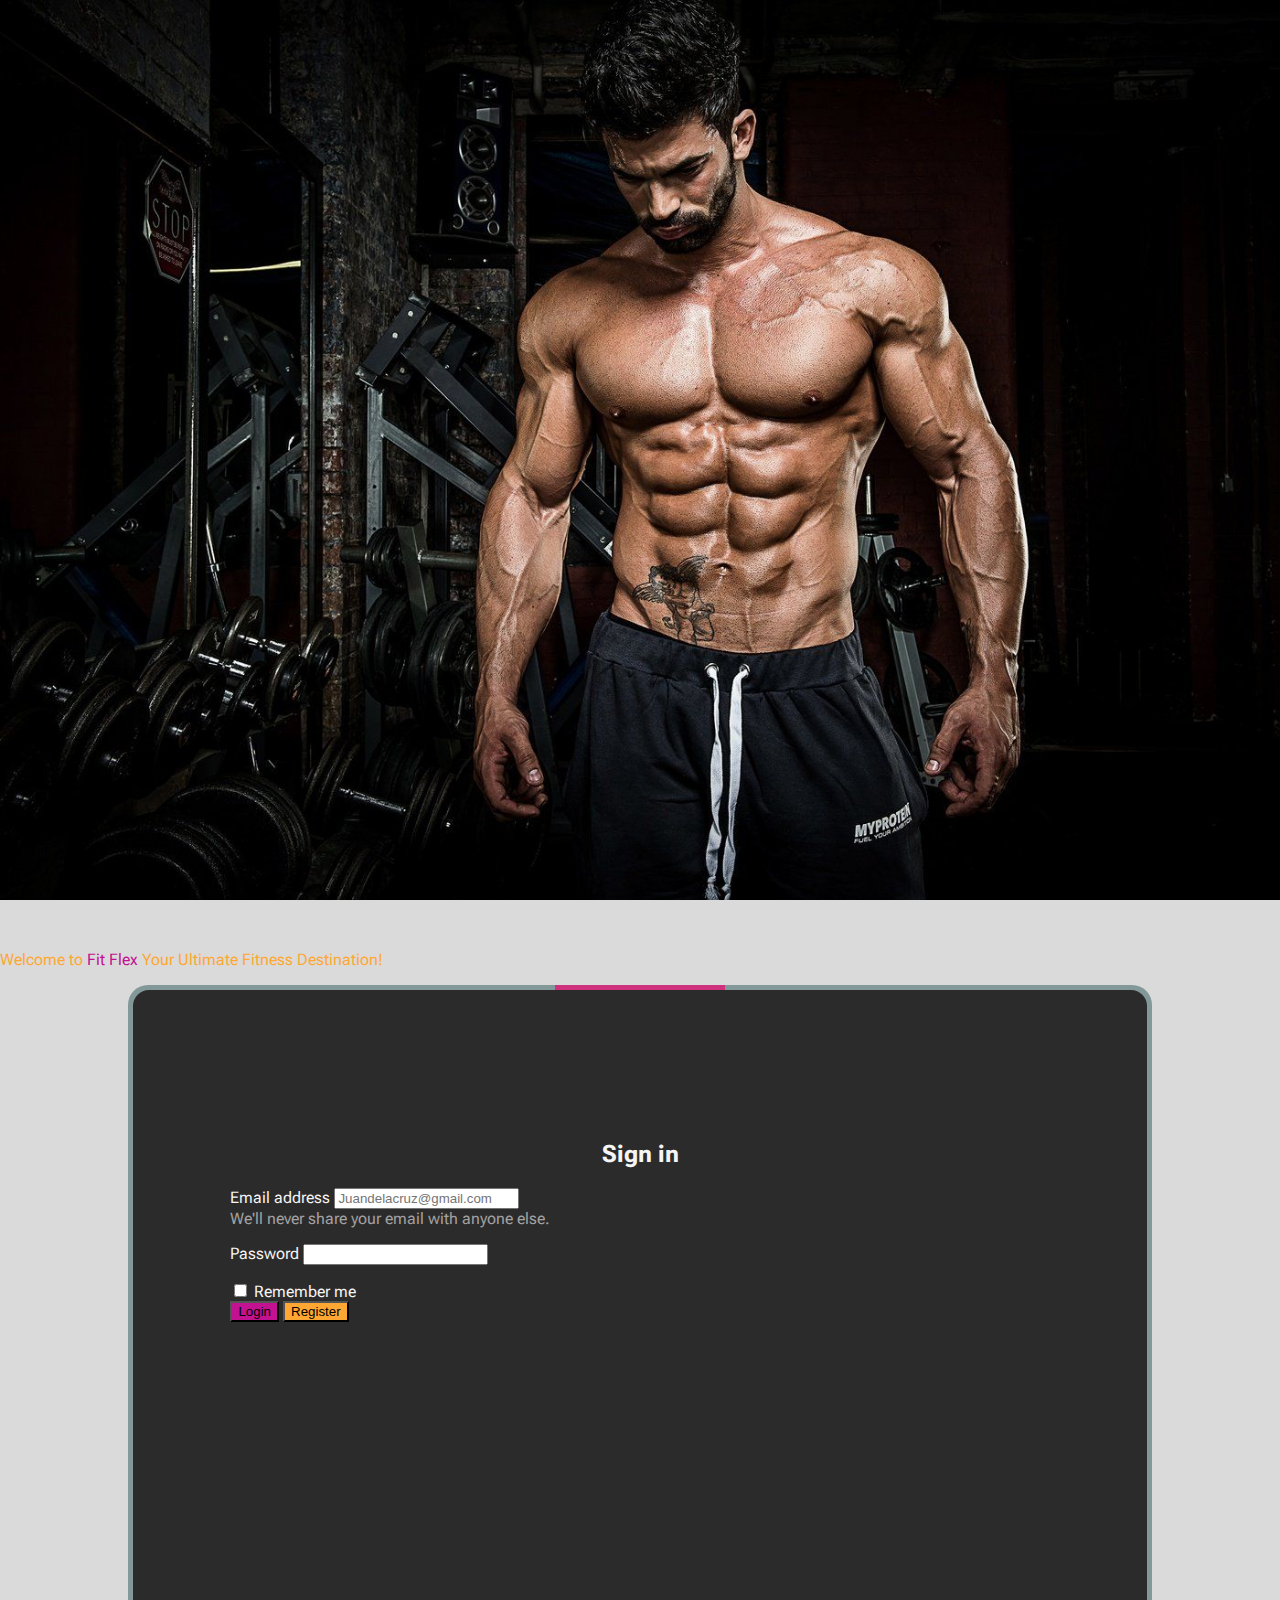
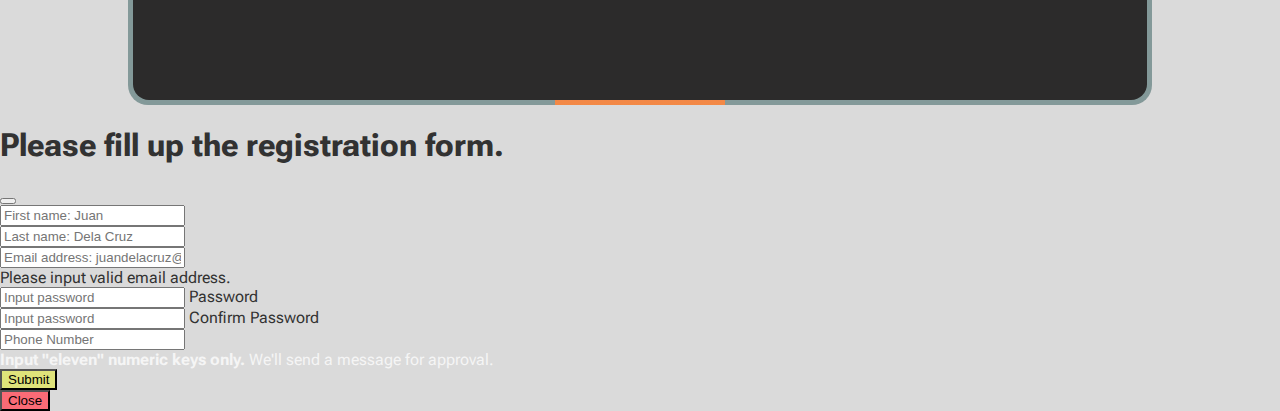
<file: index.html>
<!DOCTYPE html>
<html lang="en">
  <head>
    <meta charset="UTF-8" />
    <meta name="viewport" content="width=device-width, initial-scale=1.0" />
    <link
      href="https://cdn.jsdelivr.net/npm/bootstrap@5.3.2/dist/css/bootstrap.min.css"
      rel="stylesheet"
      integrity="sha384-T3c6CoIi6uLrA9TneNEoa7RxnatzjcDSCmG1MXxSR1GAsXEV/Dwwykc2MPK8M2HN"
      crossorigin="anonymous"
    />
    <script src="https://ajax.googleapis.com/ajax/libs/jquery/3.6.0/jquery.min.js"></script>
    <script
      src="https://cdn.jsdelivr.net/npm/bootstrap@5.3.2/dist/js/bootstrap.bundle.min.js"
      integrity="sha384-C6RzsynM9kWDrMNeT87bh95OGNyZPhcTNXj1NW7RuBCsyN/o0jlpcV8Qyq46cDfL"
      crossorigin="anonymous"
    ></script>
    <title>Login</title>
    <link rel="preconnect" href="https://fonts.googleapis.com" />
    <link rel="preconnect" href="https://fonts.gstatic.com" crossorigin />
    <link
      href="https://fonts.googleapis.com/css2?family=Roboto+Flex:opsz,wght@8..144,500&family=Roboto:wght@300&display=swap"
      rel="stylesheet"
    />
    <script src="js/index.js"></script>
    <script src="js/register.js"></script>
    <link rel="stylesheet" href="css/index.css" />
  </head>
  <body id="body">
    <section>
      <div class="container-fluid" id="login_frame">
        <div class="row">
          <!-- login image start -->
          <div class="col-lg-6">
            <img src="img/gym_person2.jpg" id="login_pic" />
          </div>
          <!-- login image end -->
          <!-- login form -->
          <div class="col-lg-6">
            <div id="intro_para">
              <p id="intro_welcome" class="display-5">
                Welcome to
                <span id="intro_welcome_text">Fit Flex</span> Your Ultimate
                Fitness Destination!
              </p>
            </div>
            <div id="box_form">
              <div id="box">
                <form id="form_content">
                  <h2 id="sign_in">Sign in</h2>
                  <label for="email_input" class="form-label mb-3"
                    >Email address</label
                  >
                  <input
                    type="email"
                    placeholder="Juandelacruz@gmail.com"
                    class="form-control"
                    id="email_input"
                    aria-describedby="email_help"
                  />
                  <div id="email_help" class="form-text">
                    We'll never share your email with anyone else.
                  </div>
                  <p id="email_checker"></p>

                  <label for="password_input" class="form-label mb-3"
                    >Password</label
                  >
                  <input
                    type="password"
                    class="form-control"
                    id="password_input"
                  />
                  <p id="pass_checker"></p>
                  <input
                    type="checkbox"
                    class="form-check-input mb-3"
                    id="check_input"
                  />
                  <label class="form-check-label" for="check_input"
                    >Remember me</label
                  >
                  <div class="mb-3">
                    <button type="submit" class="btn" id="login_btn">
                      Login
                    </button>
                    <button
                      type="button"
                      class="btn"
                      id="register_btn"
                      data-bs-toggle="modal"
                      data-bs-target="#registration"
                    >
                      Register
                    </button>
                  </div>
                </form>
              </div>
            </div>
          </div>
          <!-- login form end -->
        </div>
      </div>
      <!-- registration modal start -->
      <div class="row col-lg-12">
        <div
          class="modal fade"
          id="registration"
          tabindex="-1"
          aria-hidden="true"
        >
          <div
            class="modal-dialog modal-dialog-centered modal-dialog-scrollable"
          >
            <div class="modal-content">
              <div class="modal-header">
                <h1 class="modal-title fs-5 r-text">
                  Please fill up the registration form.
                </h1>
                <button
                  type="button"
                  class="btn-close"
                  data-bs-dismiss="modal"
                  aria-label="Close"
                ></button>
              </div>
              <div class="modal-body" id="modal_registration">
                <form id="regis_form" autocomplete="off">
                  <div class="row">
                    <div class="col-lg-6">
                      <input
                        type="text"
                        class="form-control"
                        required
                        placeholder="First name: Juan"
                        aria-label="First name"
                        id="first_name"
                      />
                    </div>
                    <div class="col-lg-6">
                      <input
                        type="text"
                        class="form-control"
                        required
                        placeholder="Last name: Dela Cruz"
                        aria-label="Last name"
                        id="last_name"
                      />
                    </div>
                  </div>
                  <div class="mb-3">
                    <input
                      type="email"
                      class="form-control"
                      required
                      id="costumer_email"
                      aria-describedby="r_email_help"
                      placeholder="Email address: juandelacruz@gmail.com"
                    />
                    <div id="r_email_help" class="form-text r-text">
                      Please input valid email address.
                    </div>
                  </div>
                  <div class="mb-3">
                    <input
                      type="password"
                      class="form-control"
                      required
                      id="costumer_password"
                      placeholder="Input password"
                    />
                    <label for="costumer_password" class="r-text"
                      >Password</label
                    >
                  </div>
                  <div>
                    <input
                      type="password"
                      class="form-control"
                      required
                      id="confirm_password"
                      placeholder="Input password"
                    />
                    <label for="confirm_password" class="r-text"
                      >Confirm Password</label
                    >
                  </div>
                  <div id="same_pass"></div>
                  <div class="mb-3">
                    <label for="costumer_number" class="form-label"></label>
                    <input
                      type="text"
                      class="form-control"
                      id="costumer_number"
                      aria-describedby="number_help"
                      placeholder="Phone Number"
                    />
                    <div id="number_help" class="form-text">
                      <strong>Input "eleven" numeric keys only.</strong>
                      We'll send a message for approval.
                    </div>
                  </div>
                  <div class="mb-3">
                    <button
                      type="submit"
                      class="btn btn-success"
                      id="submit_btn"
                    >
                      Submit
                    </button>
                  </div>
                </form>
              </div>
              <div class="modal-footer" id="modal_close">
                <button
                  type="button"
                  class="btn btn-secondary"
                  data-bs-dismiss="modal"
                  id="close_btn"
                >
                  Close
                </button>
              </div>
            </div>
          </div>
        </div>
      </div>
      <!-- registration modal end -->
    </section>
  </body>
</html>
</file>
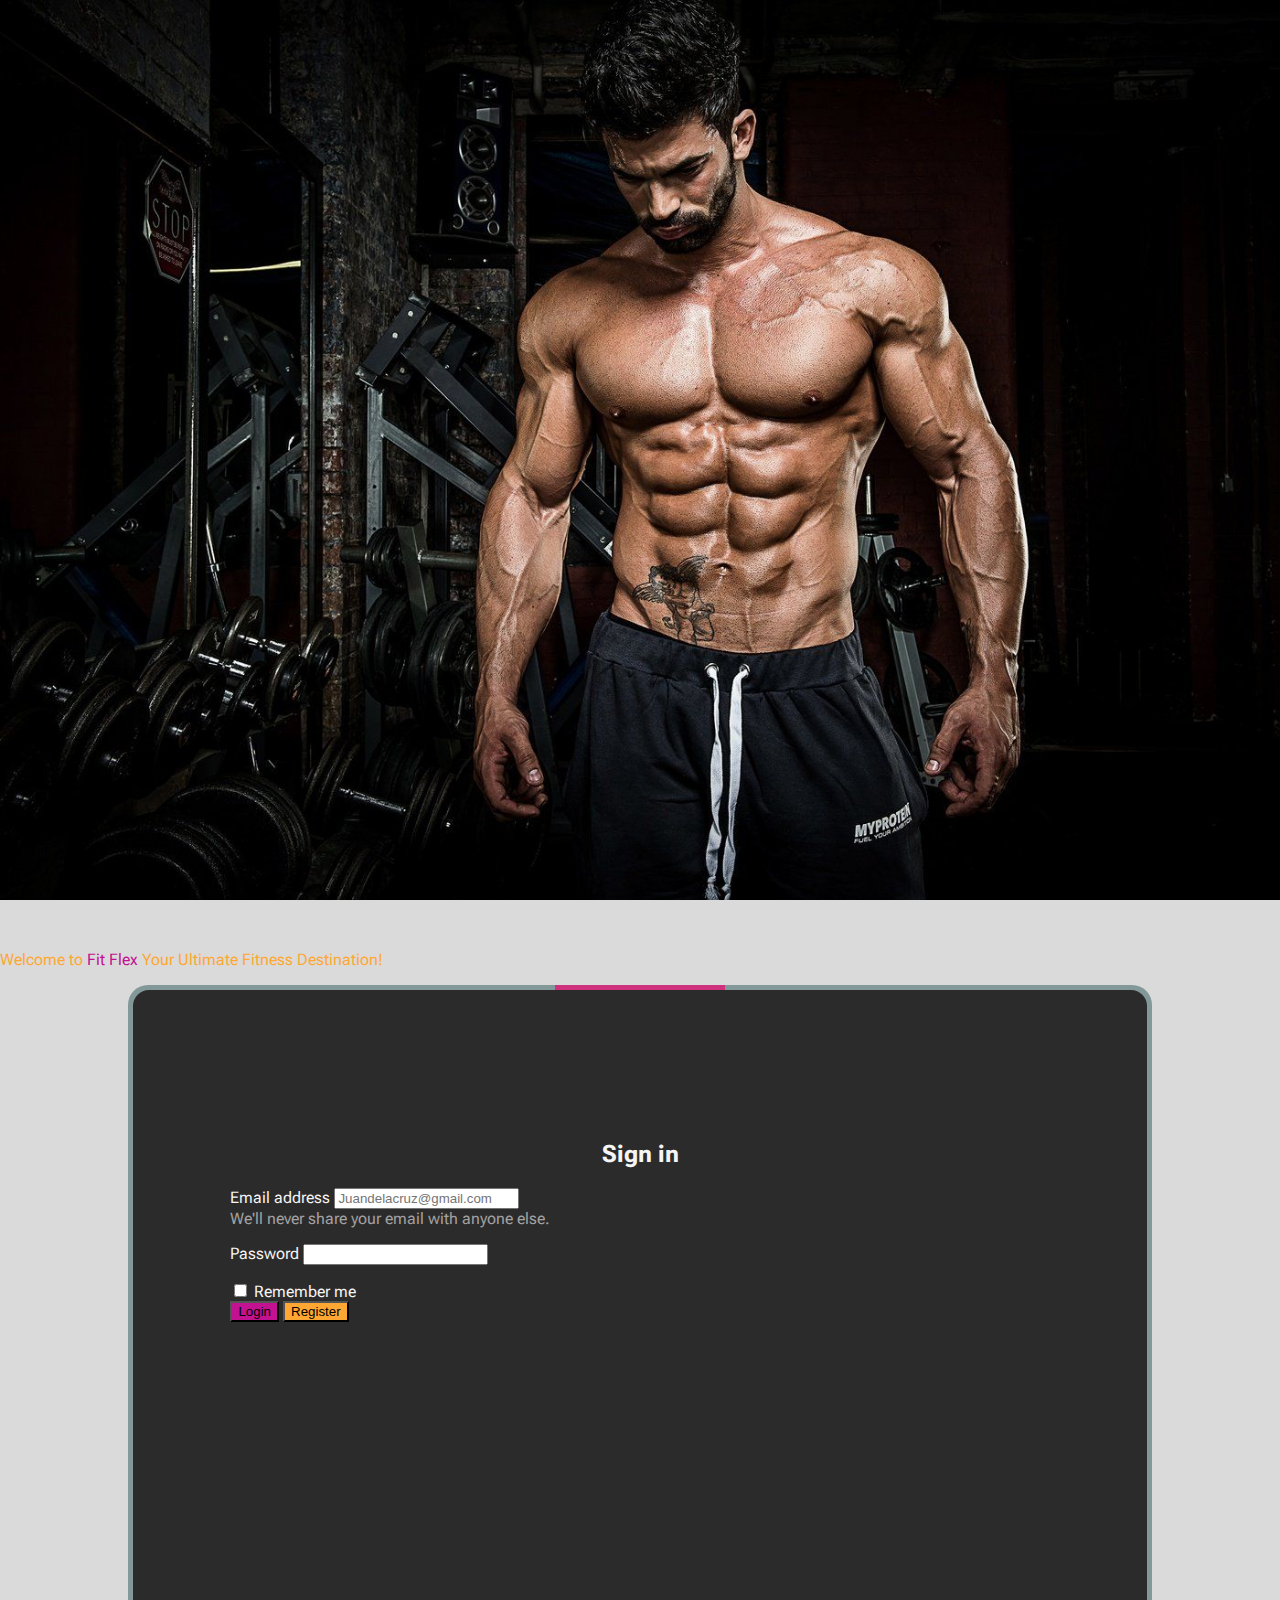
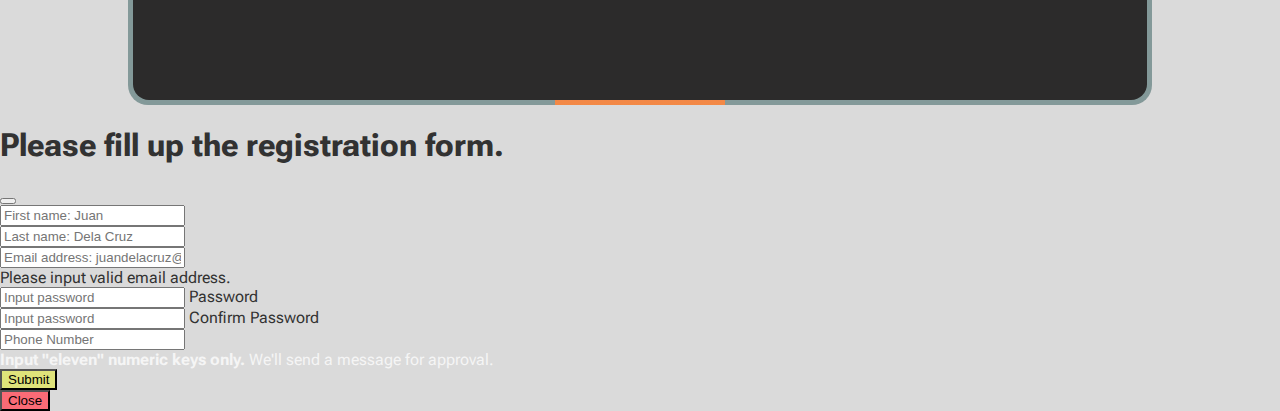
<file: html/index.html>
<!DOCTYPE html>
<html lang="en">
  <head>
    <meta charset="UTF-8" />
    <meta name="viewport" content="width=device-width, initial-scale=1.0" />
    <link
      href="https://cdn.jsdelivr.net/npm/bootstrap@5.3.2/dist/css/bootstrap.min.css"
      rel="stylesheet"
      integrity="sha384-T3c6CoIi6uLrA9TneNEoa7RxnatzjcDSCmG1MXxSR1GAsXEV/Dwwykc2MPK8M2HN"
      crossorigin="anonymous"
    />
    <script src="https://ajax.googleapis.com/ajax/libs/jquery/3.6.0/jquery.min.js"></script>
    <script
      src="https://cdn.jsdelivr.net/npm/bootstrap@5.3.2/dist/js/bootstrap.bundle.min.js"
      integrity="sha384-C6RzsynM9kWDrMNeT87bh95OGNyZPhcTNXj1NW7RuBCsyN/o0jlpcV8Qyq46cDfL"
      crossorigin="anonymous"
    ></script>
    <title>Login</title>
    <link rel="preconnect" href="https://fonts.googleapis.com" />
    <link rel="preconnect" href="https://fonts.gstatic.com" crossorigin />
    <link
      href="https://fonts.googleapis.com/css2?family=Roboto+Flex:opsz,wght@8..144,500&family=Roboto:wght@300&display=swap"
      rel="stylesheet"
    />
    <script src="../js/index.js"></script>
    <script src="../js/register.js"></script>
    <link rel="stylesheet" href="../css/index.css" />
  </head>
  <body id="body">
    <section>
      <div class="container-fluid" id="login_frame">
        <div class="row">
          <!-- login image start -->
          <div class="col-lg-6">
            <img src="../img/gym_person2.jpg" id="login_pic" />
          </div>
          <!-- login image end -->
          <!-- login form -->
          <div class="col-lg-6">
            <div id="intro_para">
              <p id="intro_welcome" class="display-5">
                Welcome to
                <span id="intro_welcome_text">Fit Flex</span> Your Ultimate
                Fitness Destination!
              </p>
            </div>
            <div id="box_form">
              <div id="box">
                <form id="form_content">
                  <h2 id="sign_in">Sign in</h2>
                  <label for="email_input" class="form-label mb-3"
                    >Email address</label
                  >
                  <input
                    type="email"
                    placeholder="Juandelacruz@gmail.com"
                    class="form-control"
                    id="email_input"
                    aria-describedby="email_help"
                  />
                  <div id="email_help" class="form-text">
                    We'll never share your email with anyone else.
                  </div>
                  <p id="email_checker"></p>

                  <label for="password_input" class="form-label mb-3"
                    >Password</label
                  >
                  <input
                    type="password"
                    class="form-control"
                    id="password_input"
                  />
                  <p id="pass_checker"></p>
                  <input
                    type="checkbox"
                    class="form-check-input mb-3"
                    id="check_input"
                  />
                  <label class="form-check-label" for="check_input"
                    >Remember me</label
                  >
                  <div class="mb-3">
                    <button type="submit" class="btn" id="login_btn">
                      Login
                    </button>
                    <button
                      type="button"
                      class="btn"
                      id="register_btn"
                      data-bs-toggle="modal"
                      data-bs-target="#registration"
                    >
                      Register
                    </button>
                  </div>
                </form>
              </div>
            </div>
          </div>
          <!-- login form end -->
        </div>
      </div>
      <!-- registration modal start -->
      <div class="row col-lg-12">
        <div
          class="modal fade"
          id="registration"
          tabindex="-1"
          aria-hidden="true"
        >
          <div
            class="modal-dialog modal-dialog-centered modal-dialog-scrollable"
          >
            <div class="modal-content">
              <div class="modal-header">
                <h1 class="modal-title fs-5 r-text">
                  Please fill up the registration form.
                </h1>
                <button
                  type="button"
                  class="btn-close"
                  data-bs-dismiss="modal"
                  aria-label="Close"
                ></button>
              </div>
              <div class="modal-body" id="modal_registration">
                <form id="regis_form" autocomplete="off">
                  <div class="row">
                    <div class="col-lg-6">
                      <input
                        type="text"
                        class="form-control"
                        required
                        placeholder="First name: Juan"
                        aria-label="First name"
                        id="first_name"
                      />
                    </div>
                    <div class="col-lg-6">
                      <input
                        type="text"
                        class="form-control"
                        required
                        placeholder="Last name: Dela Cruz"
                        aria-label="Last name"
                        id="last_name"
                      />
                    </div>
                  </div>
                  <div class="mb-3">
                    <input
                      type="email"
                      class="form-control"
                      required
                      id="costumer_email"
                      aria-describedby="r_email_help"
                      placeholder="Email address: juandelacruz@gmail.com"
                    />
                    <div id="r_email_help" class="form-text r-text">
                      Please input valid email address.
                    </div>
                  </div>
                  <div class="mb-3">
                    <input
                      type="password"
                      class="form-control"
                      required
                      id="costumer_password"
                      placeholder="Input password"
                    />
                    <label for="costumer_password" class="r-text"
                      >Password</label
                    >
                  </div>
                  <div>
                    <input
                      type="password"
                      class="form-control"
                      required
                      id="confirm_password"
                      placeholder="Input password"
                    />
                    <label for="confirm_password" class="r-text"
                      >Confirm Password</label
                    >
                  </div>
                  <div id="same_pass"></div>
                  <div class="mb-3">
                    <label for="costumer_number" class="form-label"></label>
                    <input
                      type="text"
                      class="form-control"
                      id="costumer_number"
                      aria-describedby="number_help"
                      placeholder="Phone Number"
                    />
                    <div id="number_help" class="form-text">
                      <strong>Input "eleven" numeric keys only.</strong>
                      We'll send a message for approval.
                    </div>
                  </div>
                  <div class="mb-3">
                    <button
                      type="submit"
                      class="btn btn-success"
                      id="submit_btn"
                    >
                      Submit
                    </button>
                  </div>
                </form>
              </div>
              <div class="modal-footer" id="modal_close">
                <button
                  type="button"
                  class="btn btn-secondary"
                  data-bs-dismiss="modal"
                  id="close_btn"
                >
                  Close
                </button>
              </div>
            </div>
          </div>
        </div>
      </div>
      <!-- registration modal end -->
    </section>
  </body>
</html>
</file>
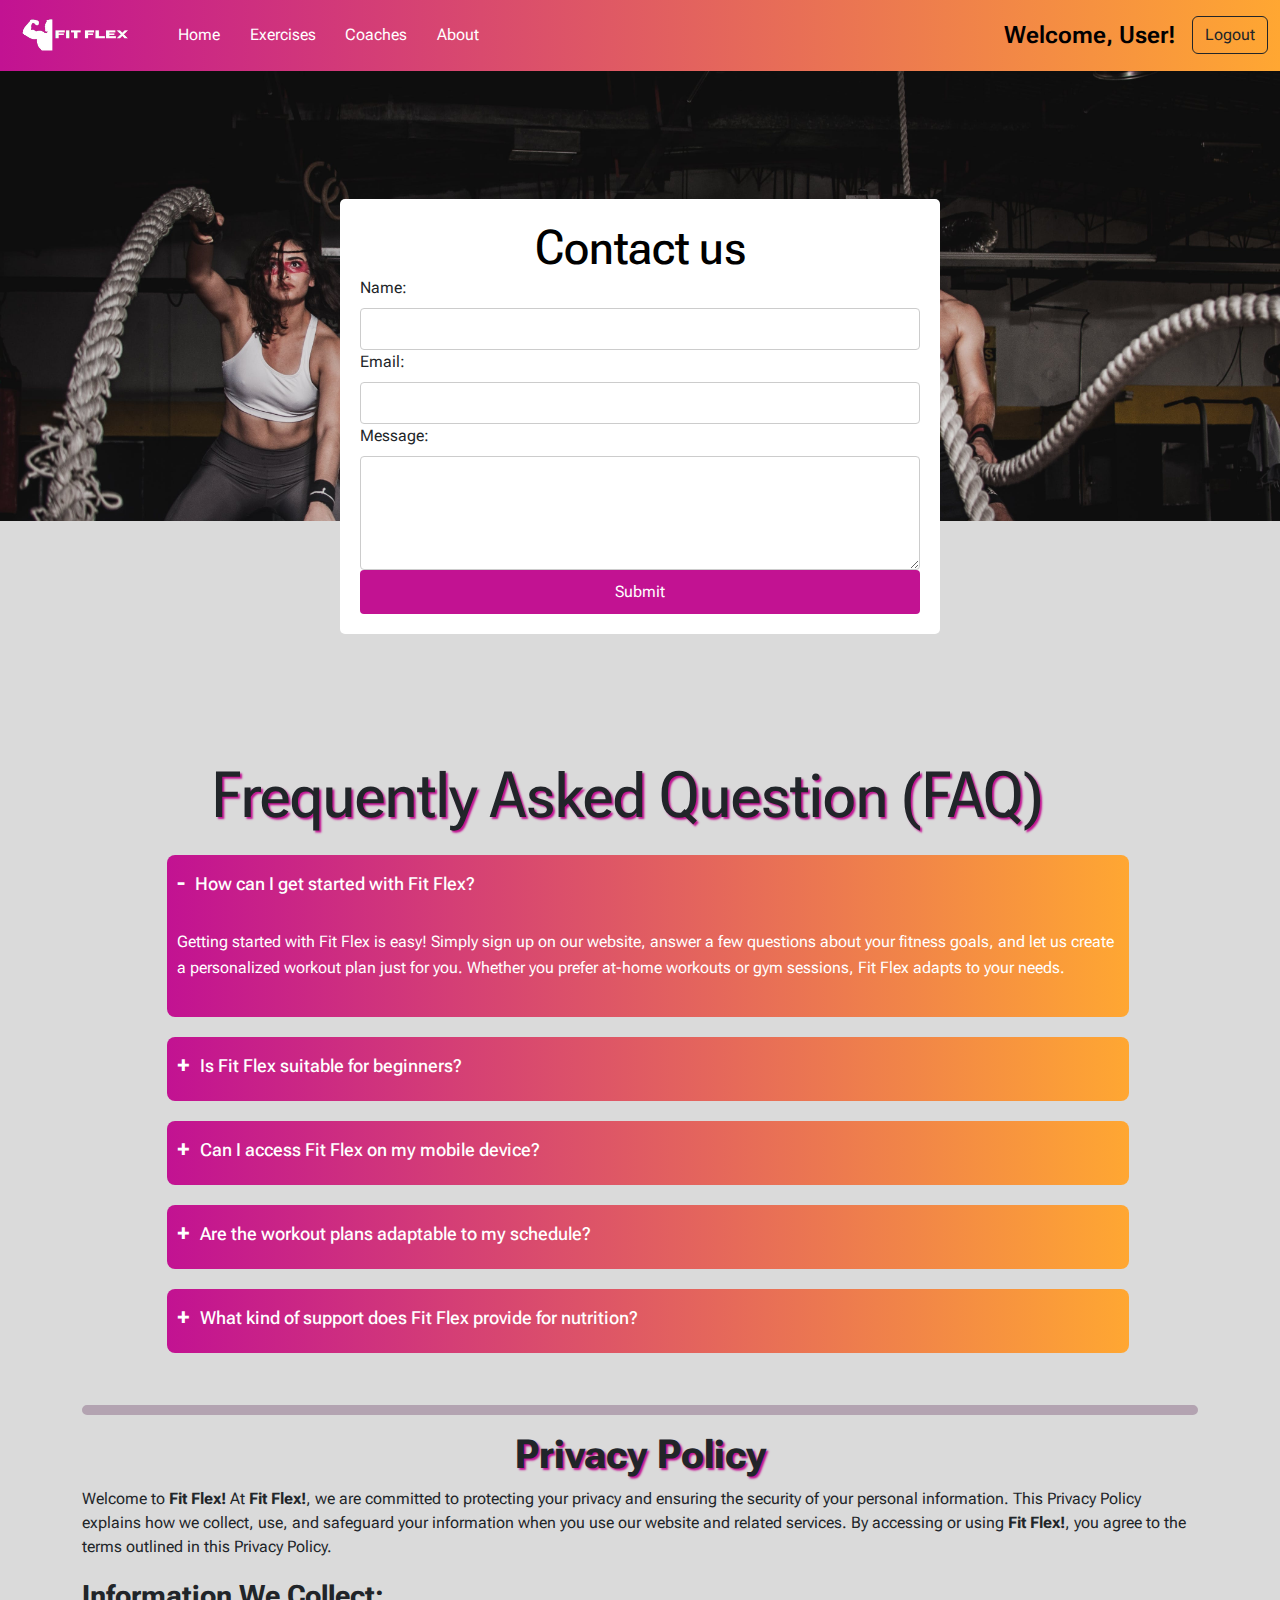
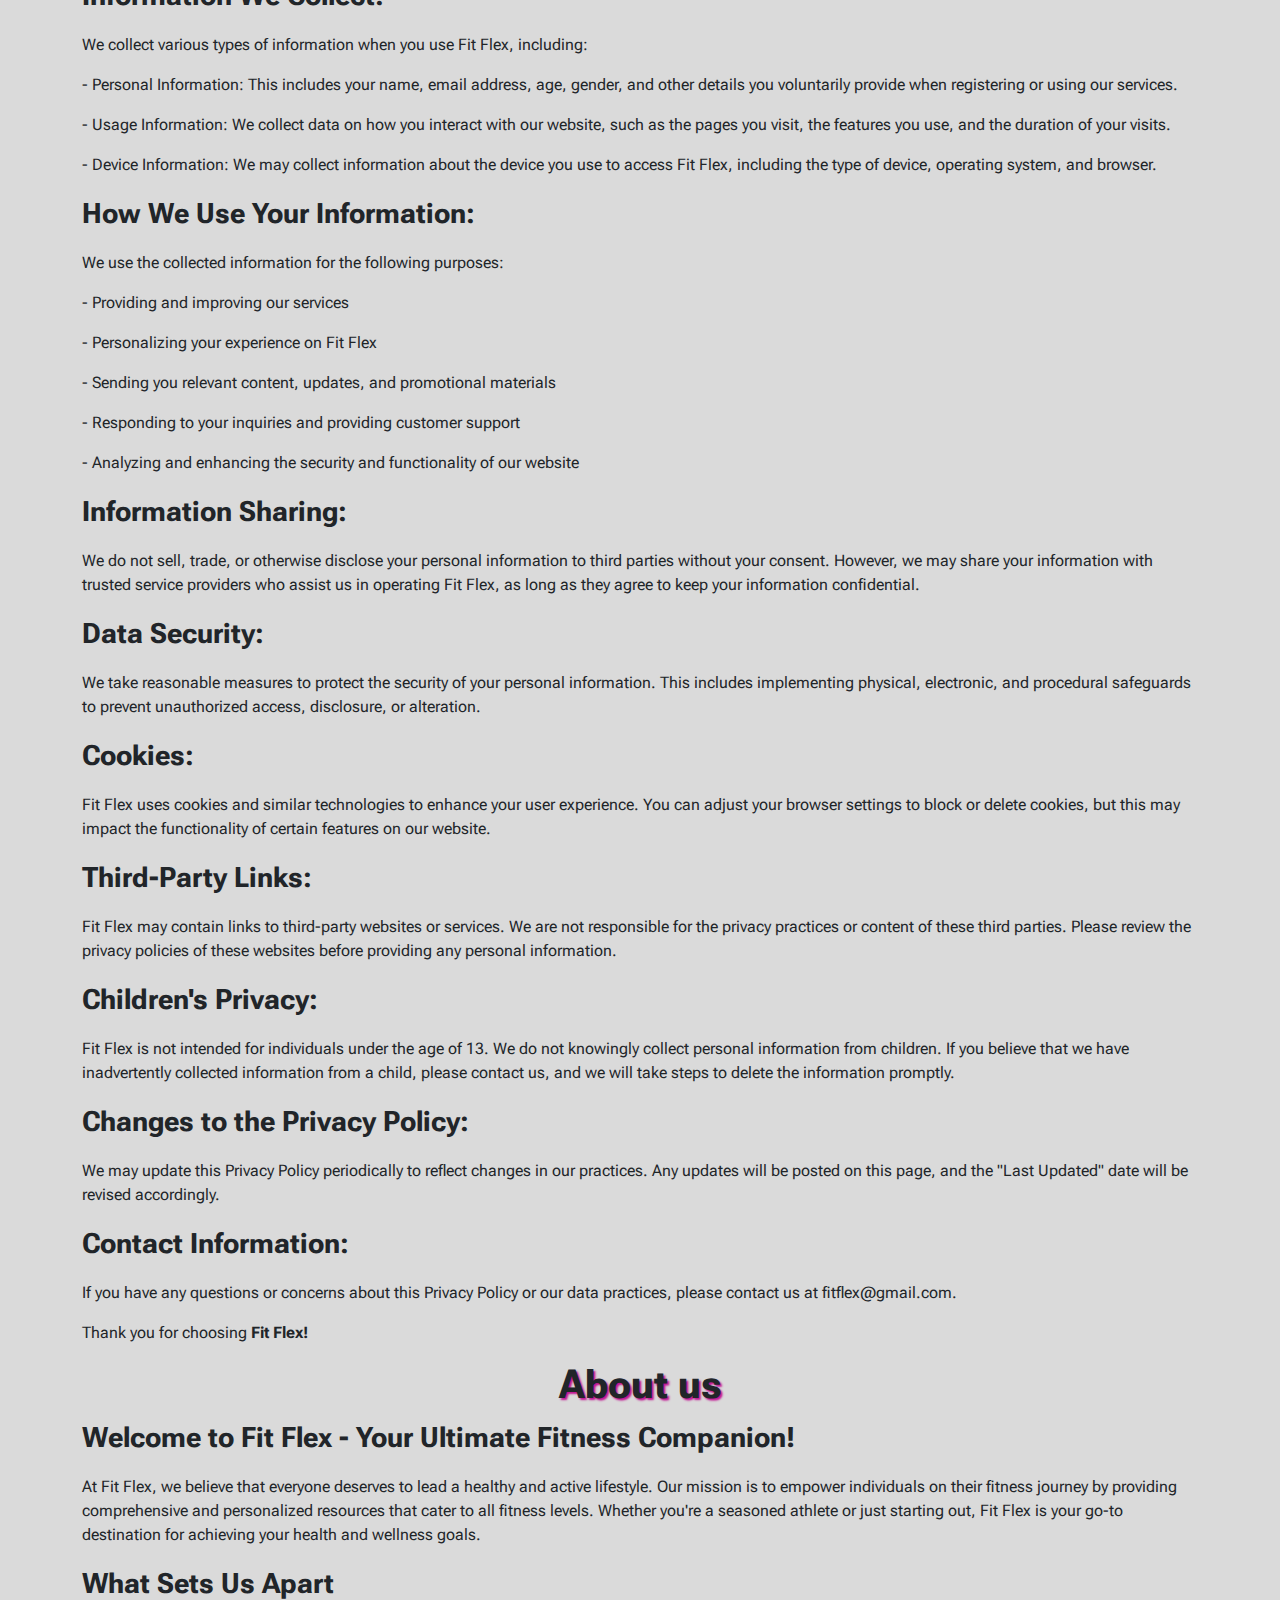
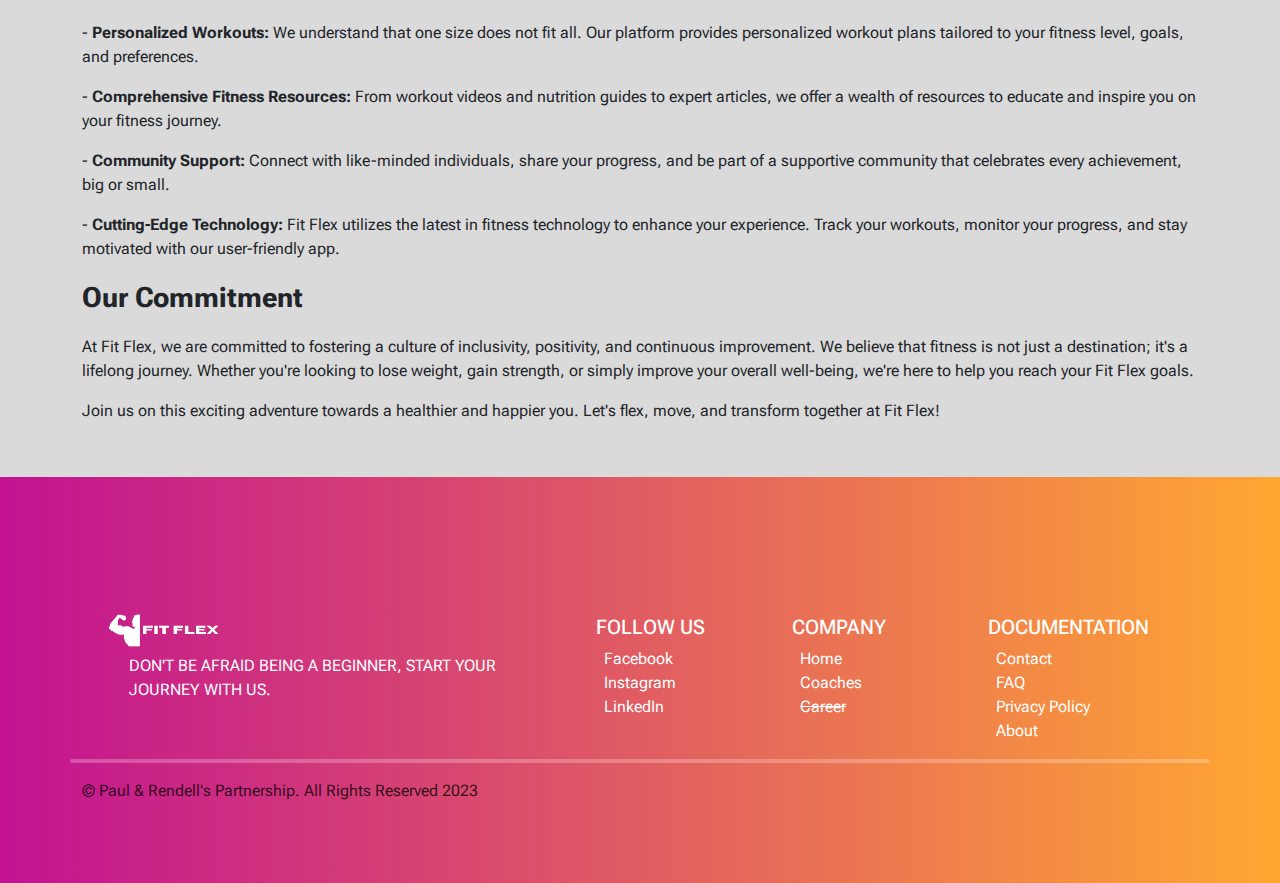
<file: about.html>
<!DOCTYPE html>
<html lang="en">
  <head>
    <meta charset="UTF-8" />
    <meta name="viewport" content="width=device-width, initial-scale=1.0" />
    <link
      rel="stylesheet"
      href="https://cdn.jsdelivr.net/npm/bootstrap@5.2.0/dist/css/bootstrap.min.css"
    />
    <script src="https://ajax.googleapis.com/ajax/libs/jquery/3.6.0/jquery.min.js"></script>
    <script src="https://cdn.jsdelivr.net/npm/bootstrap@5.0.2/dist/js/bootstrap.bundle.min.js"></script>

    <link rel="preconnect" href="https://fonts.googleapis.com" />
    <link rel="preconnect" href="https://fonts.gstatic.com" crossorigin />

    <link
      href="https://fonts.googleapis.com/css2?family=Roboto+Flex:opsz,wght@8..144,500&family=Roboto:wght@300&display=swap"
      rel="stylesheet"
    />
    <link
      rel="stylesheet"
      href="https://fonts.googleapis.com/css2?family=Material+Symbols+Outlined:opsz,wght,FILL,GRAD@24,400,0,0"
    />
    <link rel="stylesheet" href="css/about_us.css" />
    <script src="js/logout.js"></script>
    <script src="js/about.js"></script>
    <link
      rel="shortcut icon"
      href="img/favicon1.png
      "
      type="image/png"
    />
    <title>About</title>
  </head>
  <body>
    <!-- Navigation Bar -->
    <nav class="navbar navbar-expand-lg bg-body-tertiary">
      <div class="container-fluid">
        <a class="navbar-brand" href="#"
          ><img src="img/favicon.png" alt="fit-flex logo" id="logo"
        /></a>
        <button
          class="navbar-toggler"
          type="button"
          data-bs-toggle="collapse"
          data-bs-target="#navbarNav"
          aria-controls="navbarNav"
          aria-expanded="false"
          aria-label="Toggle navigation"
        >
          <span class="navbar-toggler-icon"></span>
        </button>
        <div class="collapse navbar-collapse" id="navbarNav">
          <ul class="navbar-nav">
            <li class="nav-item">
              <a class="nav-link nav-text" aria-current="page" href="home.html"
                >Home</a
              >
            </li>
            <li class="nav-item">
              <a class="nav-link nav-text" href="exercises.html">Exercises</a>
            </li>
            <li class="nav-item">
              <a class="nav-link nav-text" href="instructors.html">Coaches</a>
            </li>
            <li class="nav-item">
              <a class="nav-link nav-text" href="about.html">About</a>
            </li>
          </ul>
        </div>
        <span class="nav-text me-3 fs-4" id="welcome">Welcome, User!</span>
        <button class="btn btn-outline-dark" type="button" id="btn-logout">
          Logout
        </button>
      </div>
    </nav>
    <!-- Content -->

    <div class="row bg1 contact_us">
      <div class="container-fluid">
        <div class="contact-form-container">
          <div class="col-lg-12">
            <h2 id="contacth2">Contact us</h2>
            <form action="#" method="post" class="contact-form">
              <label for="name">Name:</label>
              <input type="text" id="name" name="name" required />

              <label for="email">Email:</label>
              <input type="email" id="email" name="email" required />

              <label for="message">Message:</label>
              <textarea
                id="message"
                name="message"
                rows="4"
                required
              ></textarea>

              <input type="submit" value="Submit" id="contact-submit" />
            </form>
          </div>
        </div>
      </div>
    </div>

    <br />

    <div class="container-fluid">
      <div class="row container-fluid">
        <ul class="accordion">
          <h3 class="text-center FAQ" id="faq">
            Frequently Asked Question (FAQ)
          </h3>
          <li>
            <input type="radio" name="accordion" id="q1" checked />
            <label for="q1">How can I get started with Fit Flex?</label>
            <div class="content">
              <p>
                Getting started with Fit Flex is easy! Simply sign up on our
                website, answer a few questions about your fitness goals, and
                let us create a personalized workout plan just for you. Whether
                you prefer at-home workouts or gym sessions, Fit Flex adapts to
                your needs.
              </p>
            </div>
          </li>
          <li>
            <input type="radio" name="accordion" id="q2" />
            <label for="q2">Is Fit Flex suitable for beginners?</label>
            <div class="content">
              <p>
                Absolutely! Fit Flex is designed for individuals of all fitness
                levels. Our platform offers beginner-friendly workouts and
                step-by-step guidance to ensure a comfortable and effective
                fitness journey, whether you're a seasoned pro or just starting
                out.
              </p>
            </div>
          </li>
          <li>
            <input type="radio" name="accordion" id="q3" />
            <label for="q3">Can I access Fit Flex on my mobile device?</label>
            <div class="content">
              <p>
                Yes, Fit Flex is fully mobile-responsive. Download our
                user-friendly app from the App Store or Google Play to have your
                personalized workouts, progress tracking, and fitness community
                support right at your fingertips.
              </p>
            </div>
          </li>
          <li>
            <input type="radio" name="accordion" id="q4" />
            <label for="q4"
              >Are the workout plans adaptable to my schedule?</label
            >
            <div class="content">
              <p>
                Absolutely! Fit Flex understands the importance of flexibility
                in a busy lifestyle. Our workout plans can be easily customized
                to fit your schedule, allowing you to stay committed to your
                fitness goals without compromising on your daily routine.
              </p>
            </div>
          </li>
          <li>
            <input type="radio" name="accordion" id="q5" />
            <label for="q5"
              >What kind of support does Fit Flex provide for nutrition?</label
            >
            <div class="content">
              <p>
                Fit Flex offers comprehensive nutritional resources, including
                meal plans and expert advice. While we focus on personalized
                fitness, we understand the vital role nutrition plays in
                achieving your goals. Explore our nutrition guides to complement
                your workout routine and optimize your overall well-being.
              </p>
            </div>
          </li>
        </ul>
      </div>
    </div>

    <div class="container">
      <hr id="divider" />
    </div>

    <div class="container" id="privacy">
      <div class="row">
        <h1 class="d-flex justify-content-center">
          <b>Privacy Policy</b>
        </h1>
        <p>
          Welcome to <b>Fit Flex!</b> At <b>Fit Flex!</b>, we are committed to
          protecting your privacy and ensuring the security of your personal
          information. This Privacy Policy explains how we collect, use, and
          safeguard your information when you use our website and related
          services. By accessing or using <b>Fit Flex!</b>, you agree to the
          terms outlined in this Privacy Policy.
        </p>
        <br />
        <p class="fs-3"><b>Information We Collect:</b></p>
        <br />
        <p>
          We collect various types of information when you use Fit Flex,
          including:
        </p>
        <p>
          - Personal Information: This includes your name, email address, age,
          gender, and other details you voluntarily provide when registering or
          using our services.
        </p>
        <p>
          - Usage Information: We collect data on how you interact with our
          website, such as the pages you visit, the features you use, and the
          duration of your visits.
        </p>
        <p>
          - Device Information: We may collect information about the device you
          use to access Fit Flex, including the type of device, operating
          system, and browser.
        </p>
        <p class="fs-3"><b>How We Use Your Information:</b></p>
        <p>We use the collected information for the following purposes:</p>
        <p>- Providing and improving our services</p>
        <p>- Personalizing your experience on Fit Flex</p>
        <p>
          - Sending you relevant content, updates, and promotional materials
        </p>
        <p>- Responding to your inquiries and providing customer support</p>
        <p>
          - Analyzing and enhancing the security and functionality of our
          website
        </p>
        <p class="fs-3"><b>Information Sharing:</b></p>
        <p>
          We do not sell, trade, or otherwise disclose your personal information
          to third parties without your consent. However, we may share your
          information with trusted service providers who assist us in operating
          Fit Flex, as long as they agree to keep your information confidential.
        </p>
        <p class="fs-3"><b>Data Security:</b></p>
        <p>
          We take reasonable measures to protect the security of your personal
          information. This includes implementing physical, electronic, and
          procedural safeguards to prevent unauthorized access, disclosure, or
          alteration.
        </p>
        <p class="fs-3"><b>Cookies:</b></p>
        <p>
          Fit Flex uses cookies and similar technologies to enhance your user
          experience. You can adjust your browser settings to block or delete
          cookies, but this may impact the functionality of certain features on
          our website.
        </p>
        <p class="fs-3"><b>Third-Party Links:</b></p>
        <p>
          Fit Flex may contain links to third-party websites or services. We are
          not responsible for the privacy practices or content of these third
          parties. Please review the privacy policies of these websites before
          providing any personal information.
        </p>
        <p class="fs-3"><b>Children's Privacy:</b></p>
        <p>
          Fit Flex is not intended for individuals under the age of 13. We do
          not knowingly collect personal information from children. If you
          believe that we have inadvertently collected information from a child,
          please contact us, and we will take steps to delete the information
          promptly.
        </p>
        <p class="fs-3"><b>Changes to the Privacy Policy:</b></p>
        <p>
          We may update this Privacy Policy periodically to reflect changes in
          our practices. Any updates will be posted on this page, and the "Last
          Updated" date will be revised accordingly.
        </p>
        <p class="fs-3"><b>Contact Information:</b></p>
        <p>
          If you have any questions or concerns about this Privacy Policy or our
          data practices, please contact us at fitflex@gmail.com.
        </p>
        <p>Thank you for choosing <b>Fit Flex!</b></p>
      </div>
    </div>

    <div class="container" id="about">
      <div class="row">
        <h1 class="d-flex justify-content-center">
          <b>About us</b>
        </h1>
        <p class="fs-3">
          <b>Welcome to Fit Flex - Your Ultimate Fitness Companion!</b>
        </p>
        <p>
          At Fit Flex, we believe that everyone deserves to lead a healthy and
          active lifestyle. Our mission is to empower individuals on their
          fitness journey by providing comprehensive and personalized resources
          that cater to all fitness levels. Whether you're a seasoned athlete or
          just starting out, Fit Flex is your go-to destination for achieving
          your health and wellness goals.
        </p>

        <p class="fs-3"><b>What Sets Us Apart</b></p>
        <p>
          - <b>Personalized Workouts:</b> We understand that one size does not
          fit all. Our platform provides personalized workout plans tailored to
          your fitness level, goals, and preferences.
        </p>
        <p>
          - <b>Comprehensive Fitness Resources:</b> From workout videos and
          nutrition guides to expert articles, we offer a wealth of resources to
          educate and inspire you on your fitness journey.
        </p>
        <p>
          - <b>Community Support:</b> Connect with like-minded individuals,
          share your progress, and be part of a supportive community that
          celebrates every achievement, big or small.
        </p>
        <p>
          - <b>Cutting-Edge Technology:</b> Fit Flex utilizes the latest in
          fitness technology to enhance your experience. Track your workouts,
          monitor your progress, and stay motivated with our user-friendly app.
        </p>
        <p class="fs-3"><b>Our Commitment</b></p>
        <p>
          At Fit Flex, we are committed to fostering a culture of inclusivity,
          positivity, and continuous improvement. We believe that fitness is not
          just a destination; it's a lifelong journey. Whether you're looking to
          lose weight, gain strength, or simply improve your overall well-being,
          we're here to help you reach your Fit Flex goals.
        </p>
        <p>
          Join us on this exciting adventure towards a healthier and happier
          you. Let's flex, move, and transform together at Fit Flex!
        </p>
      </div>
    </div>
  </body>
  <!-- Footer -->
  <footer class="footer">
    <div class="col-lg-12">
      <div class="row">
        <div class="col-lg-5">
          <div class="container container-fluid">
            <img src="img/favicon.png" id="favicon-footer" />
            <ul id="footer-lists">
              <li>
                DON'T BE AFRAID BEING A BEGINNER, START YOUR JOURNEY WITH US.
              </li>
            </ul>
          </div>
        </div>
        <div class="col-lg-2 mt-0">
          <div class="container">
            <h2>FOLLOW US</h2>
            <ul>
              <li>
                <a href="www.facebook.com/">Facebook</a>
              </li>
              <li>
                <a href="www.instagram.com/">Instagram</a>
              </li>
              <li>
                <a href="www.linkedin.com/">LinkedIn</a>
              </li>
            </ul>
          </div>
        </div>
        <div class="col-lg-2">
          <div class="container">
            <h2>COMPANY</h2>
            <ul>
              <li>
                <a href="home.html">Home</a>
              </li>

              <li>
                <a href="instructors.html">Coaches</a>
              </li>
              <li>
                <a class="text-decoration-line-through">Career</a>
              </li>
            </ul>
          </div>
        </div>
        <div class="col-lg-2">
          <div class="container">
            <h2>DOCUMENTATION</h2>
            <ul>
              <li>
                <a href="#contacth2">Contact</a>
              </li>
              <li>
                <a href="#faq">FAQ</a>
              </li>
              <li>
                <a href="#privacy">Privacy Policy</a>
              </li>
              <li>
                <a href="#about">About</a>
              </li>
            </ul>
          </div>
        </div>
      </div>
    </div>
    <div class="container">
      <div class="row"><hr /></div>
    </div>
    <div class="container">
      <div class="row">
        <p id="copyright">
          © Paul & Rendell's Partnership. All Rights Reserved 2023
        </p>
      </div>
    </div>
  </footer>
</html>
</file>
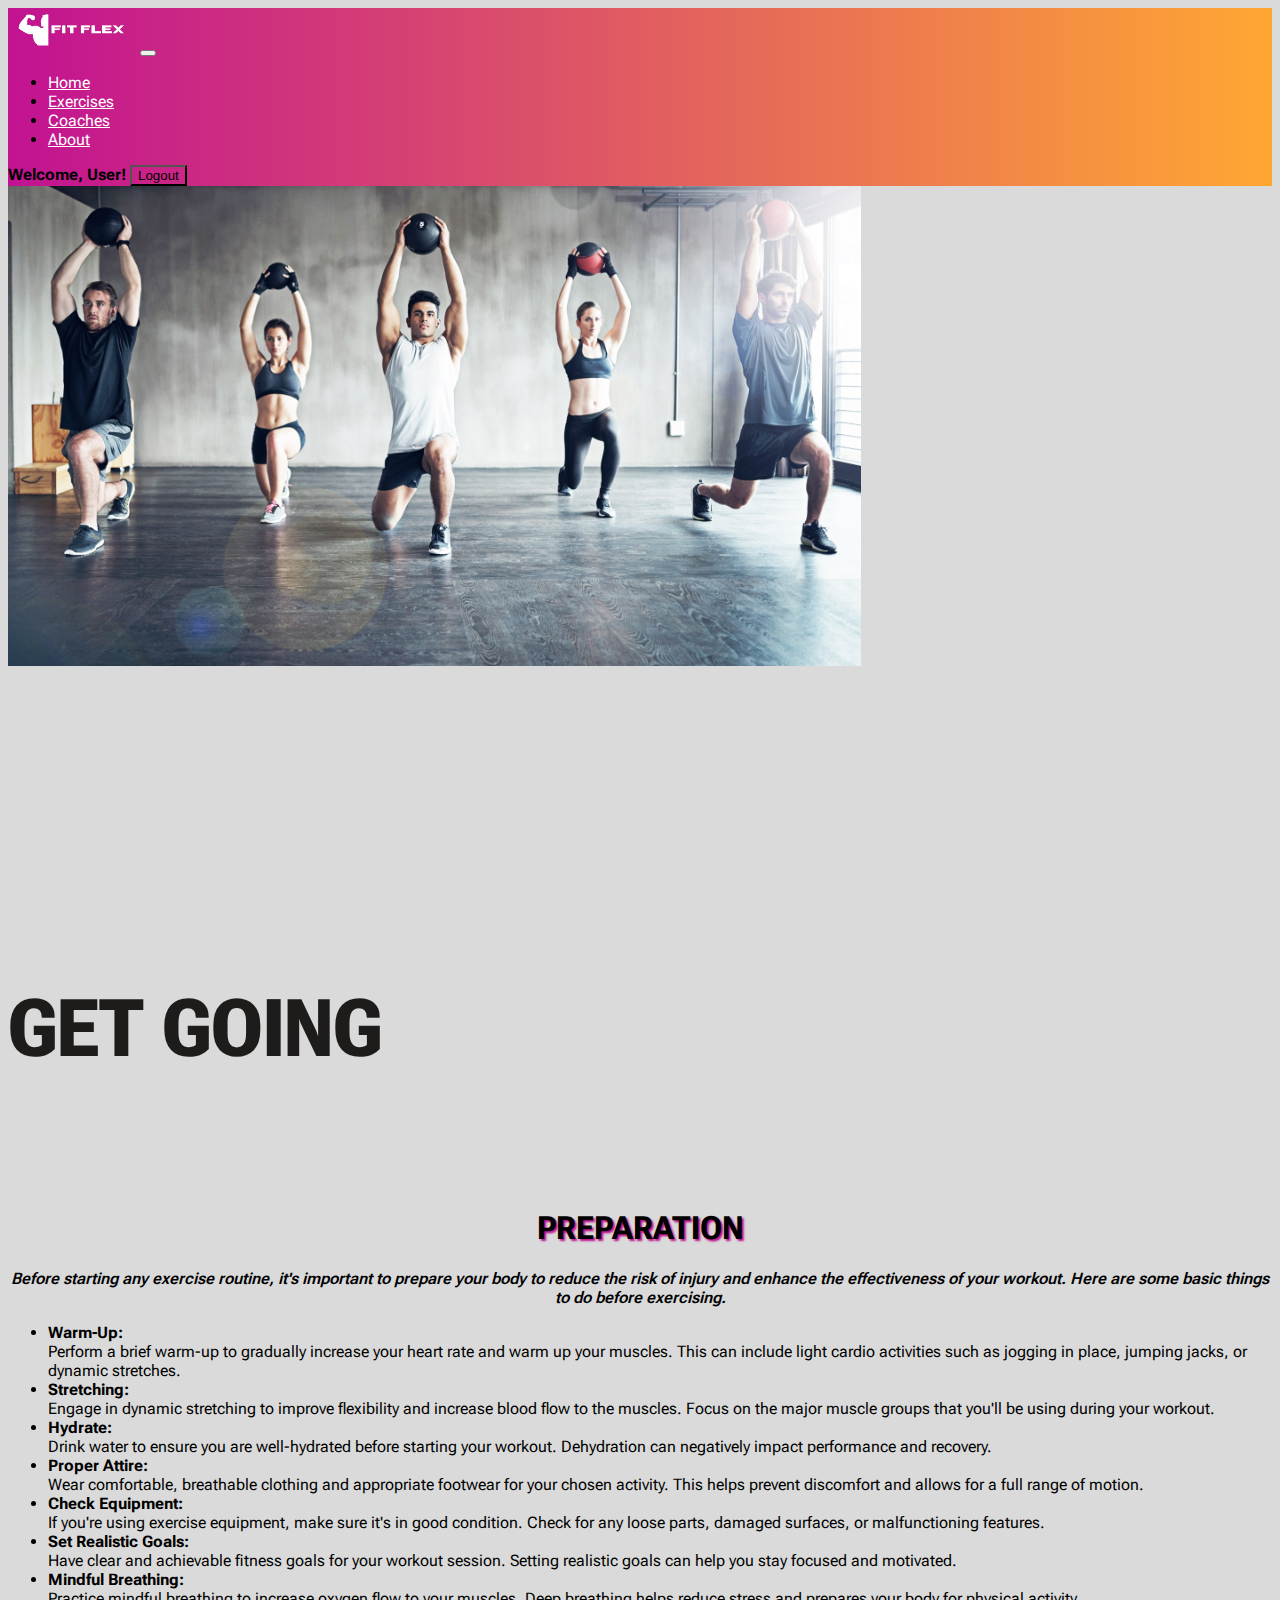
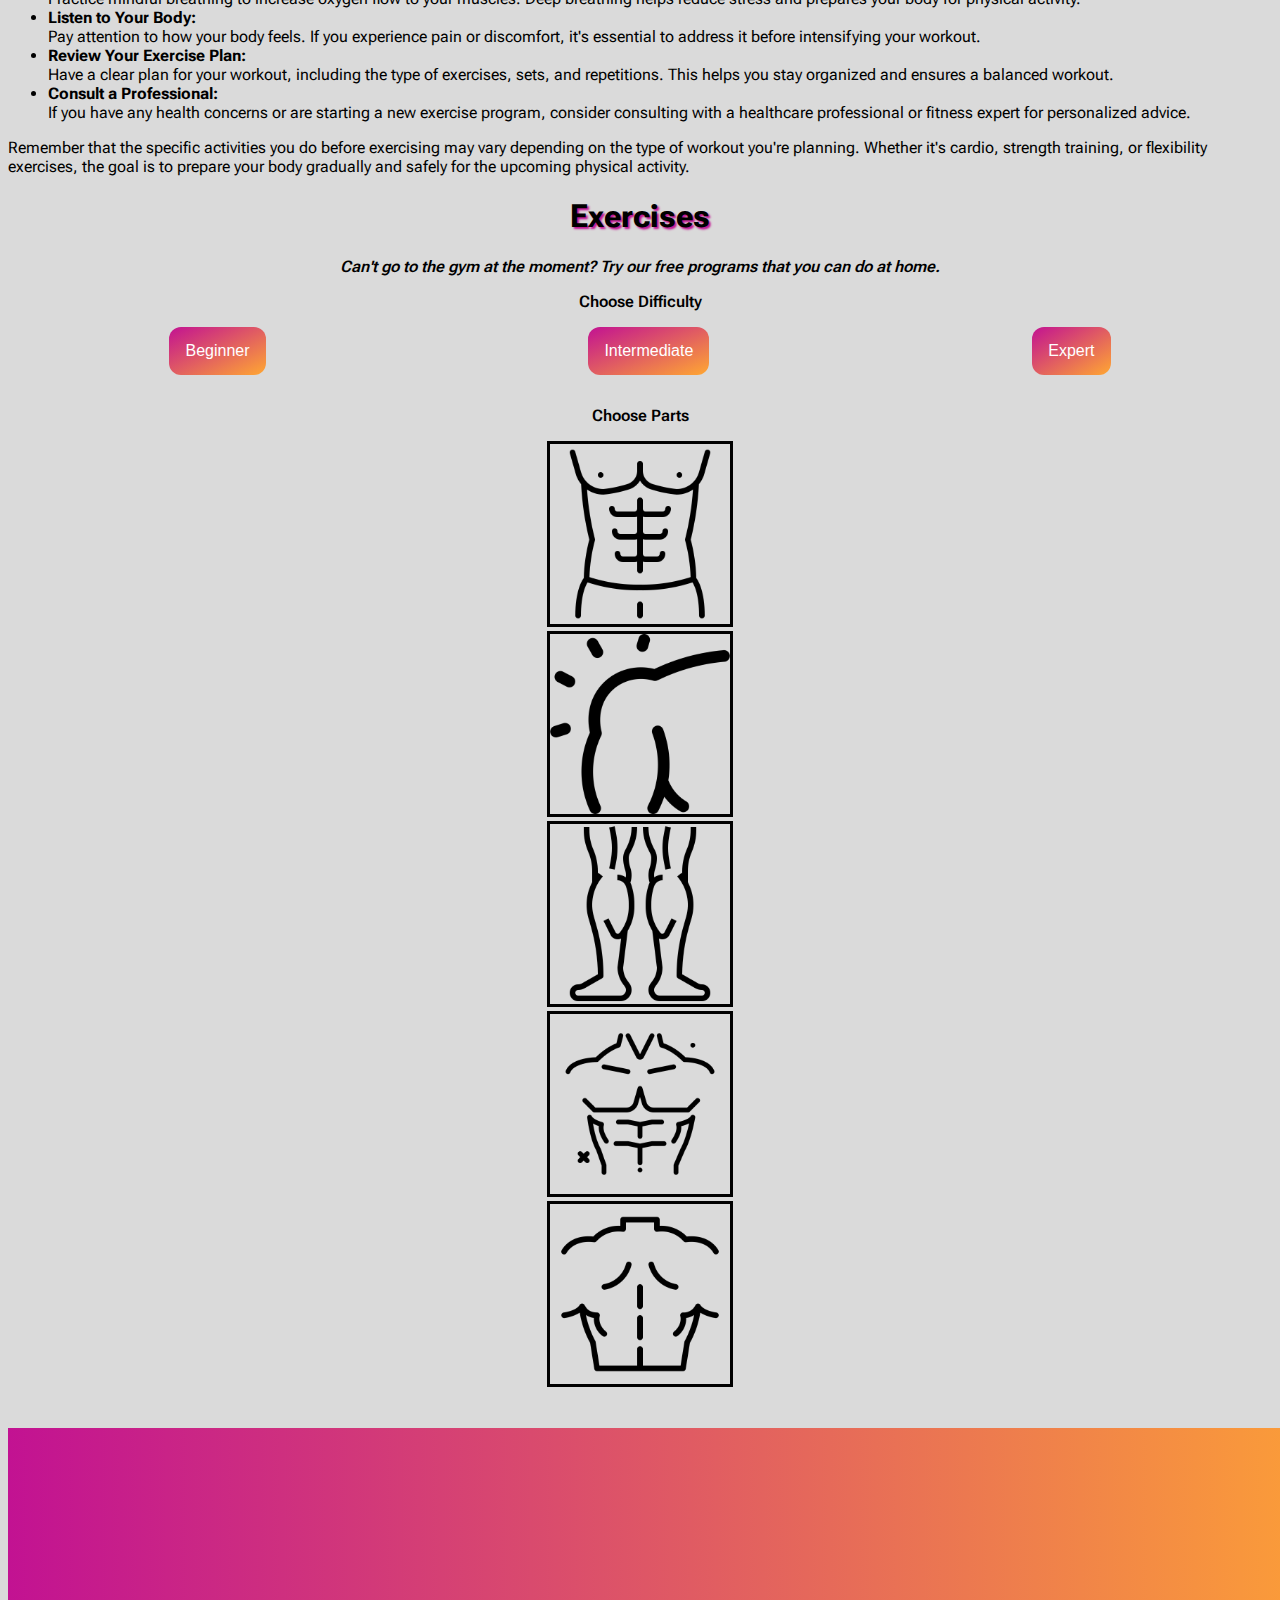
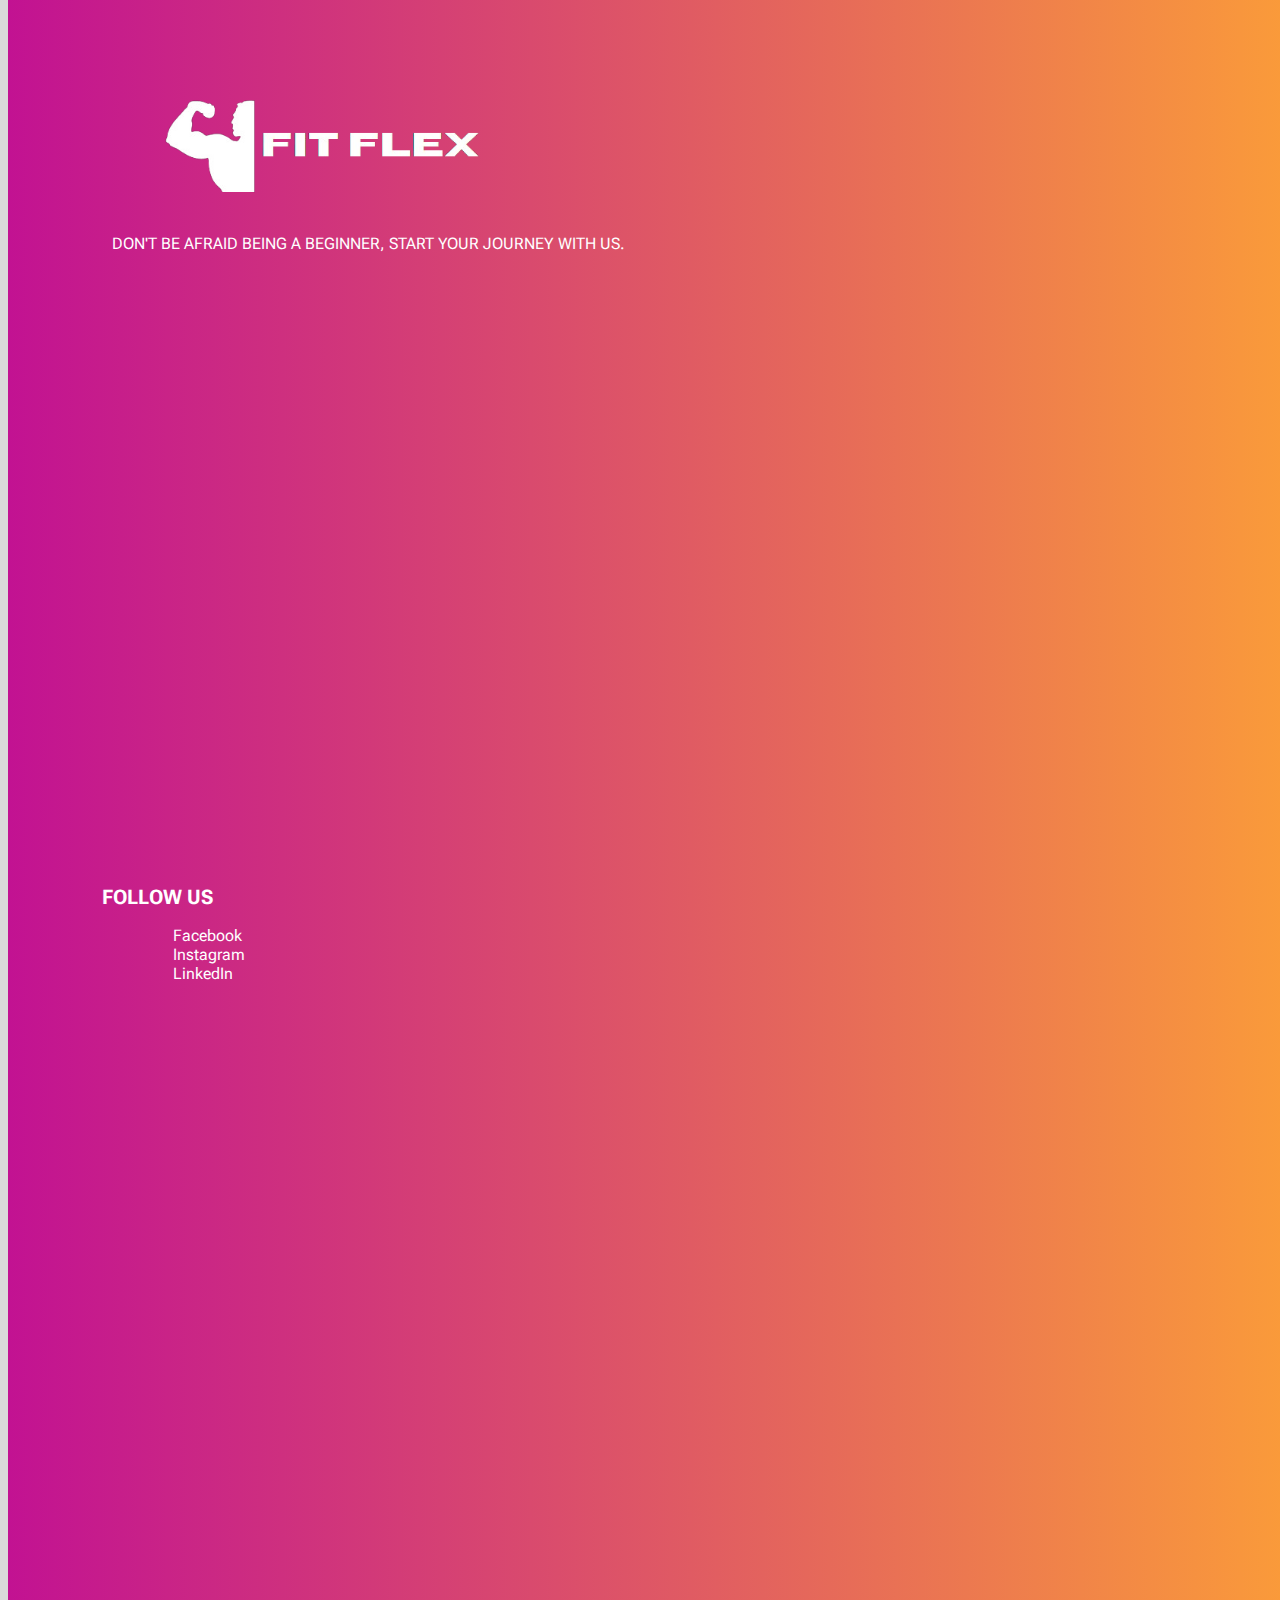
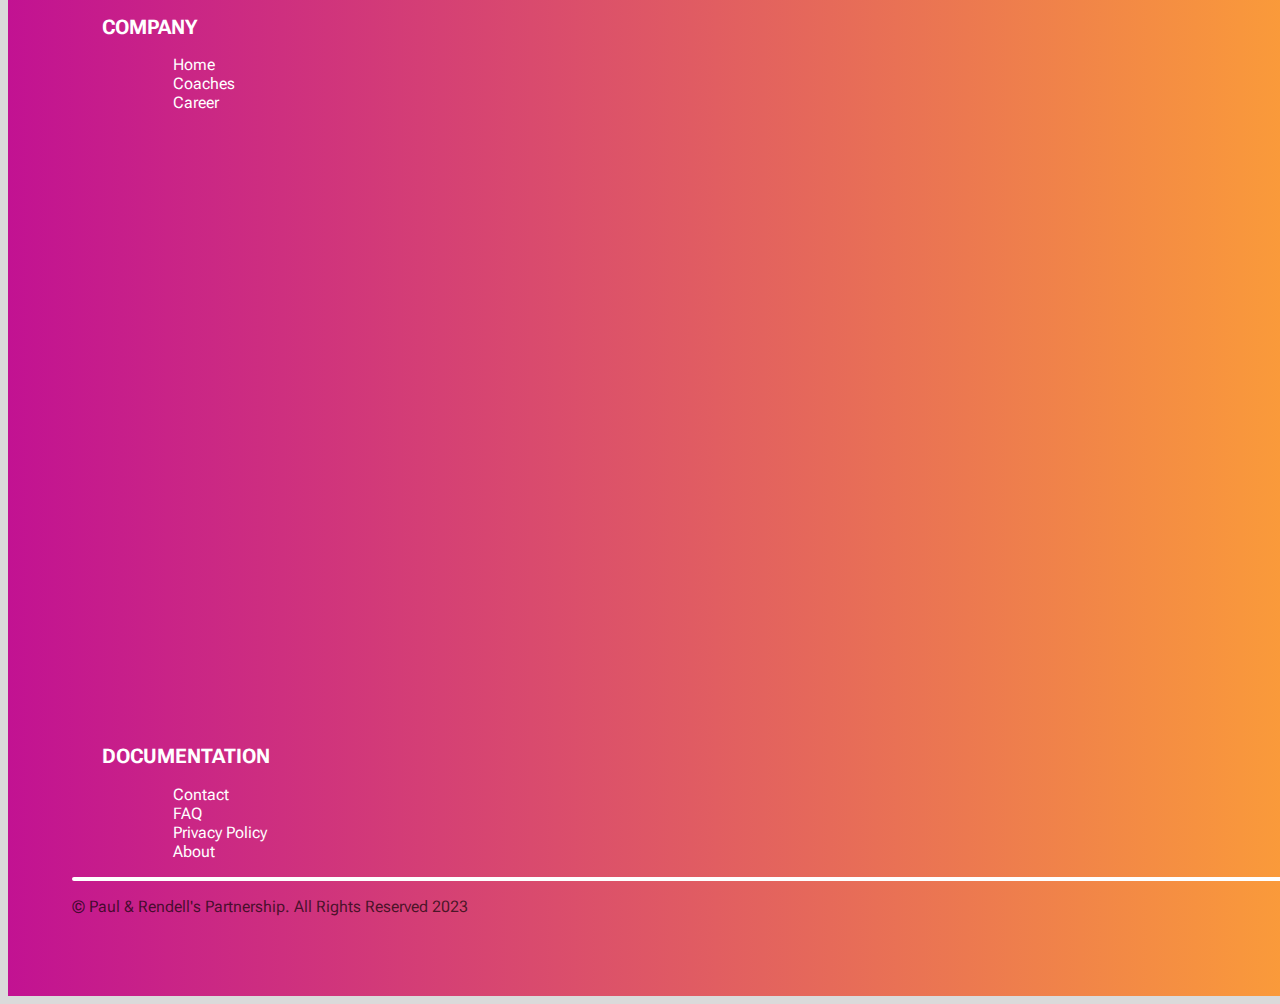
<file: exercises.html>
<!DOCTYPE html>
<html lang="en">
  <head>
    <meta charset="UTF-8" />
    <meta name="viewport" content="width=device-width, initial-scale=1.0" />
    <link
      href="https://cdn.jsdelivr.net/npm/bootstrap@5.3.2/dist/css/bootstrap.min.css"
      rel="stylesheet"
      integrity="sha384-T3c6CoIi6uLrA9TneNEoa7RxnatzjcDSCmG1MXxSR1GAsXEV/Dwwykc2MPK8M2HN"
      crossorigin="anonymous"
    />
    <script src="https://ajax.googleapis.com/ajax/libs/jquery/3.6.0/jquery.min.js"></script>
    <script
      src="https://cdn.jsdelivr.net/npm/bootstrap@5.3.2/dist/js/bootstrap.bundle.min.js"
      integrity="sha384-C6RzsynM9kWDrMNeT87bh95OGNyZPhcTNXj1NW7RuBCsyN/o0jlpcV8Qyq46cDfL"
      crossorigin="anonymous"
    ></script>
    <link
      rel="shortcut icon"
      href="img/favicon1.png
      "
      type="image/png"
    />
    <title>Exercises</title>
    <link rel="preconnect" href="https://fonts.googleapis.com" />
    <link rel="preconnect" href="https://fonts.gstatic.com" crossorigin />
    <link
      href="https://fonts.googleapis.com/css2?family=Roboto+Flex:opsz,wght@8..144,500&family=Roboto:wght@300&display=swap"
      rel="stylesheet"
    />
    <link rel="stylesheet" href="css/exercises.css" />
    <!-- <link rel="stylesheet" href="css/about_us.css" /> -->

    <script src="js/exercisespage.js"></script>
    <script src="js/logout.js"></script>
  </head>
  <body>
    <!-- Navigation Bar -->
    <nav class="navbar navbar-expand-lg bg-body-tertiary">
      <div class="container-fluid">
        <a class="navbar-brand" href="#"
          ><img src="img/favicon.png" alt="fit-flex logo" id="logo"
        /></a>
        <button
          class="navbar-toggler"
          type="button"
          data-bs-toggle="collapse"
          data-bs-target="#navbarNav"
          aria-controls="navbarNav"
          aria-expanded="false"
          aria-label="Toggle navigation"
        >
          <span class="navbar-toggler-icon"></span>
        </button>
        <div class="collapse navbar-collapse" id="navbarNav">
          <ul class="navbar-nav">
            <li class="nav-item">
              <a class="nav-link nav-text" aria-current="page" href="home.html"
                >Home</a
              >
            </li>
            <li class="nav-item">
              <a class="nav-link nav-text" href="exercises.html">Exercises</a>
            </li>
            <li class="nav-item">
              <a class="nav-link nav-text" href="instructors.html">Coaches</a>
            </li>
            <li class="nav-item">
              <a class="nav-link nav-text" href="about.html">About</a>
            </li>
          </ul>
        </div>
        <span class="nav-text me-3 fs-4" id="welcome">Welcome, User!</span>
        <button class="btn btn-outline-dark" type="button" id="btn-logout">
          Logout
        </button>
      </div>
    </nav>
    <!-- navbar -->

    <!-- hero -->
    <div id="exer_hero" class="carousel slide" data-bs-ride="carousel">
      <div class="carousel-inner">
        <div class="carousel-item active c-item">
          <img
            src="img/exercise_hero.jpg"
            class="d-block w-100 c-img img-fluid"
            alt="..."
          />
        </div>
        <div class="carousel-caption top-0 mt-5">
          <h5 id="c-caption">GET GOING</h5>
        </div>
      </div>
    </div>
    <!-- hero -->

    <!-- preperation -->
    <div class="container-fluid">
      <h1>PREPARATION</h1>
      <div class="container">
        <p class="info_text">
          Before starting any exercise routine, it's important to prepare your
          body to reduce the risk of injury and enhance the effectiveness of
          your workout. Here are some basic things to do before exercising.
        </p>
        <ul>
          <li>
            <strong>Warm-Up:</strong><br />Perform a brief warm-up to gradually
            increase your heart rate and warm up your muscles. This can include
            light cardio activities such as jogging in place, jumping jacks, or
            dynamic stretches.
          </li>
          <li>
            <strong>Stretching:</strong><br />Engage in dynamic stretching to
            improve flexibility and increase blood flow to the muscles. Focus on
            the major muscle groups that you'll be using during your workout.
          </li>
          <li>
            <strong>Hydrate:</strong><br />Drink water to ensure you are
            well-hydrated before starting your workout. Dehydration can
            negatively impact performance and recovery.
          </li>
          <li>
            <strong>Proper Attire:</strong><br />Wear comfortable, breathable
            clothing and appropriate footwear for your chosen activity. This
            helps prevent discomfort and allows for a full range of motion.
          </li>
          <li>
            <strong>Check Equipment:</strong><br />If you're using exercise
            equipment, make sure it's in good condition. Check for any loose
            parts, damaged surfaces, or malfunctioning features.
          </li>
          <li>
            <strong>Set Realistic Goals:</strong><br />Have clear and achievable
            fitness goals for your workout session. Setting realistic goals can
            help you stay focused and motivated.
          </li>
          <li>
            <strong>Mindful Breathing:</strong><br />Practice mindful breathing
            to increase oxygen flow to your muscles. Deep breathing helps reduce
            stress and prepares your body for physical activity.
          </li>
          <li>
            <strong>Listen to Your Body:</strong><br />Pay attention to how your
            body feels. If you experience pain or discomfort, it's essential to
            address it before intensifying your workout.
          </li>
          <li>
            <strong>Review Your Exercise Plan:</strong><br />Have a clear plan
            for your workout, including the type of exercises, sets, and
            repetitions. This helps you stay organized and ensures a balanced
            workout.
          </li>
          <li>
            <strong>Consult a Professional:</strong><br />If you have any health
            concerns or are starting a new exercise program, consider consulting
            with a healthcare professional or fitness expert for personalized
            advice.
          </li>
        </ul>
        <p>
          Remember that the specific activities you do before exercising may
          vary depending on the type of workout you're planning. Whether it's
          cardio, strength training, or flexibility exercises, the goal is to
          prepare your body gradually and safely for the upcoming physical
          activity.
        </p>
      </div>
    </div>
    <!-- preperation -->
    <!-- buttons small-->
    <div class="container-fluid">
      <h1>Exercises</h1>
      <p class="info_text">
        Can't go to the gym at the moment? Try our free programs that you can do
        at home.
      </p>
      <p id="choose">Choose Difficulty</p>
      <div id="dif">
        <button class="button-dif" id="beginner">Beginner</button>
        <button class="button-dif" id="intermediate">Intermediate</button>
        <button class="button-dif" id="expert">Expert</button>
      </div>
      <!-- buttons small-->
      <!-- box big-->
      <div class="row">
        <p id="choose">Choose Parts</p>

        <div class="box col-md-4 gy-3">
          <div class="wrap" id="abdominals">
            <img src="img/abs.png" alt=".." class="parts_img" />
            <div class="cap">ABDOMINALS</div>
          </div>
        </div>
        <div class="box col-md-4 gy-3">
          <div class="wrap" id="shoulder">
            <img src="img/shoulder.png" alt=".." class="parts_img" />
            <div class="cap">SHOULDERS</div>
          </div>
        </div>
        <div class="box col-md-4 gy-3">
          <div class="wrap" id="legs">
            <img src="img/legs.png" alt=".." class="parts_img" />
            <div class="cap">LEGS</div>
          </div>
        </div>

        <div class="box col-md-6 gy-3">
          <div class="wrap" id="chest">
            <img src="img/chest.png" alt=".." class="parts_img" />
            <div class="cap">CHEST</div>
          </div>
        </div>
        <div class="box col-md-6 gy-3">
          <div class="wrap" id="back">
            <img src="img/back.png" alt=".." class="parts_img" />
            <div class="cap">BACK</div>
          </div>
        </div>
      </div>
    </div>
    <!-- box big-->
    <!-- cards -->
    <div class="row" id="parts"></div>
    <!-- cards -->
  </body>
  <!-- Footer -->
  <footer class="footer">
    <div class="col-lg-12">
      <div class="row">
        <div class="col-lg-5">
          <div class="container container-fluid">
            <img src="img/favicon.png" id="favicon-footer" />
            <ul id="footer-lists">
              <li id="caption-footer">
                DON'T BE AFRAID BEING A BEGINNER, START YOUR JOURNEY WITH US.
              </li>
            </ul>
          </div>
        </div>
        <div class="col-lg-2 mt-0">
          <div class="container">
            <h2>FOLLOW US</h2>
            <ul>
              <li id="links">
                <a href="www.facebook.com/">Facebook</a>
              </li>
              <li id="links">
                <a href="www.instagram.com/">Instagram</a>
              </li>
              <li id="links">
                <a href="www.linkedin.com/">LinkedIn</a>
              </li>
            </ul>
          </div>
        </div>
        <div class="col-lg-2">
          <div class="container">
            <h2>COMPANY</h2>
            <ul>
              <li id="links">
                <a href="home.html">Home</a>
              </li>

              <li id="links">
                <a href="instructors.html">Coaches</a>
              </li>
              <li id="links">
                <a class="text-decoration-line-through">Career</a>
              </li>
            </ul>
          </div>
        </div>
        <div class="col-lg-2">
          <div class="container">
            <h2>DOCUMENTATION</h2>
            <ul>
              <li id="links">
                <a href="about.html">Contact</a>
              </li>
              <li id="links">
                <a href="about.html">FAQ</a>
              </li>
              <li id="links">
                <a href="about.html">Privacy Policy</a>
              </li>
              <li id="links">
                <a href="about.html">About</a>
              </li>
            </ul>
          </div>
        </div>
      </div>
    </div>
    <div class="container">
      <div class="row"><hr /></div>
    </div>
    <div class="container">
      <div class="row">
        <p id="copyright">
          © Paul & Rendell's Partnership. All Rights Reserved 2023
        </p>
      </div>
    </div>
  </footer>
</html>
</file>
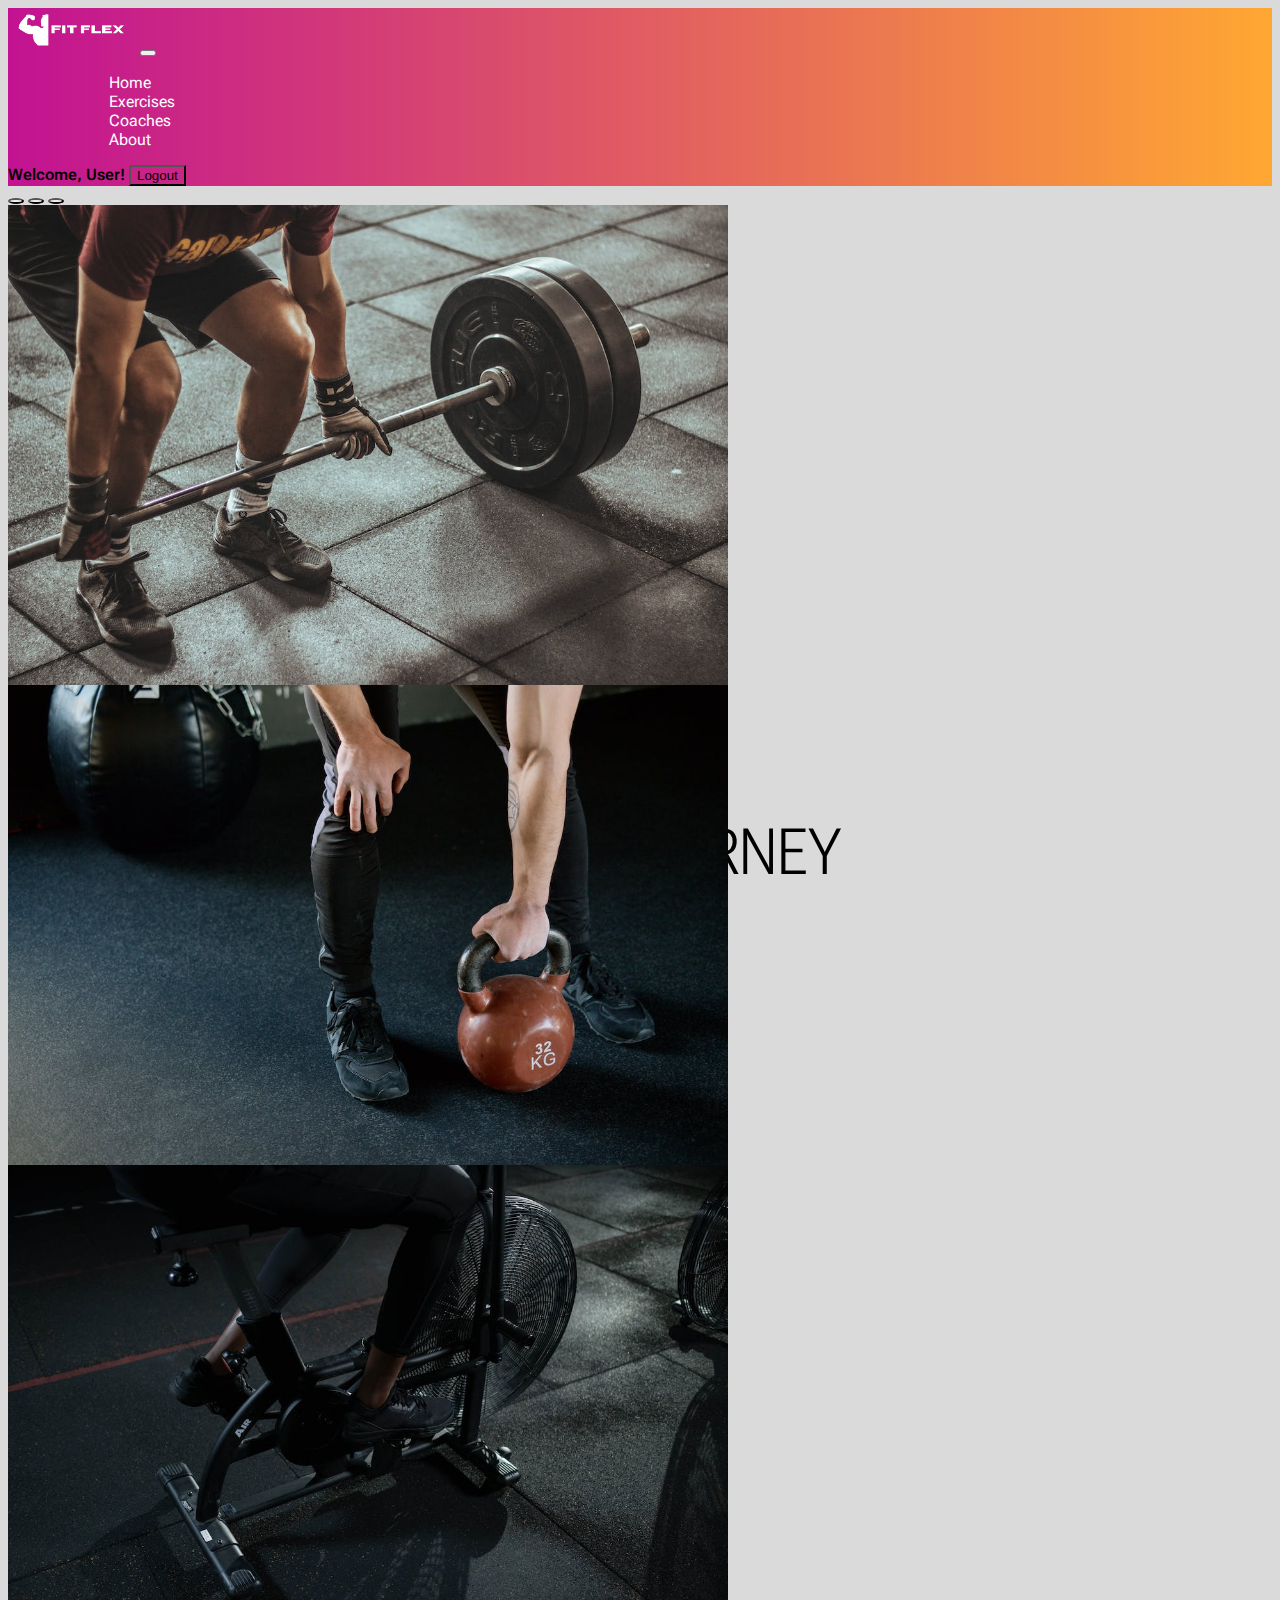
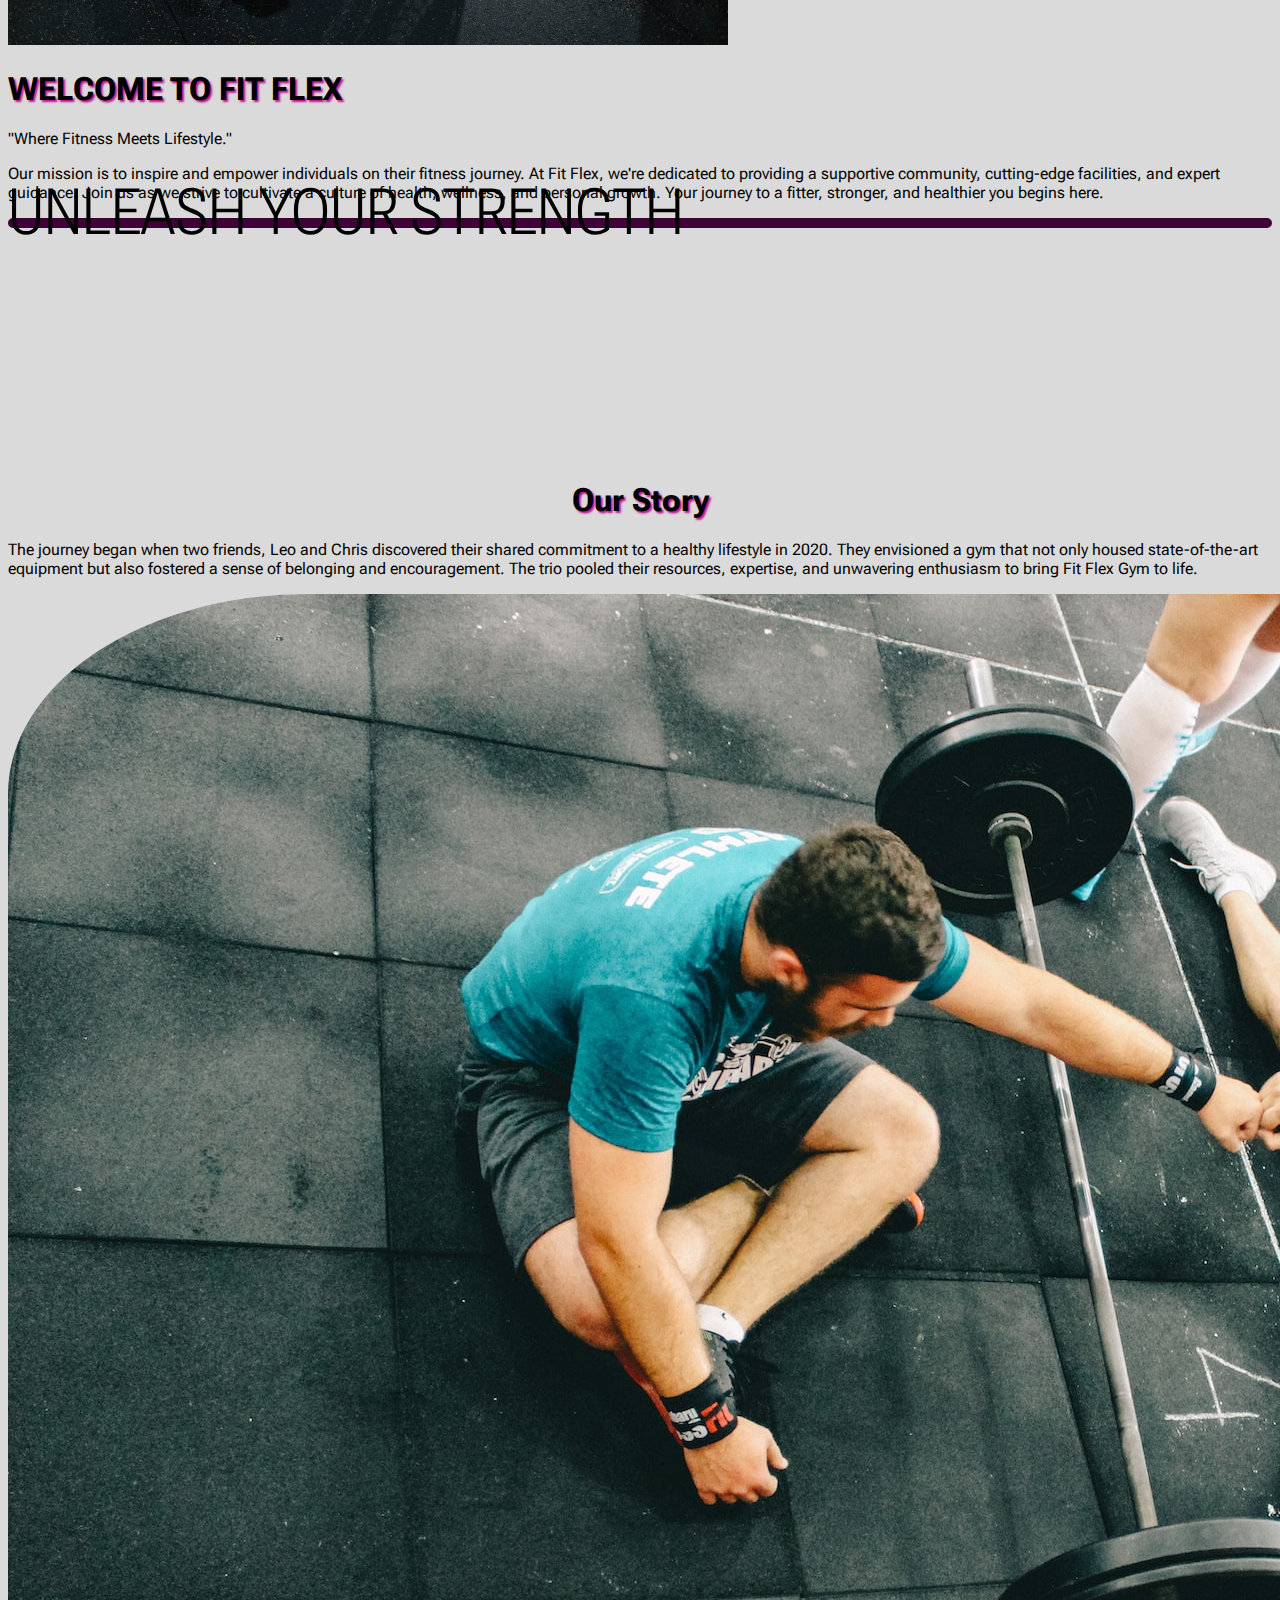
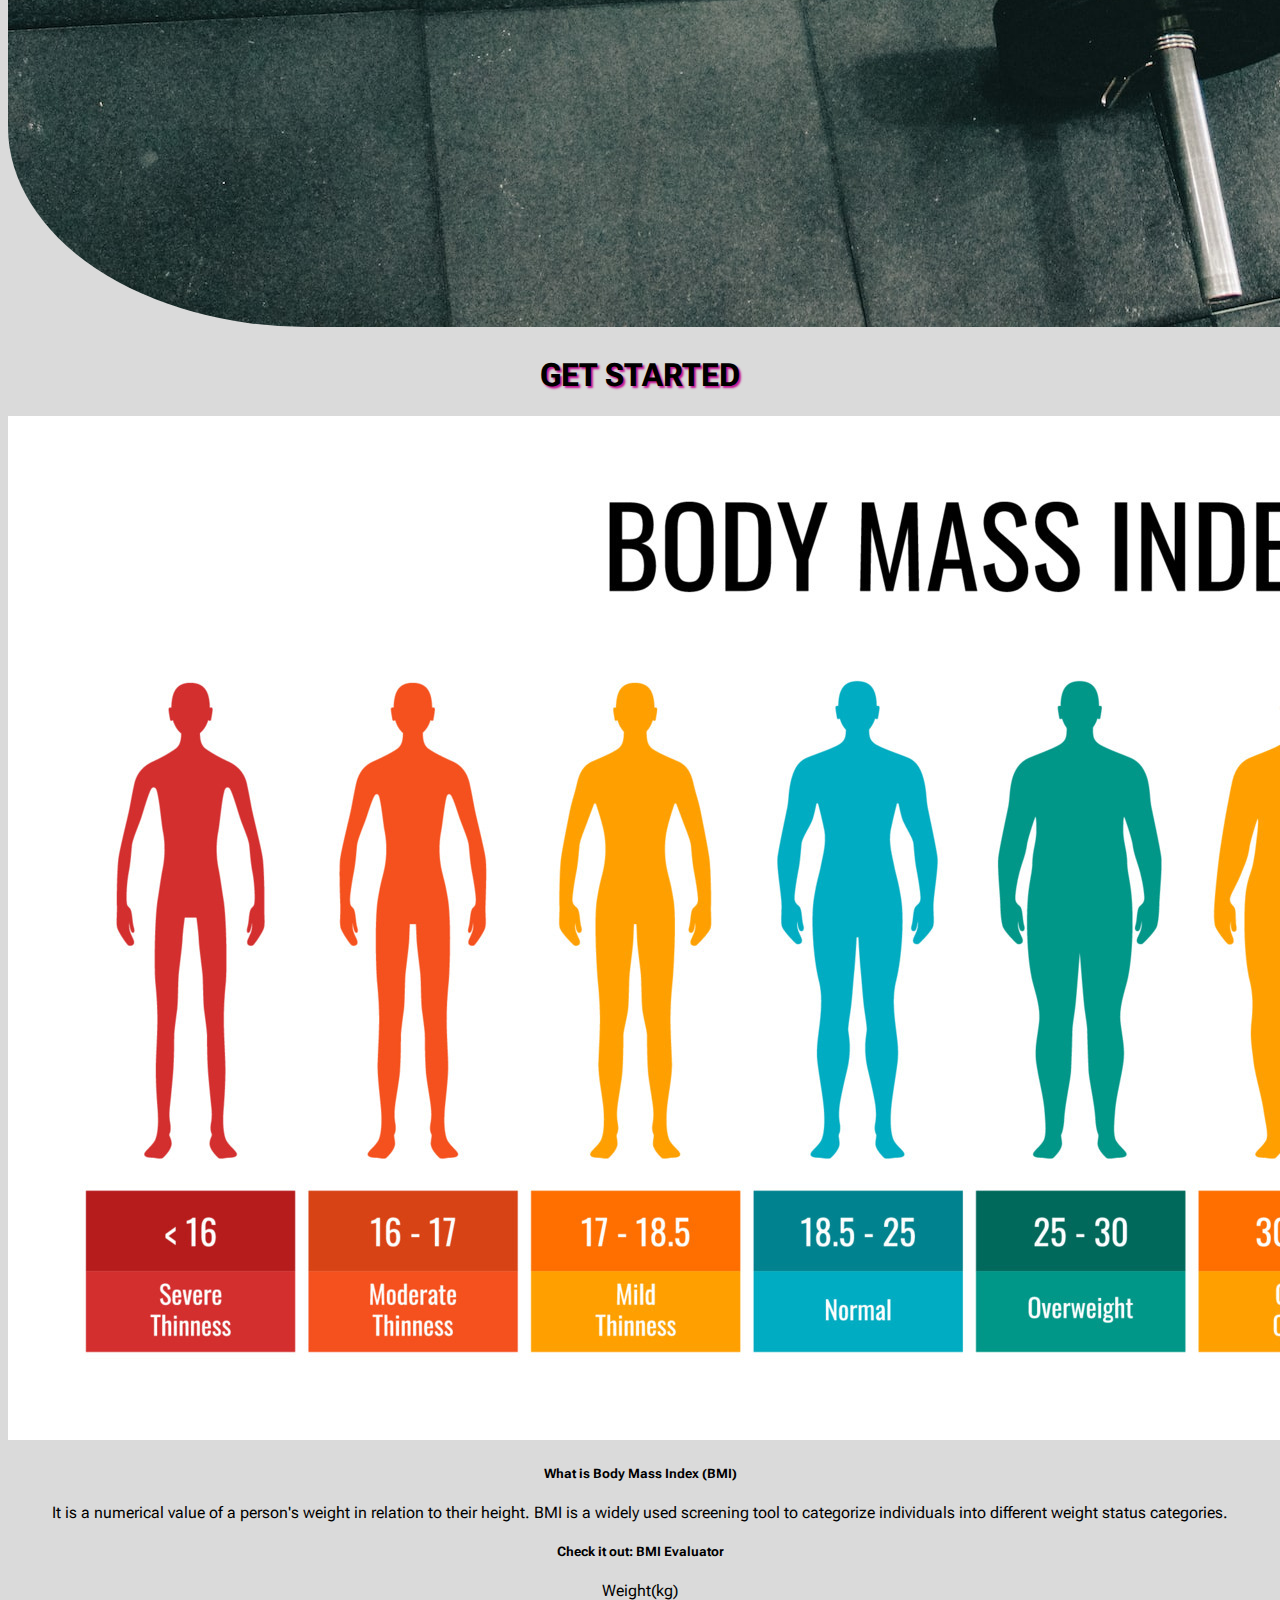
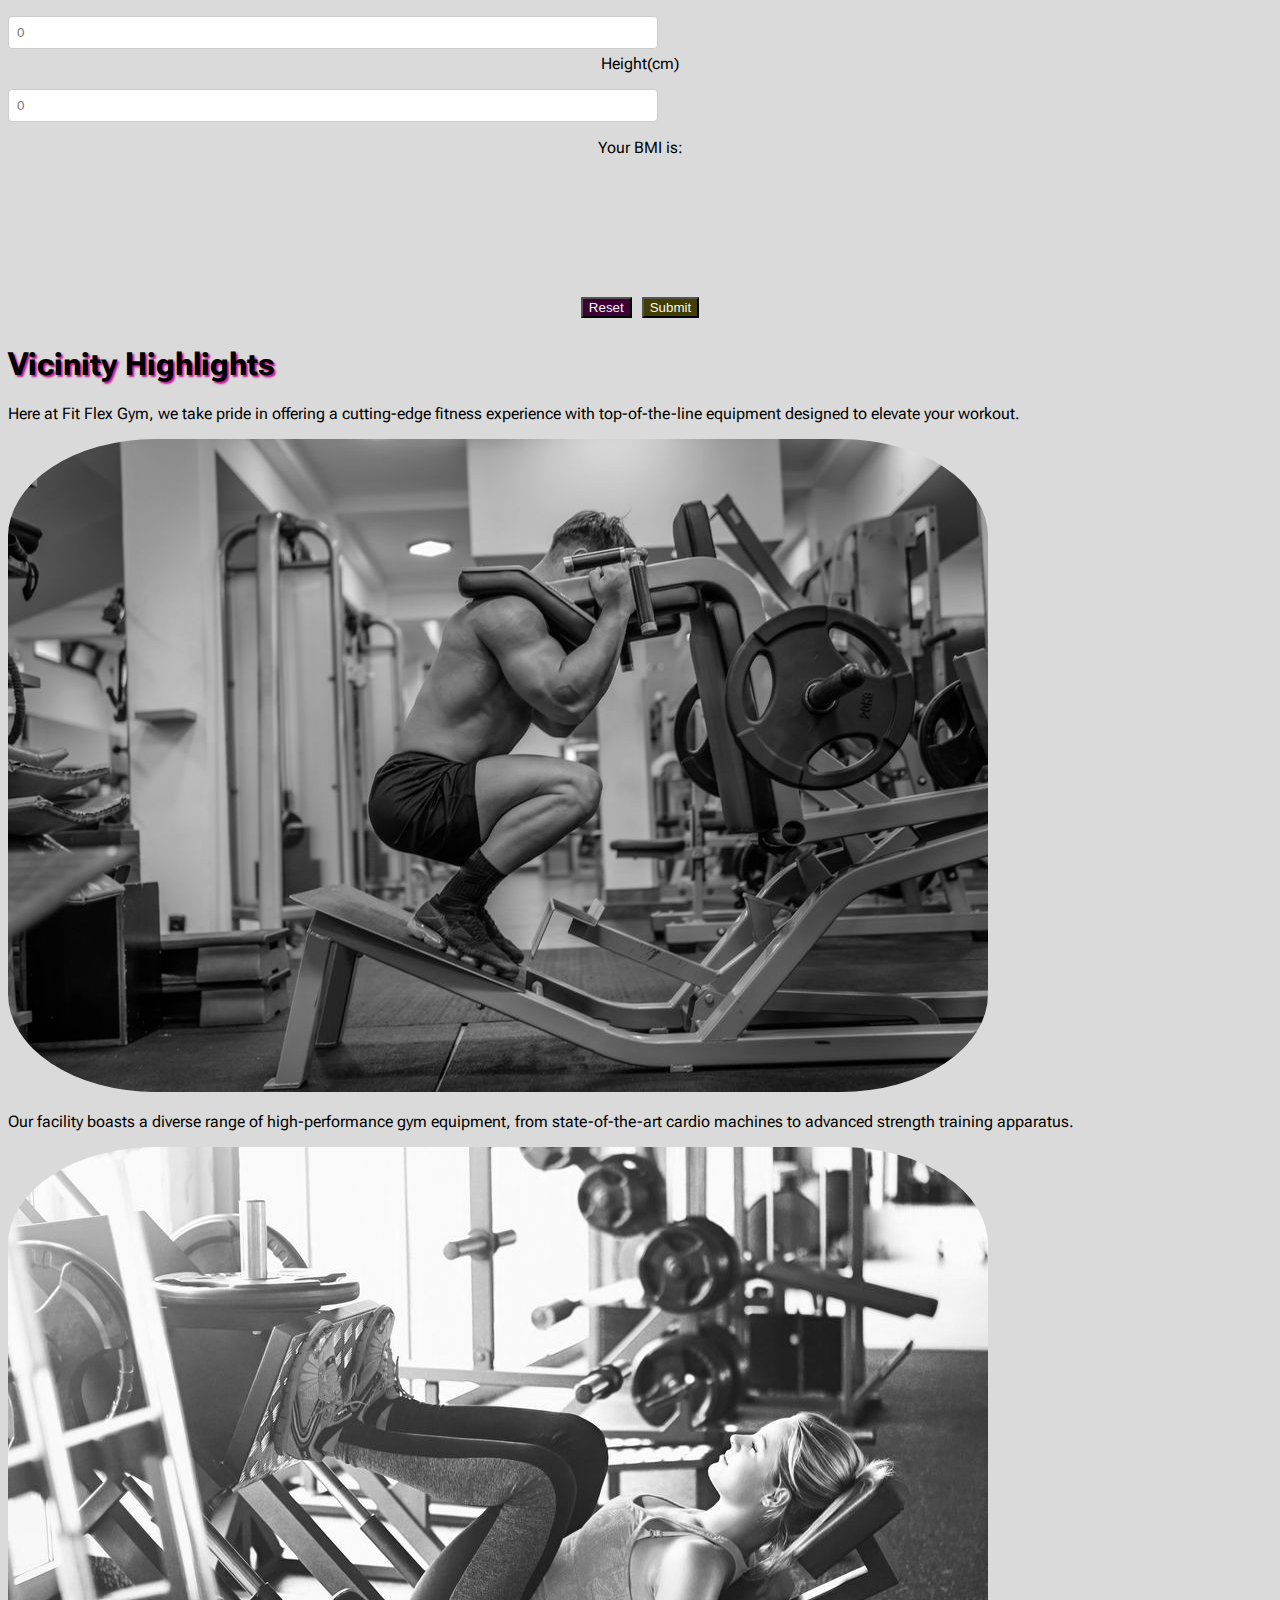
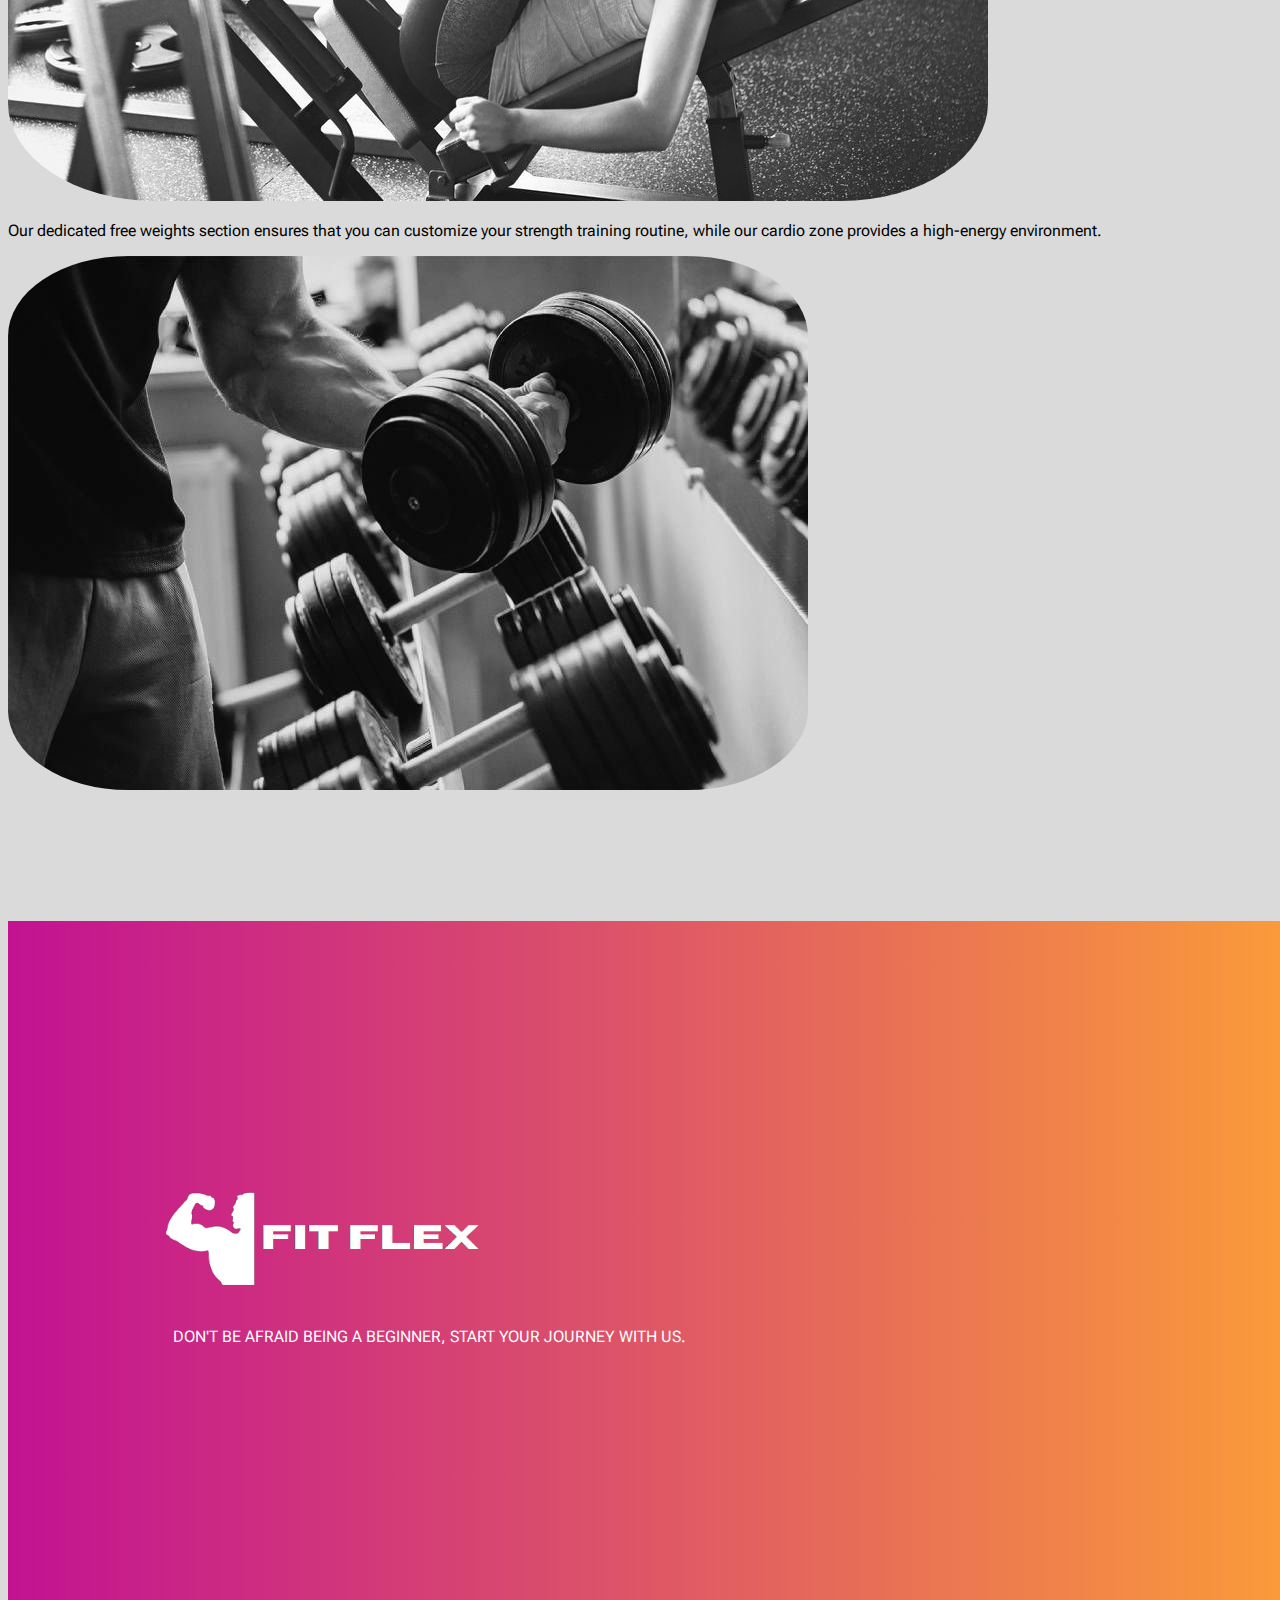
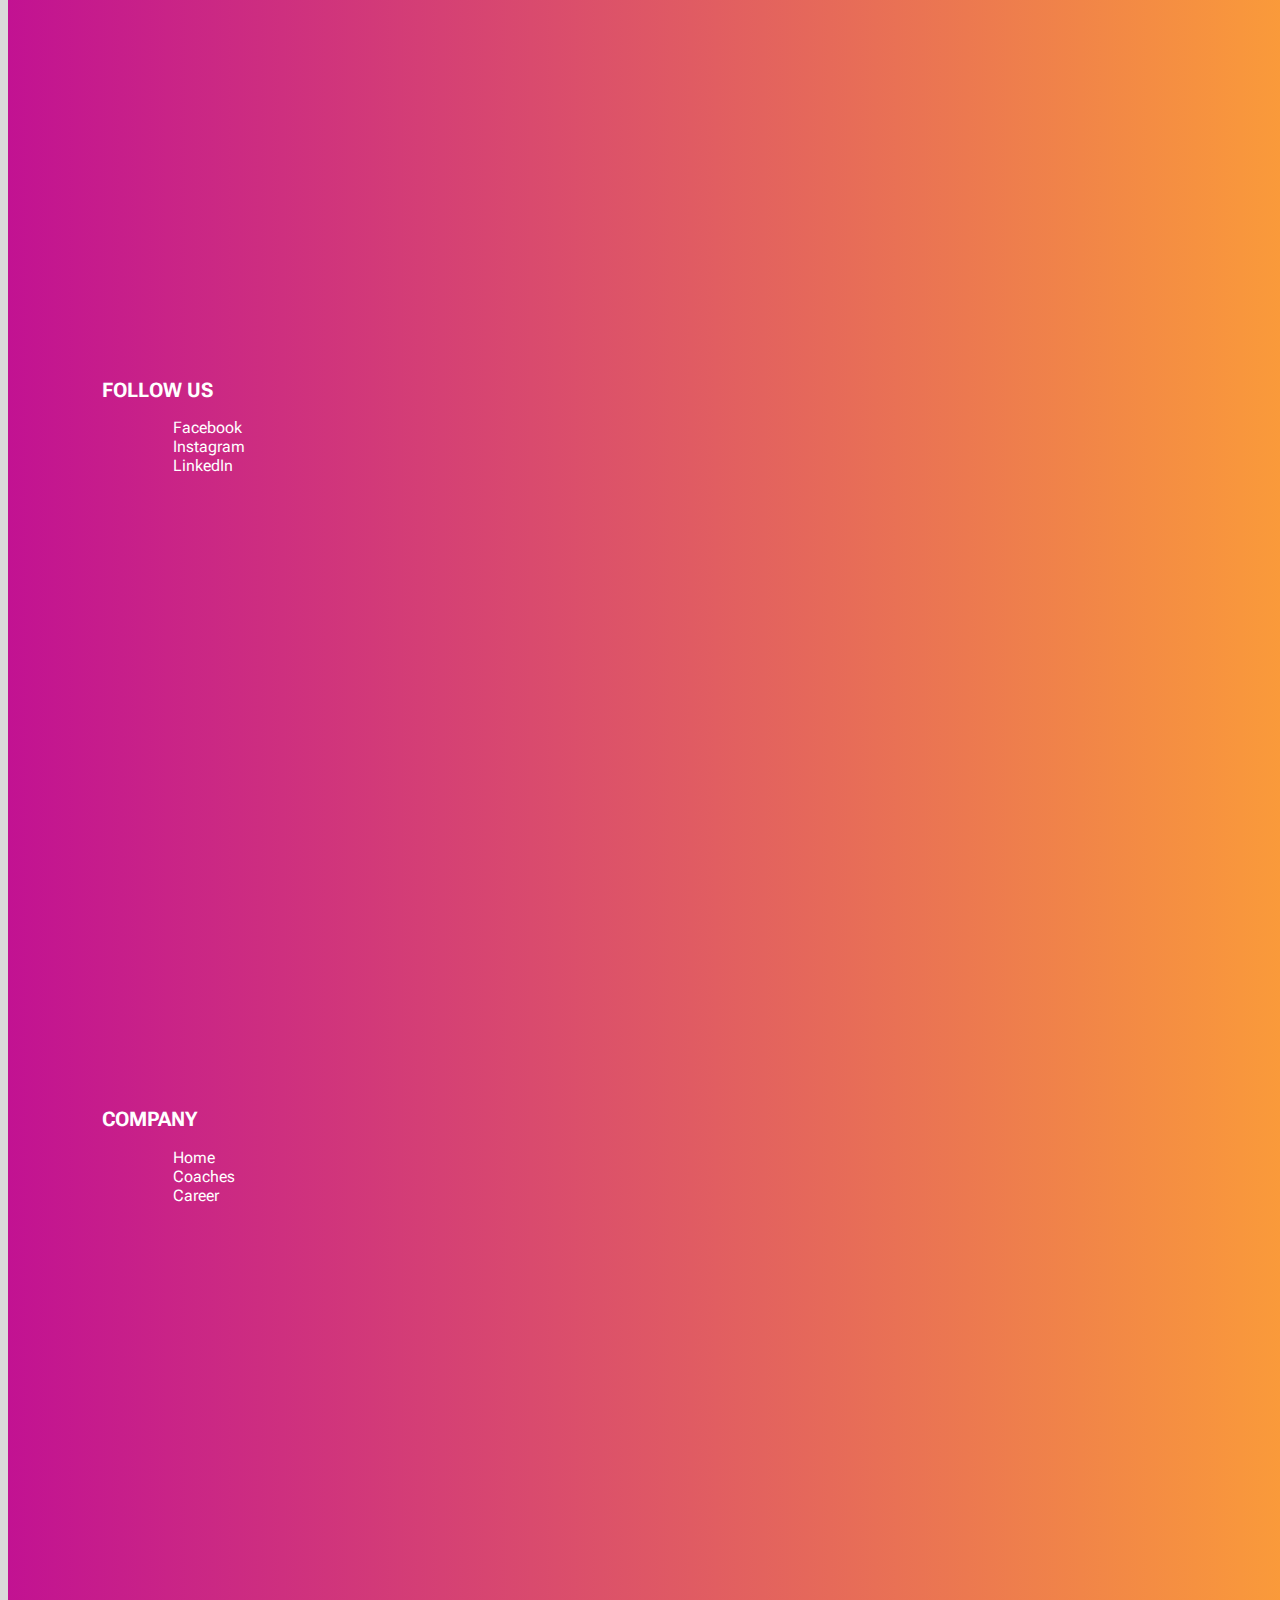
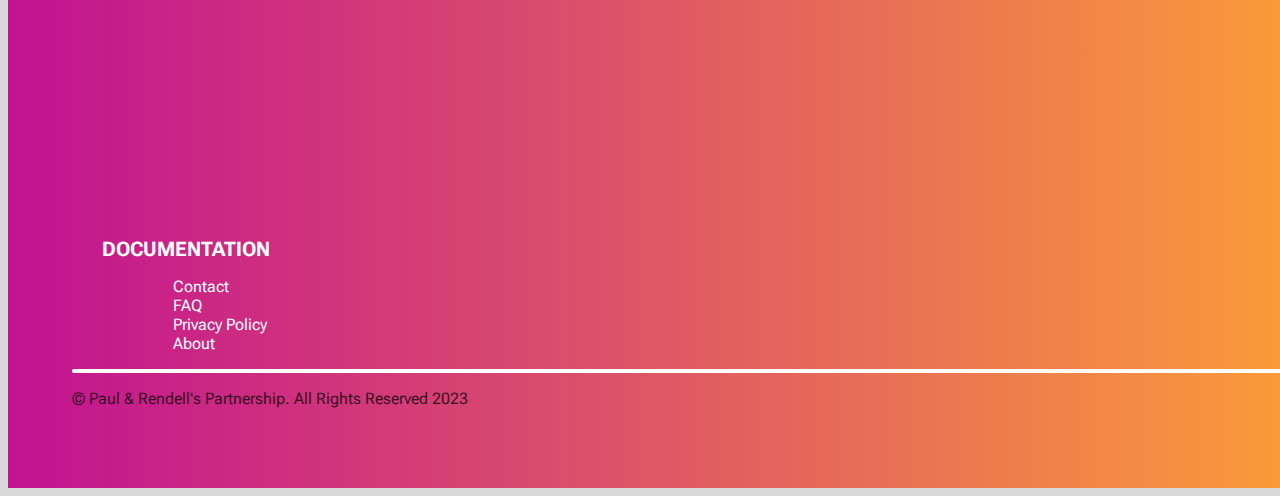
<file: home.html>
<!DOCTYPE html>
<html lang="en">
  <head>
    <meta charset="UTF-8" />
    <meta name="viewport" content="width=device-width, initial-scale=1.0" />
    <link
      href="https://cdn.jsdelivr.net/npm/bootstrap@5.3.2/dist/css/bootstrap.min.css"
      rel="stylesheet"
      integrity="sha384-T3c6CoIi6uLrA9TneNEoa7RxnatzjcDSCmG1MXxSR1GAsXEV/Dwwykc2MPK8M2HN"
      crossorigin="anonymous"
    />
    <script src="https://ajax.googleapis.com/ajax/libs/jquery/3.6.0/jquery.min.js"></script>
    <script
      src="https://cdn.jsdelivr.net/npm/bootstrap@5.3.2/dist/js/bootstrap.bundle.min.js"
      integrity="sha384-C6RzsynM9kWDrMNeT87bh95OGNyZPhcTNXj1NW7RuBCsyN/o0jlpcV8Qyq46cDfL"
      crossorigin="anonymous"
    ></script>
    <title>Home</title>
    <link rel="preconnect" href="https://fonts.googleapis.com" />
    <link rel="preconnect" href="https://fonts.gstatic.com" crossorigin />
    <link
      href="https://fonts.googleapis.com/css2?family=Roboto+Flex:opsz,wght@8..144,500&family=Roboto:wght@300&display=swap"
      rel="stylesheet"
    />
    <link
      rel="shortcut icon"
      href="img/favicon1.png
      "
      type="image/png"
    />
    <script src="js/home.js"></script>
    <script src="js/logout.js"></script>
    <link rel="stylesheet" href="css/home.css" />
    <link rel="stylesheet" href="css/about_us.css" />
  </head>
  <body>
    <!-- Navigation Bar -->
    <nav class="navbar navbar-expand-lg bg-body-tertiary">
      <div class="container-fluid">
        <a class="navbar-brand" href="#"
          ><img src="img/favicon.png" alt="fit-flex logo" id="logo"
        /></a>
        <button
          class="navbar-toggler"
          type="button"
          data-bs-toggle="collapse"
          data-bs-target="#navbarNav"
          aria-controls="navbarNav"
          aria-expanded="false"
          aria-label="Toggle navigation"
        >
          <span class="navbar-toggler-icon"></span>
        </button>
        <div class="collapse navbar-collapse" id="navbarNav">
          <ul class="navbar-nav">
            <li class="nav-item">
              <a class="nav-link nav-text" aria-current="page" href="home.html"
                >Home</a
              >
            </li>
            <li class="nav-item">
              <a class="nav-link nav-text" href="exercises.html">Exercises</a>
            </li>
            <li class="nav-item">
              <a class="nav-link nav-text" href="instructors.html">Coaches</a>
            </li>
            <li class="nav-item">
              <a class="nav-link nav-text" href="about.html">About</a>
            </li>
          </ul>
        </div>
        <span class="nav-text me-3 fs-4" id="welcome">Welcome, User!</span>
        <button class="btn btn-outline-dark" type="button" id="btn-logout">
          Logout
        </button>
      </div>
    </nav>
    <!-- Content -->

    <!-- carousel -->
    <div
      id="carouselhero"
      class="carousel carousel-light slide carousel-fade"
      data-bs-ride="carousel"
    >
      <div class="carousel-indicators">
        <button
          type="button"
          data-bs-target="#carouselhero"
          data-bs-slide-to="0"
          class="active c-button"
          aria-current="true"
          aria-label="Slide 1"
        ></button>
        <button
          type="button"
          data-bs-target="#carouselhero"
          data-bs-slide-to="1"
          aria-label="Slide 2"
          class="c-button"
        ></button>
        <button
          type="button"
          data-bs-target="#carouselhero"
          data-bs-slide-to="2"
          aria-label="Slide 3"
          class="c-button"
        ></button>
      </div>
      <div class="carousel-inner">
        <div class="carousel-item c-item active">
          <img
            src="img/carousel1.jpeg"
            class="d-block w-100 c-image"
            alt="Person lifting a barbel equipment"
          />
          <div class="carousel-caption c-caption top-0">
            <p>ELEVATE YOUR FITNESS JOURNEY</p>
          </div>
        </div>
        <div class="carousel-item c-item">
          <img
            src="img/carousel2.jpeg"
            class="d-block w-100 c-image"
            alt="Person lifting a globe dumbell equipment"
          />
          <div class="carousel-caption c-caption top-0">
            <p>EMBRACE YOUR POTENTIAL</p>
          </div>
        </div>
        <div class="carousel-item c-item">
          <img
            src="img/carousel3.jpeg"
            class="d-block w-100 c-image"
            alt="Person using cycling equipment"
          />
          <div class="carousel-caption c-caption top-0">
            <p>UNLEASH YOUR STRENGTH</p>
          </div>
        </div>
      </div>
    </div>
    <!-- carousel -->
    <!-- intro -->
    <div class="container-fluid" id="welcome_text">
      <h1>WELCOME TO FIT FLEX</h1>
      <p>"Where Fitness Meets Lifestyle."</p>
      <p>
        Our mission is to inspire and empower individuals on their fitness
        journey. At Fit Flex, we're dedicated to providing a supportive
        community, cutting-edge facilities, and expert guidance. Join us as we
        strive to cultivate a culture of health, wellness, and personal growth.
        Your journey to a fitter, stronger, and healthier you begins here.
      </p>
      <hr id="divider" />
    </div>

    <!-- intro -->
    <!-- story -->
    <div class="container-fluid">
      <div class="row">
        <div class="col-lg-6">
          <h1 id="our_story">Our Story</h1>
          <p>
            The journey began when two friends, Leo and Chris discovered their
            shared commitment to a healthy lifestyle in 2020. They envisioned a
            gym that not only housed state-of-the-art equipment but also
            fostered a sense of belonging and encouragement. The trio pooled
            their resources, expertise, and unwavering enthusiasm to bring Fit
            Flex Gym to life.
          </p>
        </div>
        <div class="col-lg-6">
          <img src="img/friends.jpg" class="img-fluid" id="friends_img" />
        </div>
      </div>
    </div>
    <!-- story -->
    <!-- bmi intro -->
    <h1 id="get_started">GET STARTED</h1>
    <div class="container-fluid">
      <div class="row">
        <div class="col-lg-6">
          <img src="img/bmi.jpg" class="img-fluid" />
          <h5 class="what_bmi">What is Body Mass Index (BMI)</h5>
          <p id="what_para">
            It is a numerical value of a person's weight in relation to their
            height. BMI is a widely used screening tool to categorize
            individuals into different weight status categories.
          </p>
        </div>
        <!-- bmi intro -->
        <!-- bmi calculator -->
        <div class="col-lg-6">
          <h5 class="what_bmi">Check it out: BMI Evaluator</h5>
          <div>
            <form id="form_bmi" class="form-control">
              <p id="weight_text">Weight(kg)</p>
              <input
                class="form-control"
                id="weight_bmi"
                type="number"
                placeholder="0"
                required
              />
              <p id="height_text">Height(cm)</p>
              <input
                class="form-control"
                id="height_bmi"
                type="number"
                placeholder="0"
                required
              /><br />

              <p id="y_bmi">Your BMI is:</p>
              <p id="bmi_result"></p>
              <p id="y_status"><span id="bmi_status"></span></p>
              <br />
              <div id="buttons">
                <button id="reset_button" type="reset" class="btn">
                  Reset
                </button>
                <button id="submit_button" type="submit" class="btn">
                  Submit
                </button>
              </div>
            </form>
          </div>
        </div>
      </div>
    </div>
    <!-- bmi calculator -->
    <!-- Equipments -->
    <div class="container-fluid">
      <div class="row bot">
        <div class="col-lg-12">
          <h1>Vicinity Highlights</h1>
        </div>
        <div class="col-lg-4">
          <p>
            Here at Fit Flex Gym, we take pride in offering a cutting-edge
            fitness experience with top-of-the-line equipment designed to
            elevate your workout.
          </p>
          <div class="wrapper">
            <img src="img/equipments3.png" class="img-fluid v-img" />
          </div>
        </div>
        <div class="col-lg-4">
          <p>
            Our facility boasts a diverse range of high-performance gym
            equipment, from state-of-the-art cardio machines to advanced
            strength training apparatus.
          </p>
          <div class="wrapper">
            <img src="img/equipments2.png" class="img-fluid v-img" />
          </div>
        </div>
        <div class="col-lg-4">
          <p>
            Our dedicated free weights section ensures that you can customize
            your strength training routine, while our cardio zone provides a
            high-energy environment.
          </p>
          <div class="wrapper">
            <img src="img/equipments1.jpg" class="img-fluid v-img" />
          </div>
        </div>
      </div>
    </div>
    <!-- Equipments -->
  </body>
  <!-- Footer -->
  <footer class="footer">
    <div class="col-lg-12">
      <div class="row">
        <div class="col-lg-5">
          <div class="container container-fluid">
            <img src="img/favicon.png" id="favicon-footer" />
            <ul id="footer-lists">
              <li>
                DON'T BE AFRAID BEING A BEGINNER, START YOUR JOURNEY WITH US.
              </li>
            </ul>
          </div>
        </div>
        <div class="col-lg-2 mt-0">
          <div class="container">
            <h2>FOLLOW US</h2>
            <ul>
              <li>
                <a href="www.facebook.com/">Facebook</a>
              </li>
              <li>
                <a href="www.instagram.com/">Instagram</a>
              </li>
              <li>
                <a href="www.linkedin.com/">LinkedIn</a>
              </li>
            </ul>
          </div>
        </div>
        <div class="col-lg-2">
          <div class="container">
            <h2>COMPANY</h2>
            <ul>
              <li>
                <a href="home.html">Home</a>
              </li>

              <li>
                <a href="instructors.html">Coaches</a>
              </li>
              <li>
                <a class="text-decoration-line-through">Career</a>
              </li>
            </ul>
          </div>
        </div>
        <div class="col-lg-2">
          <div class="container">
            <h2>DOCUMENTATION</h2>
            <ul>
              <li>
                <a href="about.html">Contact</a>
              </li>
              <li>
                <a href="about.html">FAQ</a>
              </li>
              <li>
                <a href="about.html">Privacy Policy</a>
              </li>
              <li>
                <a href="about.html">About</a>
              </li>
            </ul>
          </div>
        </div>
      </div>
    </div>
    <div class="container">
      <div class="row"><hr /></div>
    </div>
    <div class="container">
      <div class="row">
        <p id="copyright">
          © Paul & Rendell's Partnership. All Rights Reserved 2023
        </p>
      </div>
    </div>
  </footer>
</html>
</file>
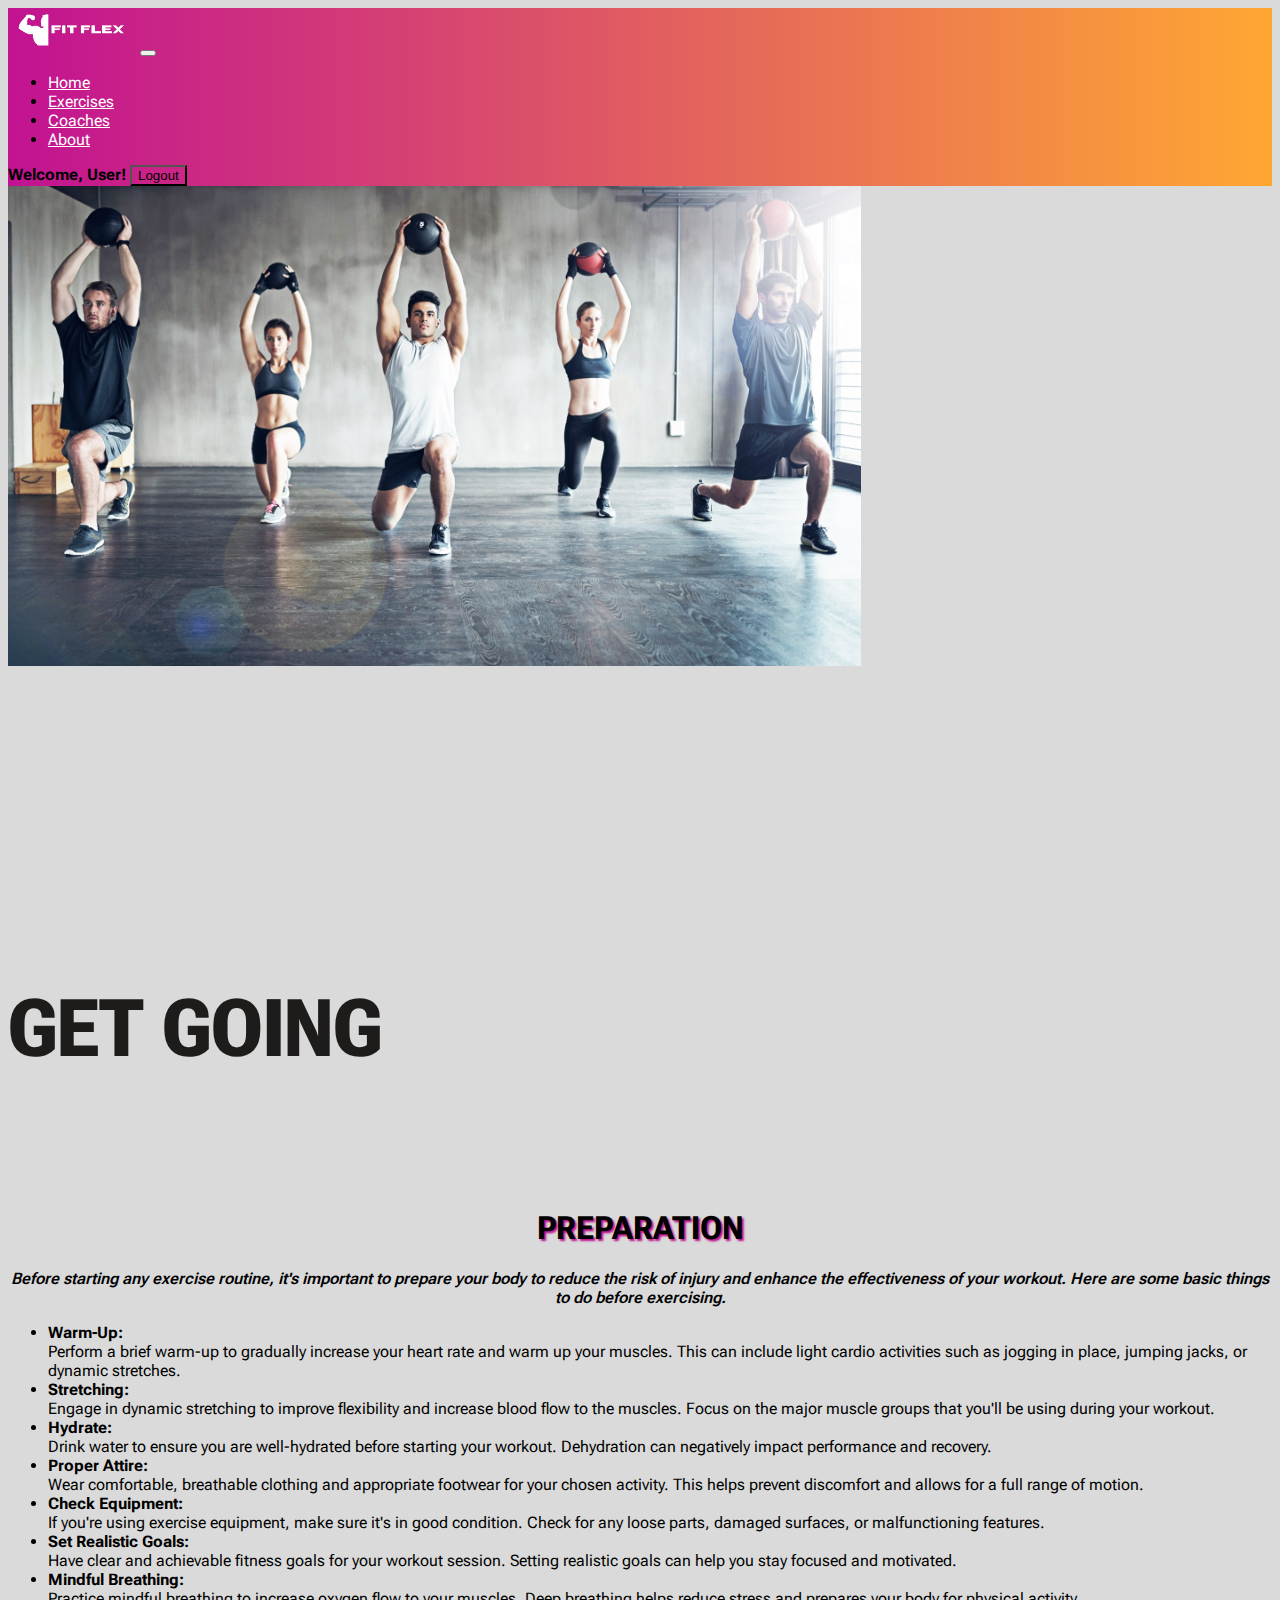
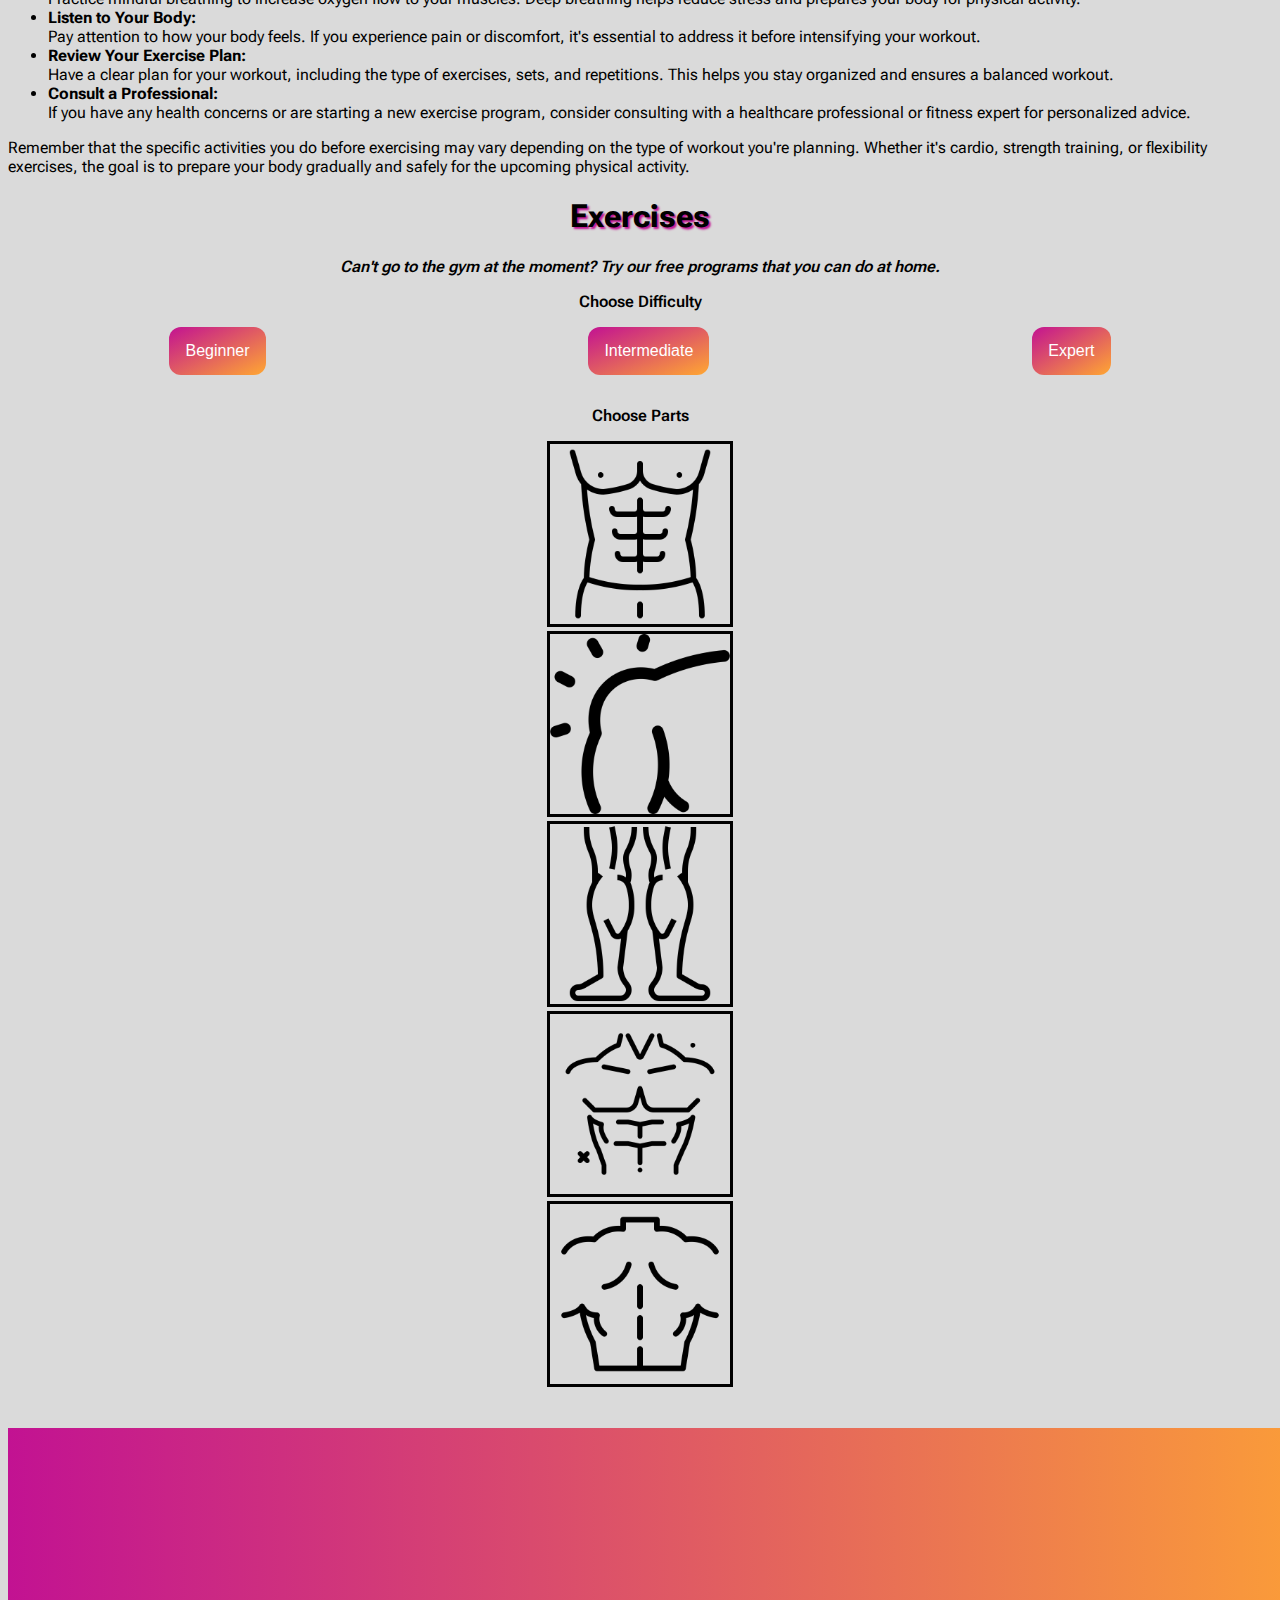
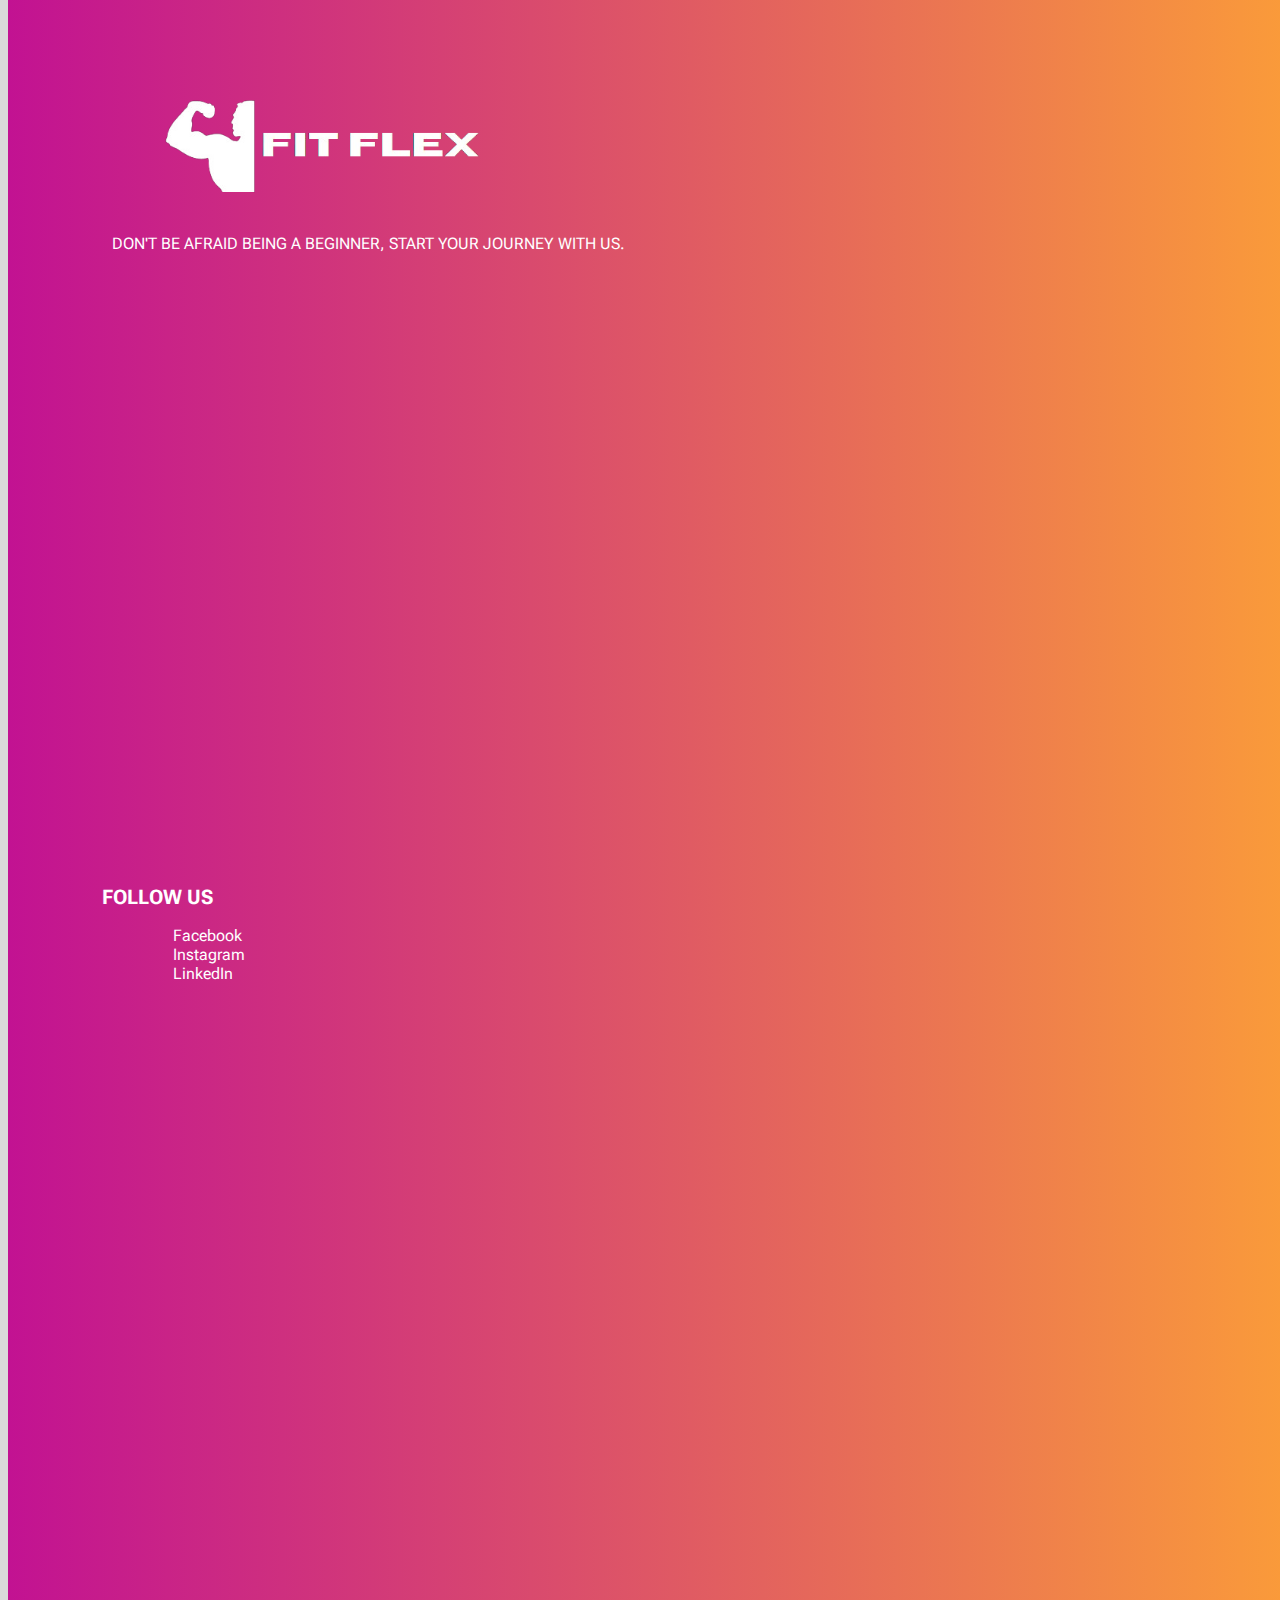
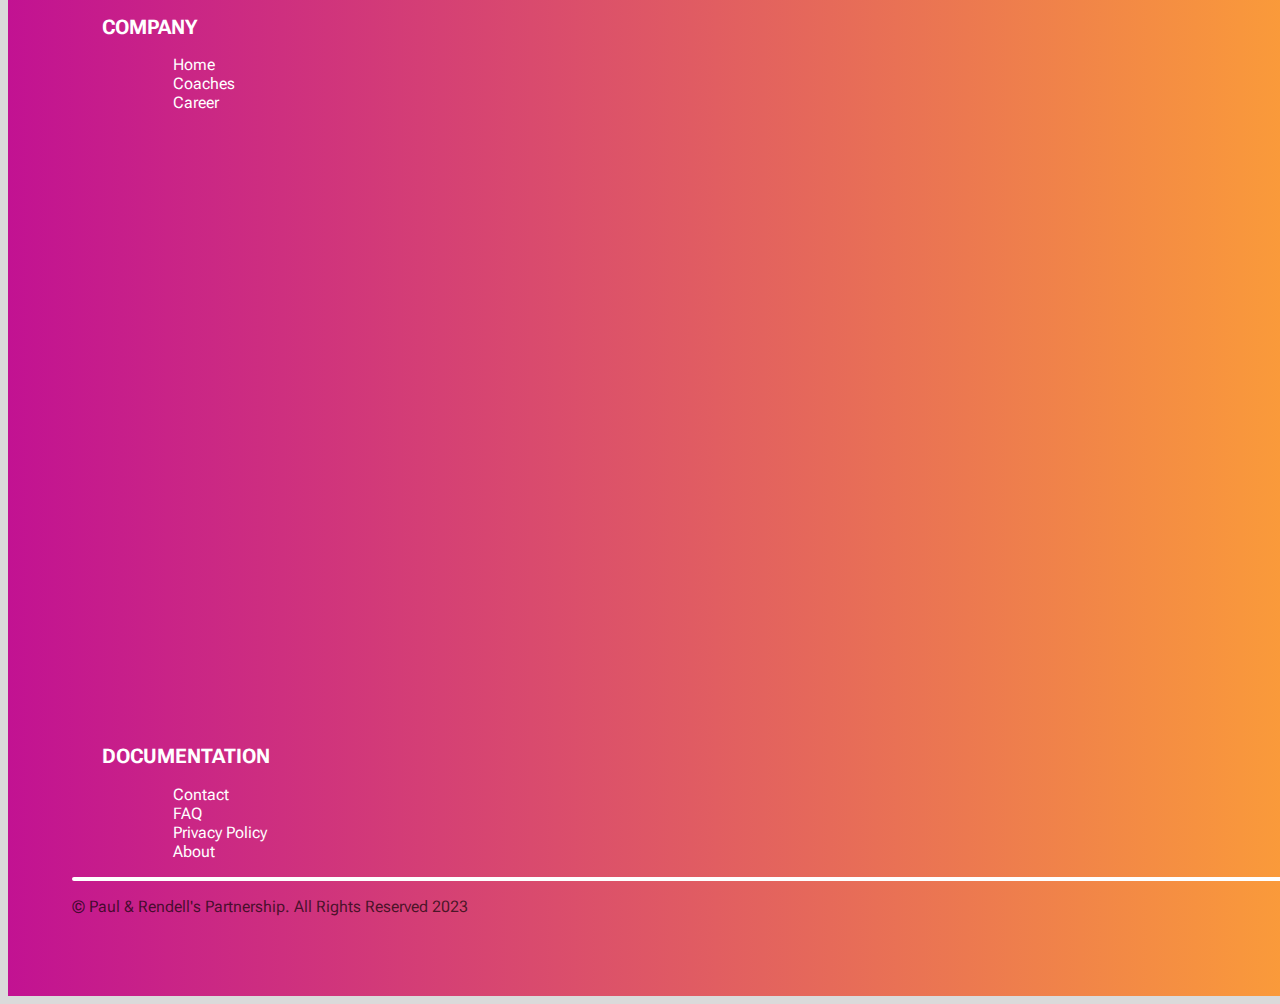
<file: html/exercises.html>
<!DOCTYPE html>
<html lang="en">
  <head>
    <meta charset="UTF-8" />
    <meta name="viewport" content="width=device-width, initial-scale=1.0" />
    <link
      href="https://cdn.jsdelivr.net/npm/bootstrap@5.3.2/dist/css/bootstrap.min.css"
      rel="stylesheet"
      integrity="sha384-T3c6CoIi6uLrA9TneNEoa7RxnatzjcDSCmG1MXxSR1GAsXEV/Dwwykc2MPK8M2HN"
      crossorigin="anonymous"
    />
    <script src="https://ajax.googleapis.com/ajax/libs/jquery/3.6.0/jquery.min.js"></script>
    <script
      src="https://cdn.jsdelivr.net/npm/bootstrap@5.3.2/dist/js/bootstrap.bundle.min.js"
      integrity="sha384-C6RzsynM9kWDrMNeT87bh95OGNyZPhcTNXj1NW7RuBCsyN/o0jlpcV8Qyq46cDfL"
      crossorigin="anonymous"
    ></script>
    <title>Home</title>
    <link rel="preconnect" href="https://fonts.googleapis.com" />
    <link rel="preconnect" href="https://fonts.gstatic.com" crossorigin />
    <link
      href="https://fonts.googleapis.com/css2?family=Roboto+Flex:opsz,wght@8..144,500&family=Roboto:wght@300&display=swap"
      rel="stylesheet"
    />
    <link rel="stylesheet" href="../css/exercises.css" />
    <!-- <link rel="stylesheet" href="../css/about_us.css" /> -->

    <script src="../js/exercisespage.js"></script>
    <script src="../js/logout.js"></script>
  </head>
  <body>
    <!-- Navigation Bar -->
    <nav class="navbar navbar-expand-lg bg-body-tertiary">
      <div class="container-fluid">
        <a class="navbar-brand" href="#"
          ><img src="../img/favicon.png" alt="fit-flex logo" id="logo"
        /></a>
        <button
          class="navbar-toggler"
          type="button"
          data-bs-toggle="collapse"
          data-bs-target="#navbarNav"
          aria-controls="navbarNav"
          aria-expanded="false"
          aria-label="Toggle navigation"
        >
          <span class="navbar-toggler-icon"></span>
        </button>
        <div class="collapse navbar-collapse" id="navbarNav">
          <ul class="navbar-nav">
            <li class="nav-item">
              <a class="nav-link nav-text" aria-current="page" href="home.html"
                >Home</a
              >
            </li>
            <li class="nav-item">
              <a class="nav-link nav-text" href="exercises.html">Exercises</a>
            </li>
            <li class="nav-item">
              <a class="nav-link nav-text" href="instructors.html">Coaches</a>
            </li>
            <li class="nav-item">
              <a class="nav-link nav-text" href="about.html">About</a>
            </li>
          </ul>
        </div>
        <span class="nav-text me-3 fs-4" id="welcome">Welcome, User!</span>
        <button class="btn btn-outline-dark" type="button" id="btn-logout">
          Logout
        </button>
      </div>
    </nav>
    <!-- navbar -->

    <!-- hero -->
    <div id="exer_hero" class="carousel slide" data-bs-ride="carousel">
      <div class="carousel-inner">
        <div class="carousel-item active c-item">
          <img
            src="../img/exercise_hero.jpg"
            class="d-block w-100 c-img img-fluid"
            alt="..."
          />
        </div>
        <div class="carousel-caption top-0 mt-5">
          <h5 id="c-caption">GET GOING</h5>
        </div>
      </div>
    </div>
    <!-- hero -->

    <!-- preperation -->
    <div class="container-fluid">
      <h1>PREPARATION</h1>
      <div class="container">
        <p class="info_text">
          Before starting any exercise routine, it's important to prepare your
          body to reduce the risk of injury and enhance the effectiveness of
          your workout. Here are some basic things to do before exercising.
        </p>
        <ul>
          <li>
            <strong>Warm-Up:</strong><br />Perform a brief warm-up to gradually
            increase your heart rate and warm up your muscles. This can include
            light cardio activities such as jogging in place, jumping jacks, or
            dynamic stretches.
          </li>
          <li>
            <strong>Stretching:</strong><br />Engage in dynamic stretching to
            improve flexibility and increase blood flow to the muscles. Focus on
            the major muscle groups that you'll be using during your workout.
          </li>
          <li>
            <strong>Hydrate:</strong><br />Drink water to ensure you are
            well-hydrated before starting your workout. Dehydration can
            negatively impact performance and recovery.
          </li>
          <li>
            <strong>Proper Attire:</strong><br />Wear comfortable, breathable
            clothing and appropriate footwear for your chosen activity. This
            helps prevent discomfort and allows for a full range of motion.
          </li>
          <li>
            <strong>Check Equipment:</strong><br />If you're using exercise
            equipment, make sure it's in good condition. Check for any loose
            parts, damaged surfaces, or malfunctioning features.
          </li>
          <li>
            <strong>Set Realistic Goals:</strong><br />Have clear and achievable
            fitness goals for your workout session. Setting realistic goals can
            help you stay focused and motivated.
          </li>
          <li>
            <strong>Mindful Breathing:</strong><br />Practice mindful breathing
            to increase oxygen flow to your muscles. Deep breathing helps reduce
            stress and prepares your body for physical activity.
          </li>
          <li>
            <strong>Listen to Your Body:</strong><br />Pay attention to how your
            body feels. If you experience pain or discomfort, it's essential to
            address it before intensifying your workout.
          </li>
          <li>
            <strong>Review Your Exercise Plan:</strong><br />Have a clear plan
            for your workout, including the type of exercises, sets, and
            repetitions. This helps you stay organized and ensures a balanced
            workout.
          </li>
          <li>
            <strong>Consult a Professional:</strong><br />If you have any health
            concerns or are starting a new exercise program, consider consulting
            with a healthcare professional or fitness expert for personalized
            advice.
          </li>
        </ul>
        <p>
          Remember that the specific activities you do before exercising may
          vary depending on the type of workout you're planning. Whether it's
          cardio, strength training, or flexibility exercises, the goal is to
          prepare your body gradually and safely for the upcoming physical
          activity.
        </p>
      </div>
    </div>
    <!-- preperation -->
    <!-- buttons small-->
    <div class="container-fluid">
      <h1>Exercises</h1>
      <p class="info_text">
        Can't go to the gym at the moment? Try our free programs that you can do
        at home.
      </p>
      <p id="choose">Choose Difficulty</p>
      <div id="dif">
        <button class="button-dif" id="beginner">Beginner</button>
        <button class="button-dif" id="intermediate">Intermediate</button>
        <button class="button-dif" id="expert">Expert</button>
      </div>
      <!-- buttons small-->
      <!-- box big-->
      <div class="row">
        <p id="choose">Choose Parts</p>

        <div class="box col-md-4 gy-3">
          <div class="wrap" id="abdominals">
            <img src="../img/abs.png" alt=".." class="parts_img" />
            <div class="cap">ABDOMINALS</div>
          </div>
        </div>
        <div class="box col-md-4 gy-3">
          <div class="wrap" id="shoulder">
            <img src="../img/shoulder.png" alt=".." class="parts_img" />
            <div class="cap">SHOULDERS</div>
          </div>
        </div>
        <div class="box col-md-4 gy-3">
          <div class="wrap" id="legs">
            <img src="../img/legs.png" alt=".." class="parts_img" />
            <div class="cap">LEGS</div>
          </div>
        </div>

        <div class="box col-md-6 gy-3">
          <div class="wrap" id="chest">
            <img src="../img/chest.png" alt=".." class="parts_img" />
            <div class="cap">CHEST</div>
          </div>
        </div>
        <div class="box col-md-6 gy-3">
          <div class="wrap" id="back">
            <img src="../img/back.png" alt=".." class="parts_img" />
            <div class="cap">BACK</div>
          </div>
        </div>
      </div>
    </div>
    <!-- box big-->
    <!-- cards -->
    <div class="row" id="parts"></div>
    <!-- cards -->
  </body>
  <!-- Footer -->
  <footer class="footer">
    <div class="col-lg-12">
      <div class="row">
        <div class="col-lg-5">
          <div class="container container-fluid">
            <img src="../img/favicon.png" id="favicon-footer" />
            <ul id="footer-lists">
              <li id="caption-footer">
                DON'T BE AFRAID BEING A BEGINNER, START YOUR JOURNEY WITH US.
              </li>
            </ul>
          </div>
        </div>
        <div class="col-lg-2 mt-0">
          <div class="container">
            <h2>FOLLOW US</h2>
            <ul>
              <li id="links">
                <a href="facebook.com">Facebook</a>
              </li>
              <li id="links">
                <a href="instagram.com">Instagram</a>
              </li>
              <li id="links">
                <a href="linkedin.com">LinkedIn</a>
              </li>
            </ul>
          </div>
        </div>
        <div class="col-lg-2">
          <div class="container">
            <h2>COMPANY</h2>
            <ul>
              <li id="links">
                <a href="home.html">Home</a>
              </li>

              <li id="links">
                <a href="instructors.html">Coaches</a>
              </li>
              <li id="links">
                <a class="text-decoration-line-through">Career</a>
              </li>
            </ul>
          </div>
        </div>
        <div class="col-lg-2">
          <div class="container">
            <h2>DOCUMENTATION</h2>
            <ul>
              <li id="links">
                <a href="#contacth2">Contact</a>
              </li>
              <li id="links">
                <a href="#faq">FAQ</a>
              </li>
              <li id="links">
                <a href="#privacy">Privacy Policy</a>
              </li>
              <li id="links">
                <a href="#about">About</a>
              </li>
            </ul>
          </div>
        </div>
      </div>
    </div>
    <div class="container">
      <div class="row"><hr /></div>
    </div>
    <div class="container">
      <div class="row">
        <p id="copyright">
          © Paul & Rendell's Partnership. All Rights Reserved 2023
        </p>
      </div>
    </div>
  </footer>
</html>
</file>
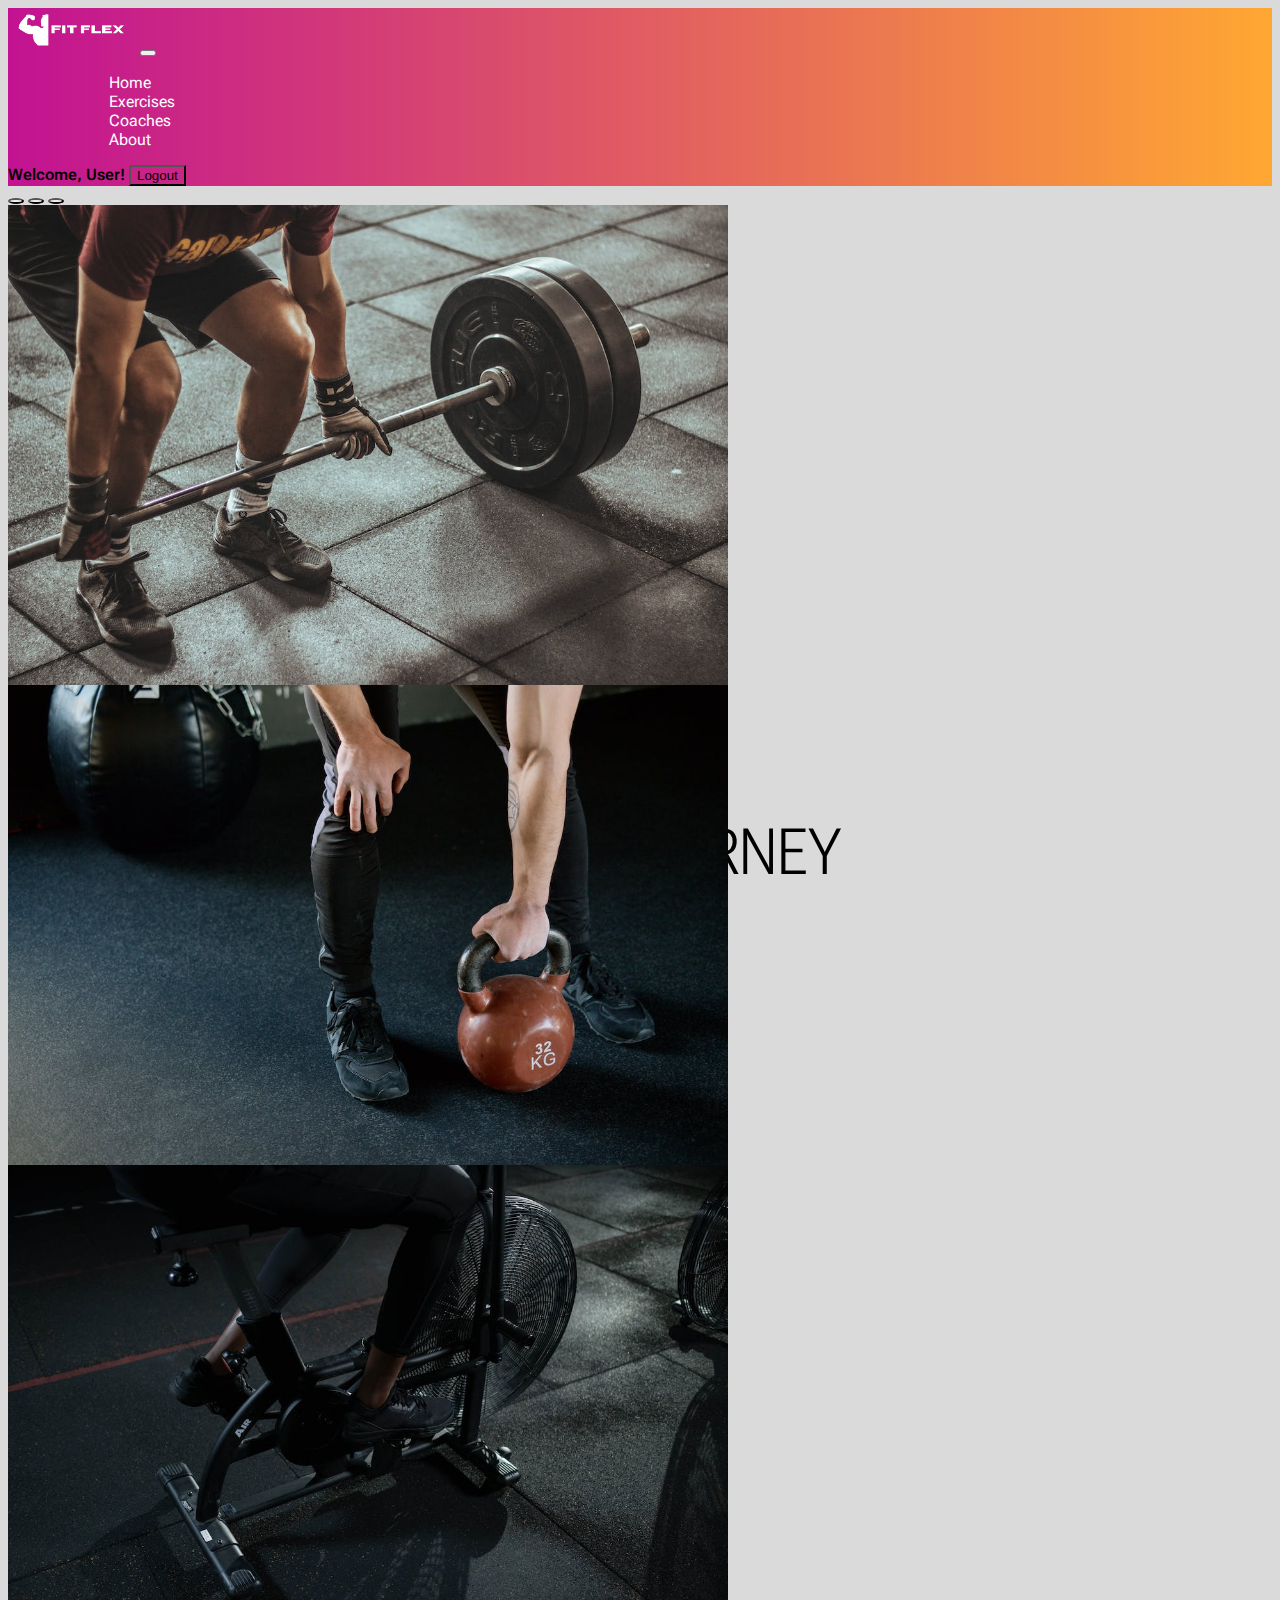
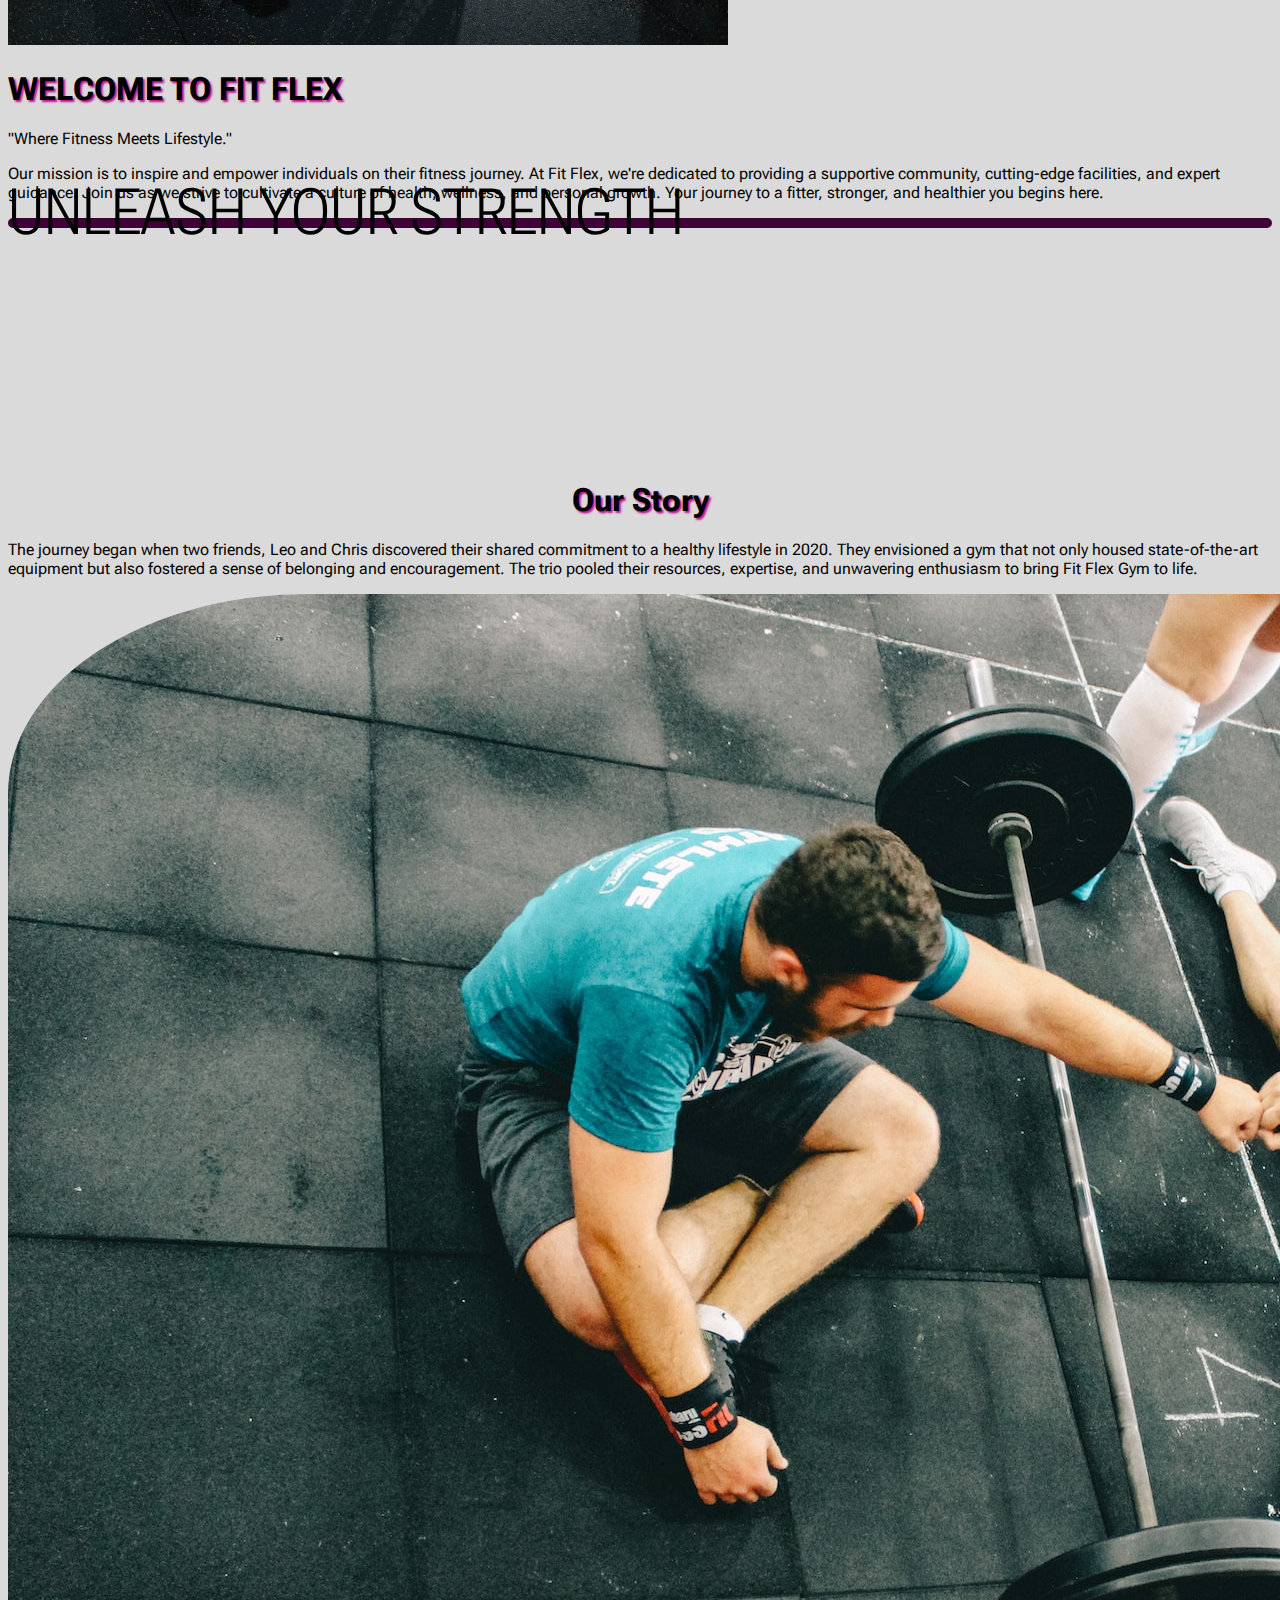
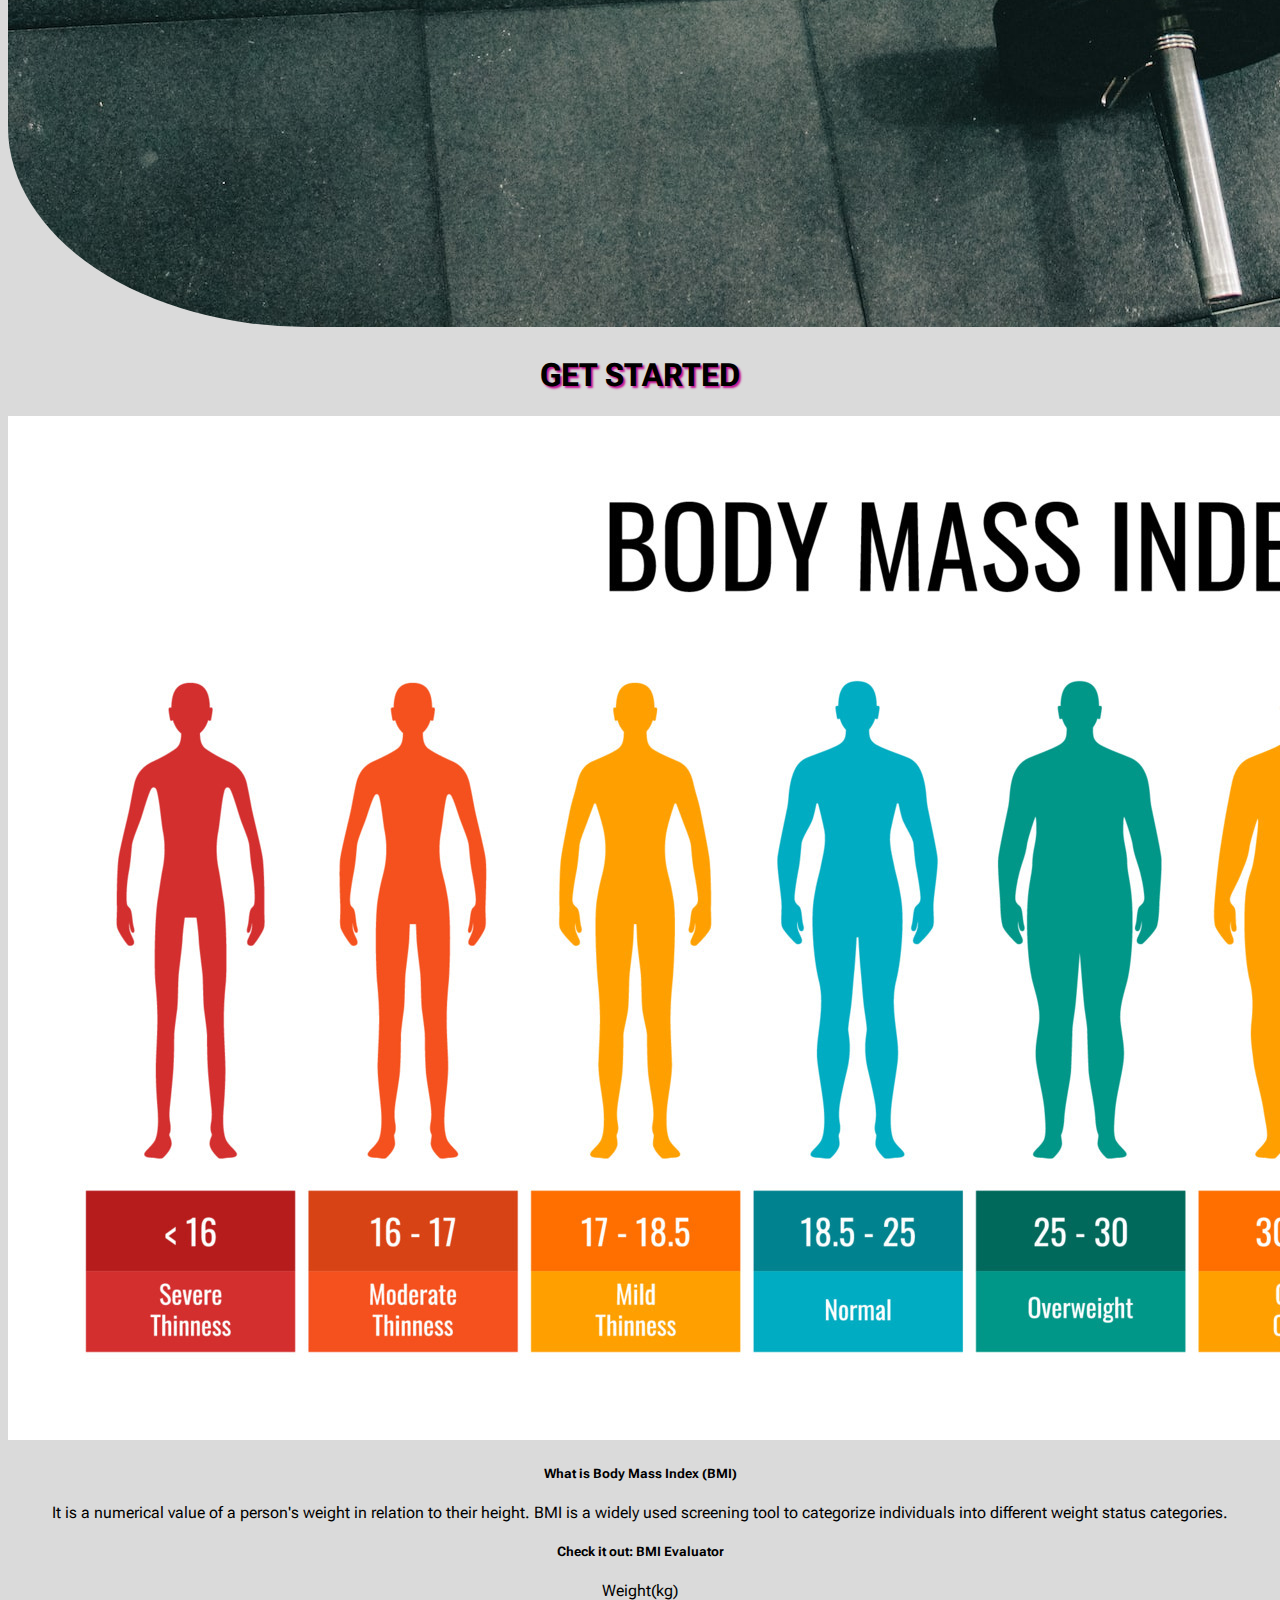
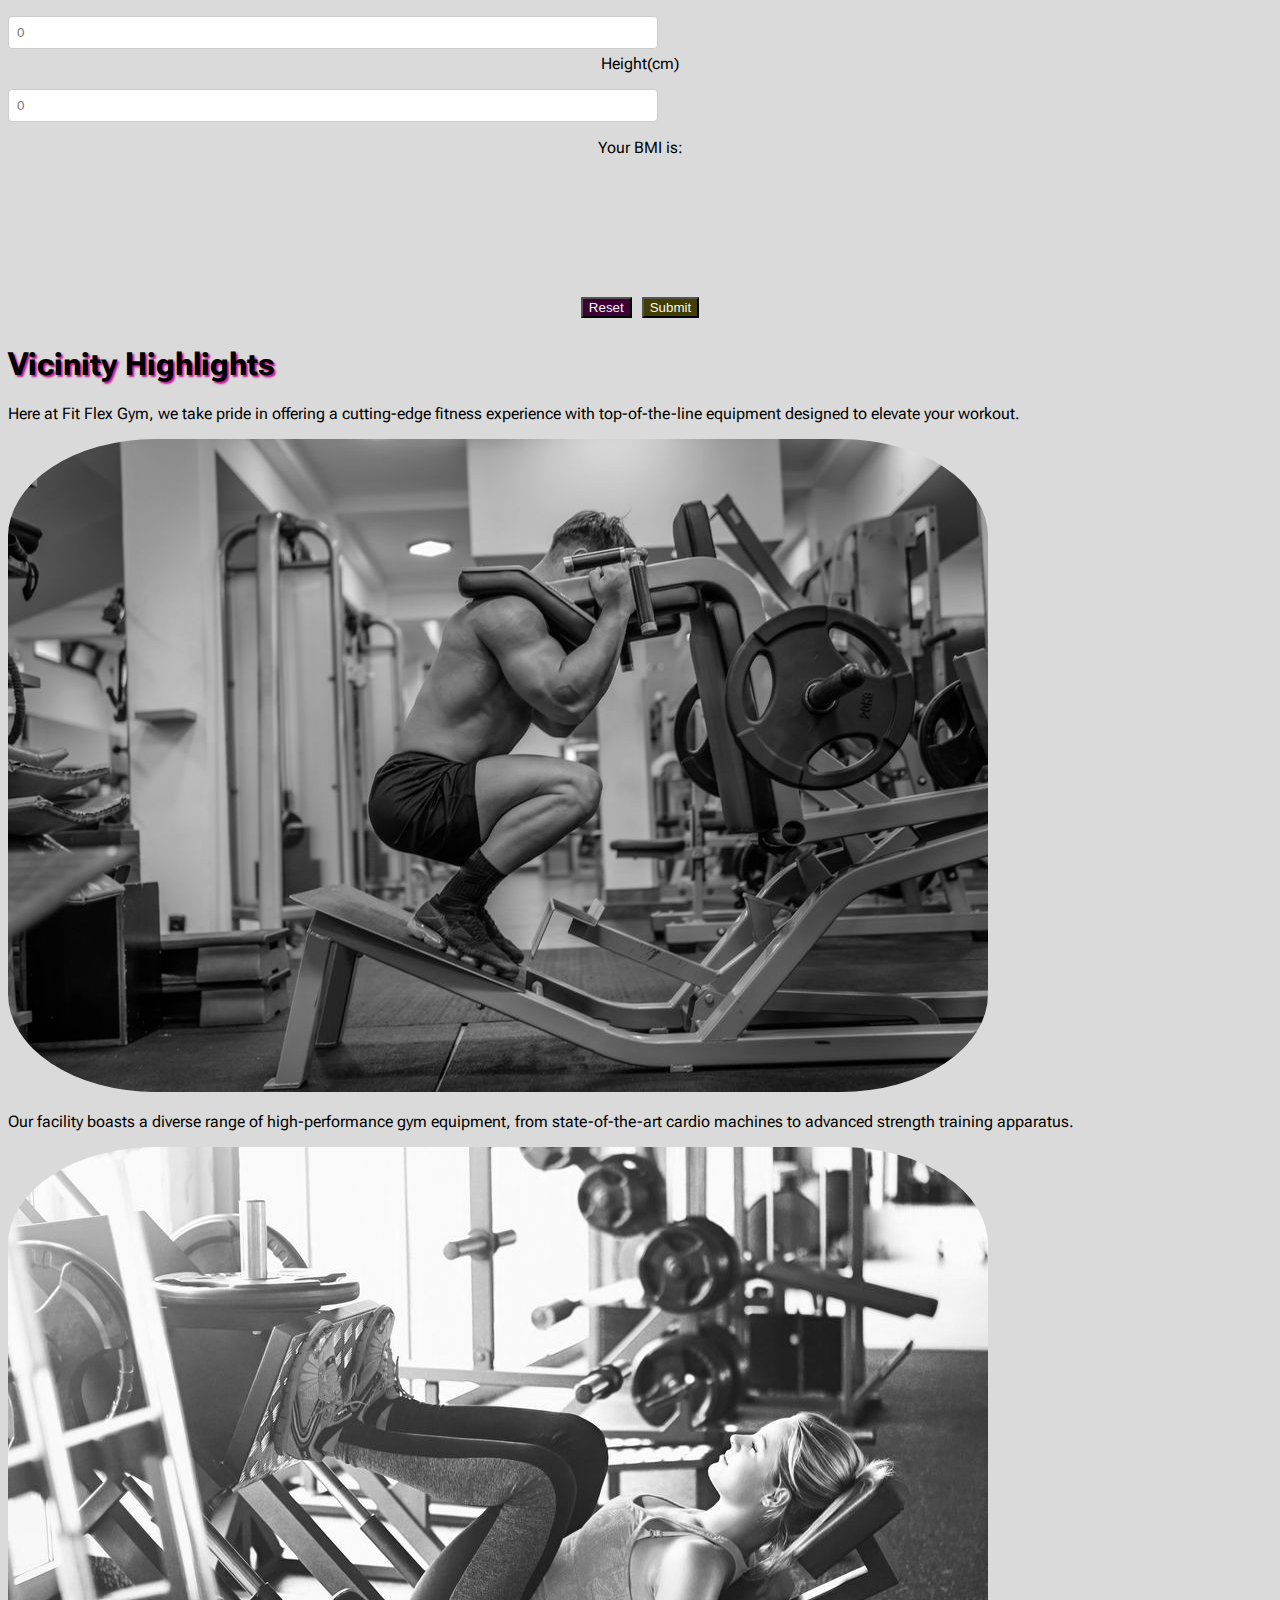
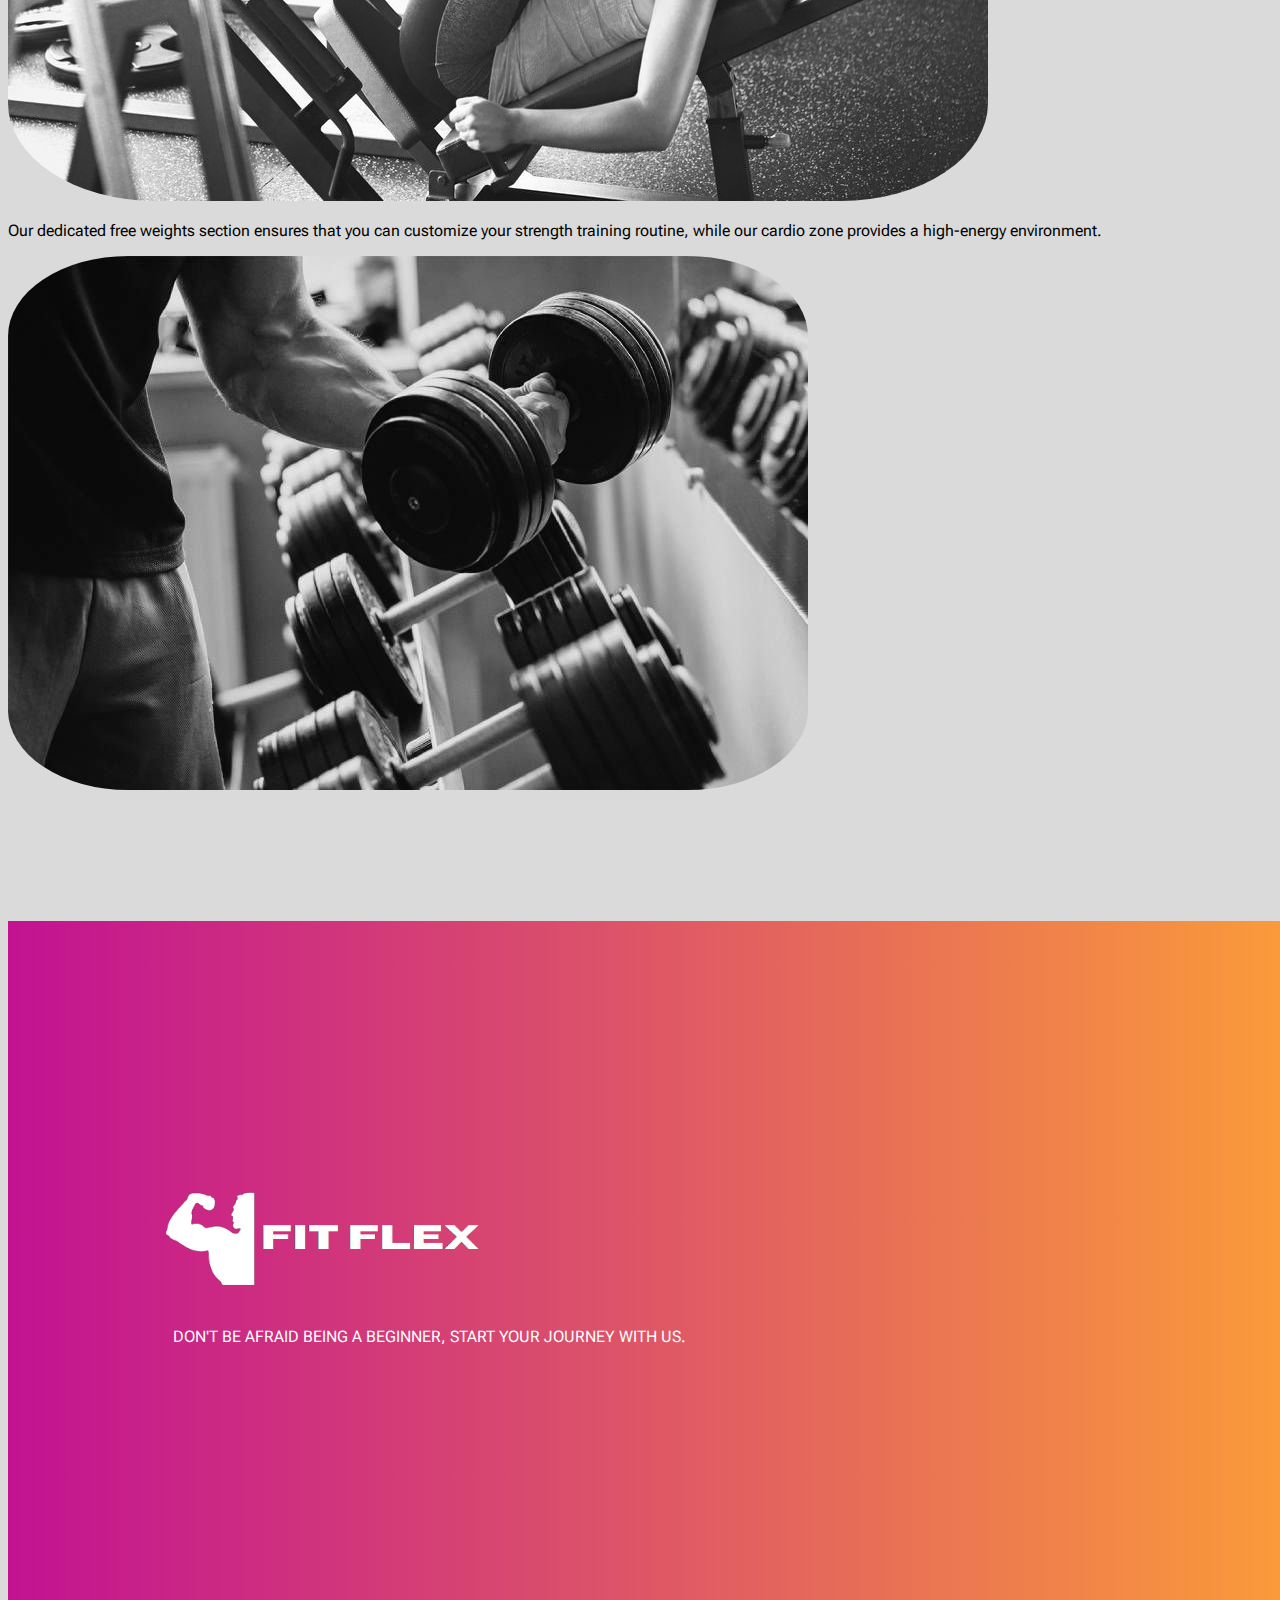
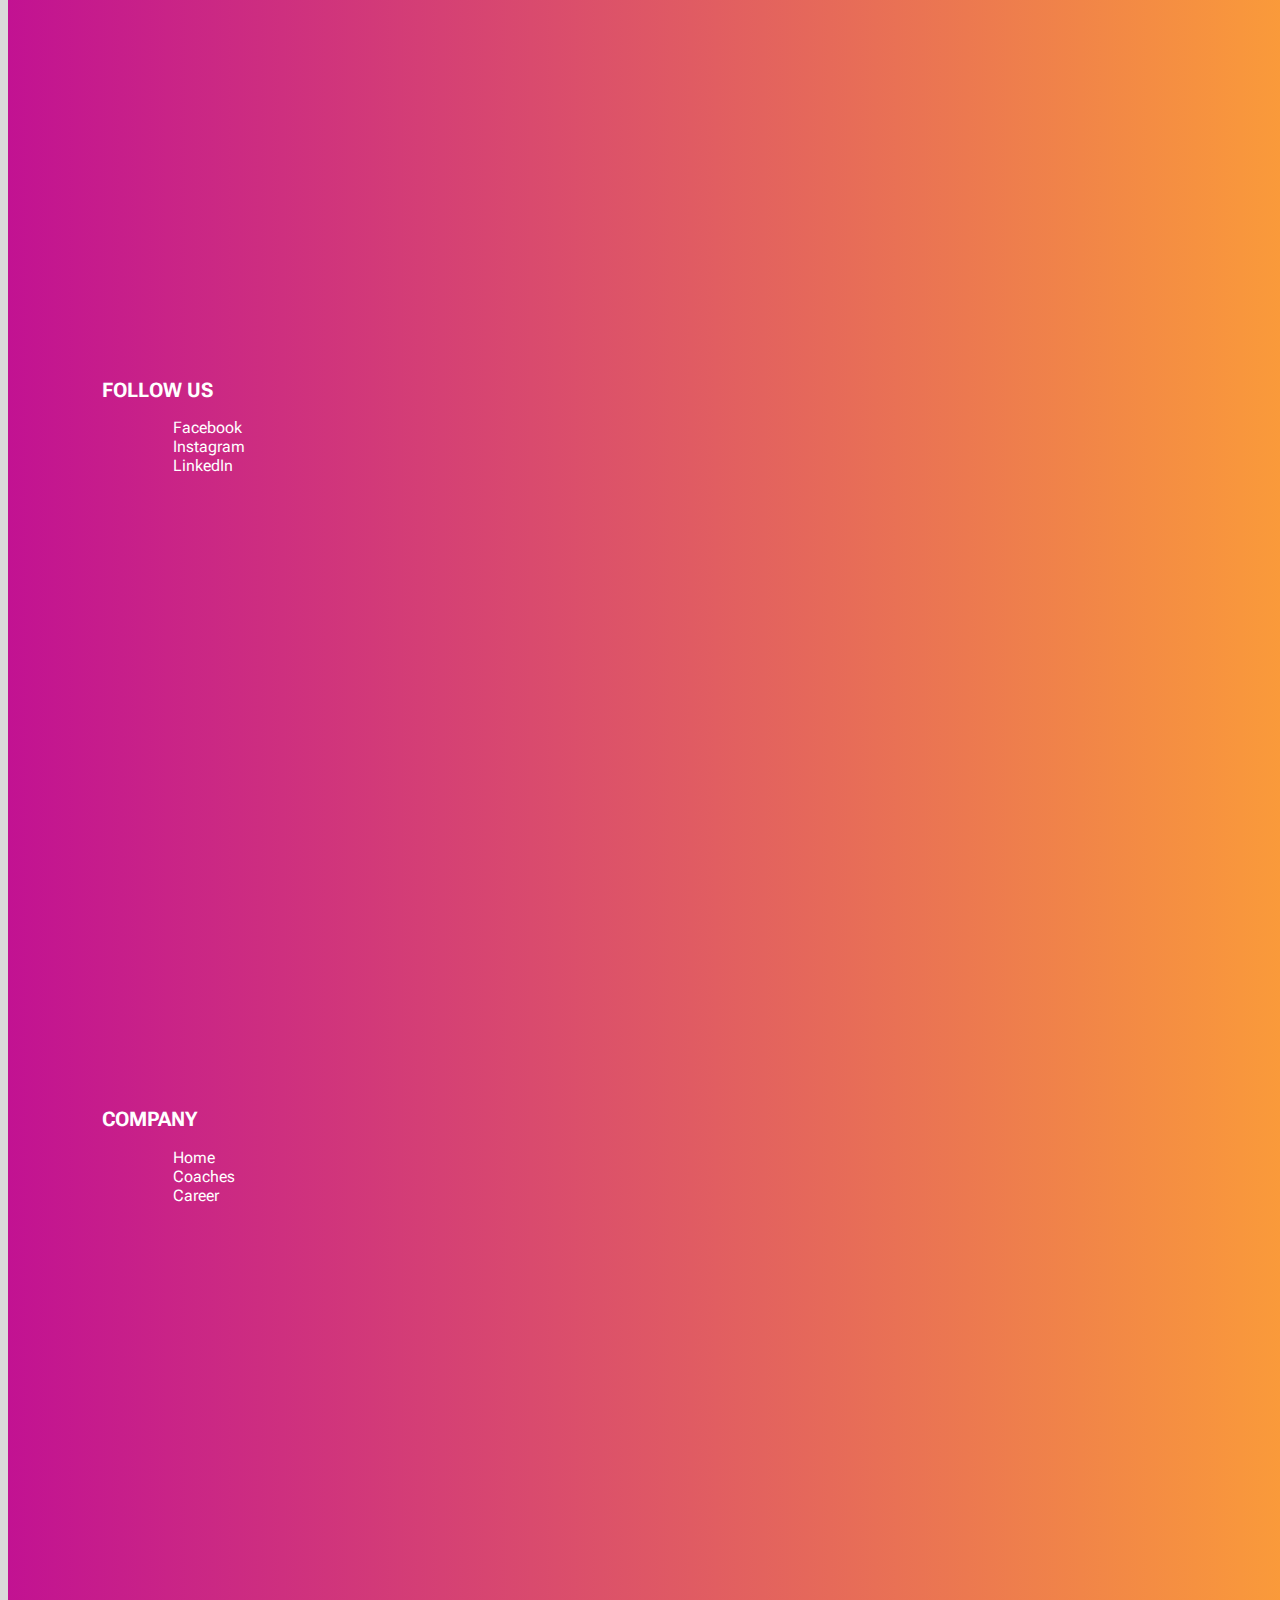
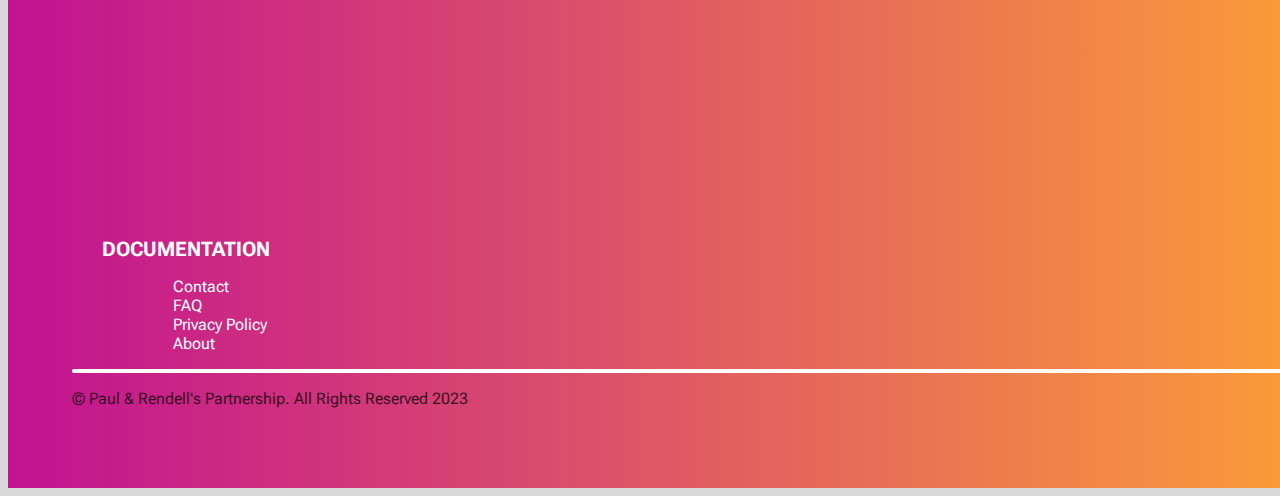
<file: html/home.html>
<!DOCTYPE html>
<html lang="en">
  <head>
    <script href="js/login.js"></script>
    <meta charset="UTF-8" />
    <meta name="viewport" content="width=device-width, initial-scale=1.0" />
    <link
      href="https://cdn.jsdelivr.net/npm/bootstrap@5.3.2/dist/css/bootstrap.min.css"
      rel="stylesheet"
      integrity="sha384-T3c6CoIi6uLrA9TneNEoa7RxnatzjcDSCmG1MXxSR1GAsXEV/Dwwykc2MPK8M2HN"
      crossorigin="anonymous"
    />
    <script src="https://ajax.googleapis.com/ajax/libs/jquery/3.6.0/jquery.min.js"></script>
    <script
      src="https://cdn.jsdelivr.net/npm/bootstrap@5.3.2/dist/js/bootstrap.bundle.min.js"
      integrity="sha384-C6RzsynM9kWDrMNeT87bh95OGNyZPhcTNXj1NW7RuBCsyN/o0jlpcV8Qyq46cDfL"
      crossorigin="anonymous"
    ></script>
    <title>Home</title>
    <link rel="preconnect" href="https://fonts.googleapis.com" />
    <link rel="preconnect" href="https://fonts.gstatic.com" crossorigin />
    <link
      href="https://fonts.googleapis.com/css2?family=Roboto+Flex:opsz,wght@8..144,500&family=Roboto:wght@300&display=swap"
      rel="stylesheet"
    />
    <link
      rel="shortcut icon"
      href="../img/favicon1.png
      "
      type="image/png"
    />
    <script src="../js/home.js"></script>
    <script src="../js/logout.js"></script>
    <link rel="stylesheet" href="../css/home.css" />
    <link rel="stylesheet" href="../css/about_us.css" />
  </head>
  <body>
    <!-- Navigation Bar -->
    <nav class="navbar navbar-expand-lg bg-body-tertiary">
      <div class="container-fluid">
        <a class="navbar-brand" href="#"
          ><img src="../img/favicon.png" alt="fit-flex logo" id="logo"
        /></a>
        <button
          class="navbar-toggler"
          type="button"
          data-bs-toggle="collapse"
          data-bs-target="#navbarNav"
          aria-controls="navbarNav"
          aria-expanded="false"
          aria-label="Toggle navigation"
        >
          <span class="navbar-toggler-icon"></span>
        </button>
        <div class="collapse navbar-collapse" id="navbarNav">
          <ul class="navbar-nav">
            <li class="nav-item">
              <a class="nav-link nav-text" aria-current="page" href="home.html"
                >Home</a
              >
            </li>
            <li class="nav-item">
              <a class="nav-link nav-text" href="exercises.html">Exercises</a>
            </li>
            <li class="nav-item">
              <a class="nav-link nav-text" href="instructors.html">Coaches</a>
            </li>
            <li class="nav-item">
              <a class="nav-link nav-text" href="about.html">About</a>
            </li>
          </ul>
        </div>
        <span class="nav-text me-3 fs-4" id="welcome">Welcome, User!</span>
        <button class="btn btn-outline-dark" type="button" id="btn-logout">
          Logout
        </button>
      </div>
    </nav>
    <!-- Content -->

    <!-- carousel -->
    <div
      id="carouselhero"
      class="carousel carousel-light slide carousel-fade"
      data-bs-ride="carousel"
    >
      <div class="carousel-indicators">
        <button
          type="button"
          data-bs-target="#carouselhero"
          data-bs-slide-to="0"
          class="active c-button"
          aria-current="true"
          aria-label="Slide 1"
        ></button>
        <button
          type="button"
          data-bs-target="#carouselhero"
          data-bs-slide-to="1"
          aria-label="Slide 2"
          class="c-button"
        ></button>
        <button
          type="button"
          data-bs-target="#carouselhero"
          data-bs-slide-to="2"
          aria-label="Slide 3"
          class="c-button"
        ></button>
      </div>
      <div class="carousel-inner">
        <div class="carousel-item c-item active">
          <img
            src="../img/carousel1.jpeg"
            class="d-block w-100 c-image"
            alt="Person lifting a barbel equipment"
          />
          <div class="carousel-caption c-caption top-0">
            <p>ELEVATE YOUR FITNESS JOURNEY</p>
          </div>
        </div>
        <div class="carousel-item c-item">
          <img
            src="../img/carousel2.jpeg"
            class="d-block w-100 c-image"
            alt="Person lifting a globe dumbell equipment"
          />
          <div class="carousel-caption c-caption top-0">
            <p>EMBRACE YOUR POTENTIAL</p>
          </div>
        </div>
        <div class="carousel-item c-item">
          <img
            src="../img/carousel3.jpeg"
            class="d-block w-100 c-image"
            alt="Person using cycling equipment"
          />
          <div class="carousel-caption c-caption top-0">
            <p>UNLEASH YOUR STRENGTH</p>
          </div>
        </div>
      </div>
    </div>
    <!-- carousel -->
    <!-- intro -->
    <div class="container-fluid" id="welcome_text">
      <h1>WELCOME TO FIT FLEX</h1>
      <p>"Where Fitness Meets Lifestyle."</p>
      <p>
        Our mission is to inspire and empower individuals on their fitness
        journey. At Fit Flex, we're dedicated to providing a supportive
        community, cutting-edge facilities, and expert guidance. Join us as we
        strive to cultivate a culture of health, wellness, and personal growth.
        Your journey to a fitter, stronger, and healthier you begins here.
      </p>
      <hr id="divider" />
    </div>

    <!-- intro -->
    <!-- story -->
    <div class="container-fluid">
      <div class="row">
        <div class="col-lg-6">
          <h1 id="our_story">Our Story</h1>
          <p>
            The journey began when two friends, Leo and Chris discovered their
            shared commitment to a healthy lifestyle in 2020. They envisioned a
            gym that not only housed state-of-the-art equipment but also
            fostered a sense of belonging and encouragement. The trio pooled
            their resources, expertise, and unwavering enthusiasm to bring Fit
            Flex Gym to life.
          </p>
        </div>
        <div class="col-lg-6">
          <img src="../img/friends.jpg" class="img-fluid" id="friends_img" />
        </div>
      </div>
    </div>
    <!-- story -->
    <!-- bmi intro -->
    <h1 id="get_started">GET STARTED</h1>
    <div class="container-fluid">
      <div class="row">
        <div class="col-lg-6">
          <img src="../img/bmi.jpg" class="img-fluid" />
          <h5 class="what_bmi">What is Body Mass Index (BMI)</h5>
          <p id="what_para">
            It is a numerical value of a person's weight in relation to their
            height. BMI is a widely used screening tool to categorize
            individuals into different weight status categories.
          </p>
        </div>
        <!-- bmi intro -->
        <!-- bmi calculator -->
        <div class="col-lg-6">
          <h5 class="what_bmi">Check it out: BMI Evaluator</h5>
          <div>
            <form id="form_bmi" class="form-control">
              <p id="weight_text">Weight(kg)</p>
              <input
                class="form-control"
                id="weight_bmi"
                type="number"
                placeholder="0"
                required
              />
              <p id="height_text">Height(cm)</p>
              <input
                class="form-control"
                id="height_bmi"
                type="number"
                placeholder="0"
                required
              /><br />

              <p id="y_bmi">Your BMI is:</p>
              <p id="bmi_result"></p>
              <p id="y_status"><span id="bmi_status"></span></p>
              <br />
              <div id="buttons">
                <button id="reset_button" type="reset" class="btn">
                  Reset
                </button>
                <button id="submit_button" type="submit" class="btn">
                  Submit
                </button>
              </div>
            </form>
          </div>
        </div>
      </div>
    </div>
    <!-- bmi calculator -->
    <!-- Equipments -->
    <div class="container-fluid">
      <div class="row bot">
        <div class="col-lg-12">
          <h1>Vicinity Highlights</h1>
        </div>
        <div class="col-lg-4">
          <p>
            Here at Fit Flex Gym, we take pride in offering a cutting-edge
            fitness experience with top-of-the-line equipment designed to
            elevate your workout.
          </p>
          <div class="wrapper">
            <img src="../img/equipments3.png" class="img-fluid v-img" />
          </div>
        </div>
        <div class="col-lg-4">
          <p>
            Our facility boasts a diverse range of high-performance gym
            equipment, from state-of-the-art cardio machines to advanced
            strength training apparatus.
          </p>
          <div class="wrapper">
            <img src="../img/equipments2.png" class="img-fluid v-img" />
          </div>
        </div>
        <div class="col-lg-4">
          <p>
            Our dedicated free weights section ensures that you can customize
            your strength training routine, while our cardio zone provides a
            high-energy environment.
          </p>
          <div class="wrapper">
            <img src="../img/equipments1.jpg" class="img-fluid v-img" />
          </div>
        </div>
      </div>
    </div>
    <!-- Equipments -->
  </body>
  <!-- Footer -->
  <footer class="footer">
    <div class="col-lg-12">
      <div class="row">
        <div class="col-lg-5">
          <div class="container container-fluid">
            <img src="../img/favicon.png" id="favicon-footer" />
            <ul id="footer-lists">
              <li>
                DON'T BE AFRAID BEING A BEGINNER, START YOUR JOURNEY WITH US.
              </li>
            </ul>
          </div>
        </div>
        <div class="col-lg-2 mt-0">
          <div class="container">
            <h2>FOLLOW US</h2>
            <ul>
              <li>
                <a href="facebook.com">Facebook</a>
              </li>
              <li>
                <a href="instagram.com">Instagram</a>
              </li>
              <li>
                <a href="linkedin.com">LinkedIn</a>
              </li>
            </ul>
          </div>
        </div>
        <div class="col-lg-2">
          <div class="container">
            <h2>COMPANY</h2>
            <ul>
              <li>
                <a href="home.html">Home</a>
              </li>

              <li>
                <a href="instructors.html">Coaches</a>
              </li>
              <li>
                <a class="text-decoration-line-through">Career</a>
              </li>
            </ul>
          </div>
        </div>
        <div class="col-lg-2">
          <div class="container">
            <h2>DOCUMENTATION</h2>
            <ul>
              <li>
                <a href="about.html">Contact</a>
              </li>
              <li>
                <a href="about.html">FAQ</a>
              </li>
              <li>
                <a href="about.html">Privacy Policy</a>
              </li>
              <li>
                <a href="about.html">About</a>
              </li>
            </ul>
          </div>
        </div>
      </div>
    </div>
    <div class="container">
      <div class="row"><hr /></div>
    </div>
    <div class="container">
      <div class="row">
        <p id="copyright">
          © Paul & Rendell's Partnership. All Rights Reserved 2023
        </p>
      </div>
    </div>
  </footer>
</html>
</file>
<file: css/index.css>
#body {
  margin: 0;
  padding: 0;
  box-sizing: border-box;
  background-color: rgb(218, 218, 218);
  font-family: "Roboto Flex", sans-serif;
  color: whitesmoke;
}
#intro_para {
  align-items: center;
  justify-content: center;
}
#intro_welcome {
  color: #ffa732;
  margin-top: 50px;
  text-align: justify;
  align-items: center;
}
#intro_welcome_text {
  color: #c21292;
}

#box_form {
  display: flex;
  justify-content: center;
  align-items: center;
  min-height: 75vh;
  background-color: rgb(218, 218, 218);
}
#box {
  position: relative;
  width: 80%;
  height: 80dvh;
  display: flex;
  justify-content: center;
  align-items: center;
  background-color: rgb(1, 56, 56, 0.4);
  border-radius: 20px;
  overflow: hidden;
}
#box::before {
  content: "";
  position: absolute;
  width: 170px;
  height: 170%;
  background: linear-gradient(#c21292, #ffa732);
  animation: rotate 4s linear infinite;
}

#box::after {
  content: "";
  position: absolute;
  background: rgb(44, 43, 43);
  inset: 5px;
  border-radius: 16px;
}
#form_content {
  z-index: 2;
  width: 80%;
  height: 50dvh;
}
@keyframes rotate {
  from {
    transform: rotate(0deg);
  }
  to {
    transform: rotate(360deg);
  }
}
#login_btn {
  background-color: #c21292;
}
#register_btn {
  background-color: #ffa732;
}
#email_help {
  color: rgb(245, 245, 245, 0.6);
}
#sign_in {
  text-align: center;
}
.r-text {
  color: rgb(50, 50, 50);
}
#submit_btn {
  background-color: #dfe37a;
}
#close_btn {
  background-color: #fa6b76;
}
#pass_checker {
  color: #fa6b76;
}
#email_checker {
  color: #fa6b76;
}
/* box end */
#login_pic {
  display: flex;
  object-fit: cover;
  width: 100%;
  height: 100dvh;
}
</file>
<file: css/about_us.css>
body {
  font-family: "Jura", sans-serif;
  font-family: "Roboto Flex", sans-serif;
  background-color: rgb(218, 218, 218);
}

.bg1 {
  height: 50vh;
  background: url(../img/bg4.jpg) no-repeat;
  background-size: cover;
  background-position: center bottom 80%;
}

#welcome {
  color: rgb(1, 0, 1);
  font-weight: 600;
}

/* Navigation Bar */

@media (min-width: 425px) {
  .navbar {
    width: 100%;
    background: linear-gradient(to right, #c21292, #ffa732);
  }

  .navbar img {
    width: 10dvw;
    height: auto;
  }

  nav ol a {
    list-style: none;
    margin: 0;
    padding: 0;
    text-align: center;
    text-decoration: none;
    color: white;
  }

  nav ol li {
    display: inline-flex;
    margin-right: 50px;
    font-size: 1rem;
  }

  nav {
    padding: 0px;
  }
}

@media (max-width: 575px) {
  .navbar {
    width: 100%;
    top: 0;
    z-index: 1000;
    background: linear-gradient(to right, #c21292, #ffa732);
  }
  .navbar img {
    width: 30%;
    height: auto;
  }
  ol li a {
    display: none;
  }

  ol {
    list-style: none;
    text-decoration: none;
  }

  .topnav a.icon {
    float: right;
    display: block;
  }
  .topnav.responsive {
    position: relative;
  }
  .topnav.responsive a.icon {
    position: absolute;
    right: 0;
    top: 0;
  }
  .topnav.responsive a {
    float: none;
    display: block;
    text-align: left;
  }
  li span {
    display: none;
  }
  .burger {
    transform: scale(0);
    display: none;
  }
}

#hamicon {
  padding: 0;
  width: 40px;
  display: flex;
  justify-content: flex-end;
}

.btn {
  background-color: rgba(255, 255, 255, 0);
}

.nav-item a {
  color: rgb(255, 255, 255);
}

.navbar-toggler-icon {
  background-image: url("data:image/svg+xml,%3csvg xmlns='http://www.w3.org/2000/svg' viewBox='0 0 30 30'%3e%3cpath stroke='rgba%28, 250, 250, 250%29' stroke-linecap='round' stroke-miterlimit='10' stroke-width='2' d='M4 7h22M4 15h22M4 23h22'/%3e%3c/svg%3e");
}
.nav-link:hover {
  color: #ffa732;
}

/* End of Navigation Bar */

/*Footer*/

@media (min-width: 992px) {
  footer {
    background: linear-gradient(to right, #c21292, #ffa732);
    min-width: 100%;
    padding: 4rem;
    margin-top: 3%;
  }

  h2 {
    color: white;
    margin-top: 50%;
    margin-left: 30px;
    font-size: 20px;
  }

  li a {
    text-decoration: none;
    list-style: none;
    color: white;
    justify-content: start;
  }

  li:hover a {
    box-sizing: border-box;
    width: 100%;
    border: solid #ffa732 2px;
    padding: 5px;
    border-top: 0px;
    border-left: 0px;
    border-right: 0px;
    color: #ffa732;
  }

  div .footer {
    justify-content: center;
    text-align: center;
    margin: 0px 0px;
    padding: 0%;
  }
  #favicon-footer {
    width: 30%;
    padding: auto;
    margin-top: 15%;
    margin-left: 5%;
  }

  ul li a {
    width: 10%;
    justify-content: start;
  }

  ul li {
    margin-left: 5%;
    text-decoration: none;
    list-style: none;
    color: white;
    padding: 0 px;
  }
  #copyright {
    color: rgba(0, 0, 0, 0.772);
  }

  hr {
    border: 2px solid white;
    border-radius: 5px;
  }
}

@media (max-width: 991px) {
  #favicon-footer {
    display: block;
    margin-left: auto;
    margin-right: auto;
    width: 50%;
    margin-top: 8%;
  }

  .footer {
    justify-content: center;
    text-align: center;
    background: linear-gradient(to right, #c21292, #ffa732);
    padding: 1rem;
  }
  ul li a {
    margin-right: 7%;
  }
  h2 {
    color: white;
    margin: auto;
    font-size: 20px;
  }
  li a {
    text-decoration: none;
    list-style: none;
    color: white;
    justify-content: start;
  }

  ul li {
    text-decoration: none;
    list-style: none;
    color: white;
    text-align: center;
  }

  li:hover a {
    box-sizing: border-box;
    width: 100%;
    border: solid #ffa732 2px;
    padding: 5px;
    border-top: 0px;
    border-left: 0px;
    border-right: 0px;
    color: #ffa732;
  }
  hr {
    border: 2px solid white;
    border-radius: 5px;
  }
  #copyright {
    color: rgba(0, 0, 0, 0.772);
  }
}

/* End of Footer */

/* Contact us form */
#contacth2 {
  color: black;
  text-align: center;
  font-size: 3rem;
  margin: 0;
}

h3,
h1 {
  text-shadow: 2px 2px 2px #c21292;
}

.contact-form-container {
  max-width: 600px;
  display: block;
  margin: 50px auto;
  background-color: #fff;
  padding: 20px;
  margin-top: 10%;

  border-radius: 5px;
}

.contact-form {
  display: flex;
  flex-direction: column;
}

label {
  margin-bottom: 8px;
}

input,
textarea {
  padding: 8px;
  border: 1px solid #ccc;
  border-radius: 4px;
}

input[type="submit"] {
  background-color: #c21292;
  color: #fff;
  cursor: pointer;
  border: none;
  border-radius: 4px;
  padding: 10px;
}

input[type="submit"]:hover {
  background-color: #ffa732;
}

.contact_us {
  min-width: 100%;
}

.container-body {
  max-width: 800px;
}

/* End of contact us form */

/* FAQ */

@media (min-width: 1244px) {
  .FAQ {
    margin-top: 3%;
    font-size: 4rem;
  }
}

@media (max-width: 1243px) {
  .FAQ {
    margin-top: 20%;
    font-size: 30px;
  }
}
@media (max-width: 1179px) {
  .FAQ {
    margin-top: 0%;
    font-size: 30px;
  }
}

@media (max-width: 668px) {
  .FAQ {
    margin-top: 60%;
    font-size: 30px;
  }
}

@media (max-width: 320px) {
  .FAQ {
    font-size: 20px;
  }
}

@media (max-height: 375px) {
}
.accordion {
  margin-top: 15%;
  margin-left: auto;
  margin-right: auto;

  width: 80%;
  height: 80%;
}

.accordion li {
  list-style: none;
  width: 100%;

  margin: 20px;
  padding: 0px;
  border-radius: 8px;
  background: linear-gradient(to right, #c21292, #ffa732);
  color: white;
}

.accordion li label {
  display: flex;
  align-items: center;
  padding: 10px;
  font-size: 18px;
  font-weight: 500;
  cursor: pointer;
}

li label::before {
  content: "+";
  margin-right: 10px;
  font-size: 24px;
  font-weight: 600;
}

input[type="radio"] {
  display: none;
}

.accordion .content {
  color: white;
  padding: 0 10px;
  line-height: 26px;
  max-height: 0;
  overflow: hidden;
  transition: max-height 0.8s, padding 0.5s;
}

.accordion input[type="radio"]:checked + label + .content {
  max-height: 400px;
  padding: 10px 10px 20px;
}

.accordion input[type="radio"]:checked + label::before {
  content: "-";
}

/* End of FAQ */

#divider {
  border: 5px solid #3e0036;
  border-radius: 5px;
}

.info_text {
  color: black;
}
</file>
<file: css/exercises.css>
body {
  background-color: rgb(218, 218, 218);
  font-family: "Jura", sans-serif;
  font-family: "Roboto Flex", sans-serif;
}
.c-item {
  height: 480px;
}
.c-img {
  height: 100%;
  object-fit: cover;
}

#c-caption {
  margin-top: 25%;
  padding-bottom: 0;
  font-size: 80px;
  color: #1d1c1a;
}
h1 {
  text-align: center;
  text-shadow: 2px 2px 2px #c21292;
}
.info_text {
  text-align: center;
  font-weight: 600;
  color: black;
  font-style: italic;
}
#choose {
  text-align: center;
  font-weight: 600;
}
#dif {
  display: flex;
  justify-content: space-around;
  align-items: center;
}

.button-dif {
  background: linear-gradient(to bottom right, #c21292, #ffa732);
  border: 0;
  border-radius: 12px;
  color: #ffffff;
  cursor: pointer;
  display: inline-block;
  font-size: 16px;
  font-weight: 500;
  line-height: 3;
  outline: transparent;
  padding: 0 1rem;
  text-align: center;
  text-decoration: none;
  transition: box-shadow 0.25s ease-in-out;
  margin-bottom: 15px;
}

.button-dif:not([disabled]):focus {
  box-shadow: 0 0 0.25rem rgba(0, 0, 0, 0.5), -0.125rem -0.125rem 1rem #c21292,
    0.125rem 0.125rem 1rem #ffa732;
}

.button-dif:not([disabled]):hover {
  box-shadow: 0 0 0.25rem rgba(0, 0, 0, 0.5), -0.125rem -0.125rem 1rem #c21292,
    0.125rem 0.125rem 1rem #ffa732;
}

.parts_img {
  width: 180px;
  border-style: solid;
}
.parts_img:hover {
  cursor: pointer;
  background: linear-gradient(to bottom right, #c21292, #ffa732);
}
.box {
  display: flex;
  align-content: center;
  justify-content: space-around;
}

.wrap {
  max-width: 400px;
  position: relative;
}
.cap {
  position: absolute;
  text-align: center;
  width: 100%;
  bottom: 0;
  left: 0;
  padding: 10px;
  color: #ffffff;
  background-color: rgba(0, 0, 0, 0.5);
}
.cap {
  display: none;
}
.wrap:hover .cap {
  display: block;
}

/* Navigation Bar */

@media (min-width: 425px) {
  .navbar {
    width: 100%;
    background: linear-gradient(to right, #c21292, #ffa732);
  }

  .navbar img {
    width: 10dvw;
    height: auto;
  }

  nav ol a {
    list-style: none;
    margin: 0;
    padding: 0;
    text-align: center;
    text-decoration: none;
    color: white;
  }

  nav ol li {
    display: inline-flex;
    margin-right: 50px;
    font-size: 1rem;
  }

  nav {
    padding: 0px;
  }
}

@media (max-width: 575px) {
  .navbar {
    width: 100%;
    top: 0;
    z-index: 1000;
    background: linear-gradient(to right, #c21292, #ffa732);
  }
  .navbar img {
    width: 30%;
    height: auto;
  }
  ol li a {
    display: none;
  }

  ol {
    list-style: none;
    text-decoration: none;
  }

  .topnav a.icon {
    float: right;
    display: block;
  }
  .topnav.responsive {
    position: relative;
  }
  .topnav.responsive a.icon {
    position: absolute;
    right: 0;
    top: 0;
  }
  .topnav.responsive a {
    float: none;
    display: block;
    text-align: left;
  }
  li span {
    display: none;
  }
  .burger {
    transform: scale(0);
    display: none;
  }
}
#welcome {
  color: black;
  font-weight: 700;
}
#hamicon {
  padding: 0;
  width: 40px;
  display: flex;
  justify-content: flex-end;
}

.btn {
  background-color: rgba(255, 255, 255, 0);
}

.nav-item a {
  color: rgb(255, 255, 255);
}

.navbar-toggler-icon {
  background-image: url("data:image/svg+xml,%3csvg xmlns='http://www.w3.org/2000/svg' viewBox='0 0 30 30'%3e%3cpath stroke='rgba%28, 250, 250, 250%29' stroke-linecap='round' stroke-miterlimit='10' stroke-width='2' d='M4 7h22M4 15h22M4 23h22'/%3e%3c/svg%3e");
}
.nav-link:hover {
  color: #ffa732;
}

/* End of Navigation Bar */

/*Footer*/

@media (min-width: 992px) {
  footer {
    background: linear-gradient(to right, #c21292, #ffa732);
    min-width: 100%;
    padding: 4rem;
    margin-top: 3%;
  }

  h2 {
    color: white;
    margin-top: 50%;
    margin-left: 30px;
    font-size: 20px;
  }

  #links a,
  #caption-footer {
    text-decoration: none;
    list-style: none;
    color: white;
    justify-content: start;
  }

  #links:hover a {
    box-sizing: border-box;
    width: 100%;
    border: solid #ffa732 2px;
    padding: 5px;
    border-top: 0px;
    border-left: 0px;
    border-right: 0px;
    color: #ffa732;
  }

  div .footer {
    justify-content: center;
    text-align: center;
    margin: 0px 0px;
    padding: 0%;
  }
  #favicon-footer {
    width: 30%;
    padding: auto;
    margin-top: 15%;
    margin-left: 5%;
  }

  ul li a {
    width: 10%;
    justify-content: start;
  }

  ul #links {
    margin-left: 5%;
    text-decoration: none;
    list-style: none;
    color: white;
    padding: 0 px;
  }

  hr {
    border: 2px solid white;
    border-radius: 5px;
  }
}

@media (max-width: 991px) {
  #favicon-footer {
    display: block;
    margin-left: auto;
    margin-right: auto;
    width: 50%;
    margin-top: 8%;
  }

  .footer {
    justify-content: center;
    text-align: center;
    background: linear-gradient(to right, #c21292, #ffa732);
    padding: 1rem;
  }
  ul li a {
    margin-right: 7%;
  }
  h2 {
    color: white;
    margin: auto;
    font-size: 20px;
  }
  #links a,
  #caption-footer {
    text-decoration: none;
    list-style: none;
    color: white;
    justify-content: start;
  }

  ul #links {
    text-decoration: none;
    list-style: none;
    color: white;
    text-align: center;
  }

  #links:hover a {
    box-sizing: border-box;
    width: 100%;
    border: solid #ffa732 2px;
    padding: 5px;
    border-top: 0px;
    border-left: 0px;
    border-right: 0px;
    color: #ffa732;
  }
  hr {
    border: 2px solid white;
    border-radius: 5px;
  }
}

/* End of Footer */
#copyright {
  color: rgba(4, 1, 1, 0.678);
}
</file>
<file: css/home.css>
body {
  background-color: rgb(218, 218, 218);
}

.c-item {
  height: 480px;
}
.c-image {
  height: 100%;
  object-fit: cover;
}
.c-button {
  border-radius: 50%;
}
.c-caption {
  margin-top: 10%;
  font-size: 400%;
}
#welcome_text {
  margin-top: 25px;
  margin-bottom: 10px;
}
#our_story {
  text-align: center;
  margin-top: 20%;
}
#friends_img {
  border-radius: 15%;
}

#get_started {
  text-align: center;
  margin-top: 25px;
  /* background-color: rgb(218, 218, 218); */
}
.what_bmi {
  display: flex;
  align-items: center;
  justify-content: center;
}
#what_para {
  display: flex;
  align-items: center;
  justify-content: center;
}
#reset_button {
  background-color: #3c0034;
  color: whitesmoke;
  margin: 5px;
}
#submit_button {
  background-color: #423e01;
  color: whitesmoke;
  margin: 5px;
}
#y_bmi,
#bmi_result,
#y_status,
#buttons {
  display: flex;
  align-items: center;
  justify-content: center;
}
#bmi_result {
  font-size: 50px;
}
#weight_bmi,
#height_bmi {
  width: 50%;
  margin: auto;
}
#height_text,
#weight_text {
  text-align: center;
  margin-top: 5px;
}
.wrapper {
  overflow: hidden;
}
.v-img {
  border-radius: 15%;
  filter: grayscale(100%);
  transition: 0.5s ease-in;
  cursor: pointer;
}
.v-img:hover {
  filter: grayscale(0%);
  transform: scale(1.3);
}

.bot {
  margin-bottom: 10%;
}
</file>
